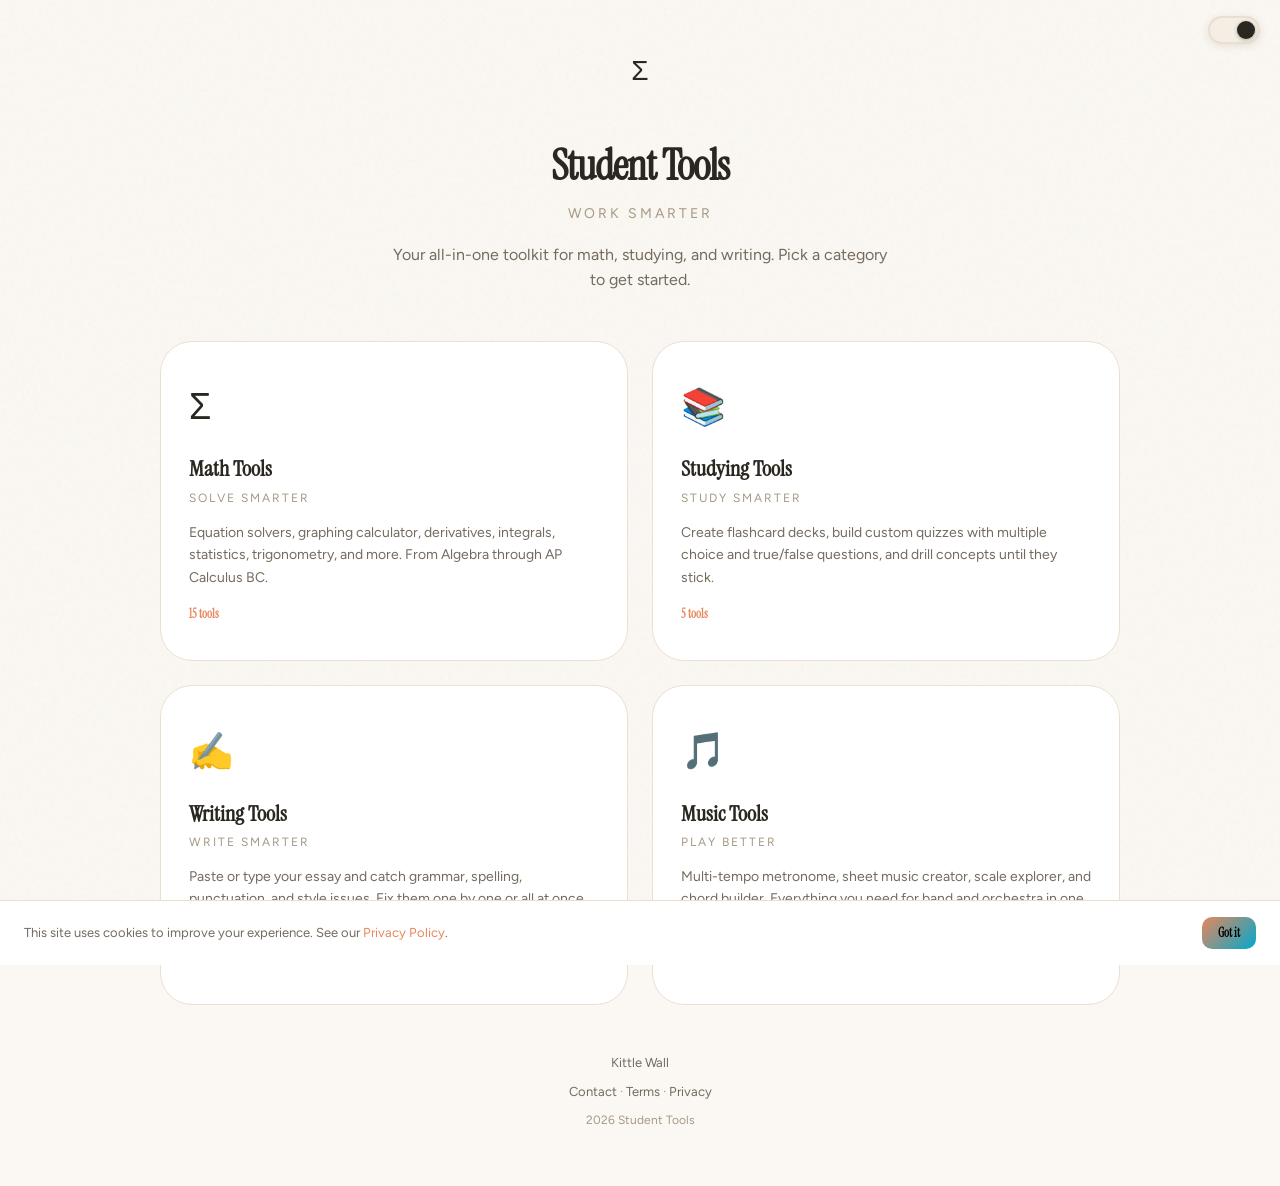
<file: index.html>
<!DOCTYPE html>

<html lang="en">
<head>
  <meta charset="UTF-8">
  <meta name="viewport" content="width=device-width, initial-scale=1.0">
  <title>Student Tools - Work Smarter</title>
  <meta name="description" content="Free student tools: math solvers, study aids, and writing helpers. Work smarter from Algebra through AP Calculus BC.">
  <meta name="keywords" content="student tools, math tools, study tools, writing tools, equation solver, flashcards, grammar checker">
  <meta name="author" content="Student Tools">
  <meta property="og:title" content="Student Tools - Work Smarter">
  <meta property="og:description" content="Free student tools for every course: math, studying, writing, and more.">
  <meta property="og:type" content="website">
    <link rel="canonical" href="https://tools-for-students.com/">  <link rel="stylesheet" href="style.css">
  <script src="theme.js"></script>
</head>
<body>

<div class="theme-switch-wrap">
  <label class="theme-switch" title="Toggle dark/light mode">
    <input type="checkbox" id="theme-toggle-checkbox" onchange="toggleTheme()">
    <span class="theme-switch-slider"></span>
  </label>
</div>

<div class="landing-container">
  <div class="landing-header">
    <div class="logo-icon landing-logo-icon">&#x03A3;</div>
    <h1 class="landing-title">Student Tools</h1>
    <p class="landing-subtitle">Work Smarter</p>
    <p class="landing-desc">Your all-in-one toolkit for math, studying, and writing. Pick a category to get started.</p>
  </div>

  <div class="landing-cards">
    <a href="math.html" class="landing-card landing-card-math">
      <div class="landing-card-icon">&#x03A3;</div>
      <div class="landing-card-title">Math Tools</div>
      <div class="landing-card-sub">Solve Smarter</div>
      <div class="landing-card-desc">Equation solvers, graphing calculator, derivatives, integrals, statistics, trigonometry, and more. From Algebra through AP Calculus BC.</div>
      <div class="landing-card-count">15 tools</div>
    </a>

    <a href="studying.html" class="landing-card landing-card-study">
      <div class="landing-card-icon">&#x1F4DA;</div>
      <div class="landing-card-title">Studying Tools</div>
      <div class="landing-card-sub">Study Smarter</div>
      <div class="landing-card-desc">Create flashcard decks, build custom quizzes with multiple choice and true/false questions, and drill concepts until they stick.</div>
      <div class="landing-card-count">5 tools</div>
    </a>

    <a href="writing.html" class="landing-card landing-card-writing">
      <div class="landing-card-icon">&#x270D;&#xFE0F;</div>
      <div class="landing-card-title">Writing Tools</div>
      <div class="landing-card-sub">Write Smarter</div>
      <div class="landing-card-desc">Paste or type your essay and catch grammar, spelling, punctuation, and style issues. Fix them one by one or all at once.</div>
      <div class="landing-card-count">5 tools</div>
    </a>

    <a href="music.html" class="landing-card landing-card-music">
      <div class="landing-card-icon">&#x1F3B5;</div>
      <div class="landing-card-title">Music Tools</div>
      <div class="landing-card-sub">Play Better</div>
      <div class="landing-card-desc">Multi-tempo metronome, sheet music creator, scale explorer, and chord builder. Everything you need for band and orchestra in one place.</div>
      <div class="landing-card-count">4 tools</div>
    </a>
  </div>

  <div class="landing-footer">
    <p><a href="kittle-wall.html">Kittle Wall</a></p>
    <p><a href="contact.html">Contact</a> &middot; <a href="terms.html">Terms</a> &middot; <a href="privacy.html">Privacy</a></p>
    <p class="landing-copyright">2026 Student Tools</p>
  </div>

</div>

<!-- Invisible context link (bottom left) -->
<a href="text.html" class="context-link" style="color: transparent;">Context</a>

<!-- Cookie consent banner -->
<div class="cookie-banner" id="cookieBanner">
  <span>This site uses cookies to improve your experience. See our <a href="privacy.html">Privacy Policy</a>.</span>
  <button class="btn btn-sm btn-primary" onclick="acceptCookies()">Got it</button>
</div>

<script>
function acceptCookies() {
  document.getElementById('cookieBanner').classList.remove('show');
  localStorage.setItem('cookies_accepted', 'true');
}

window.addEventListener('DOMContentLoaded', function() {
  if (!localStorage.getItem('cookies_accepted')) {
    setTimeout(function() {
      document.getElementById('cookieBanner').classList.add('show');
    }, 1500);
  }
});
</script>

</body>
</html>
</file>
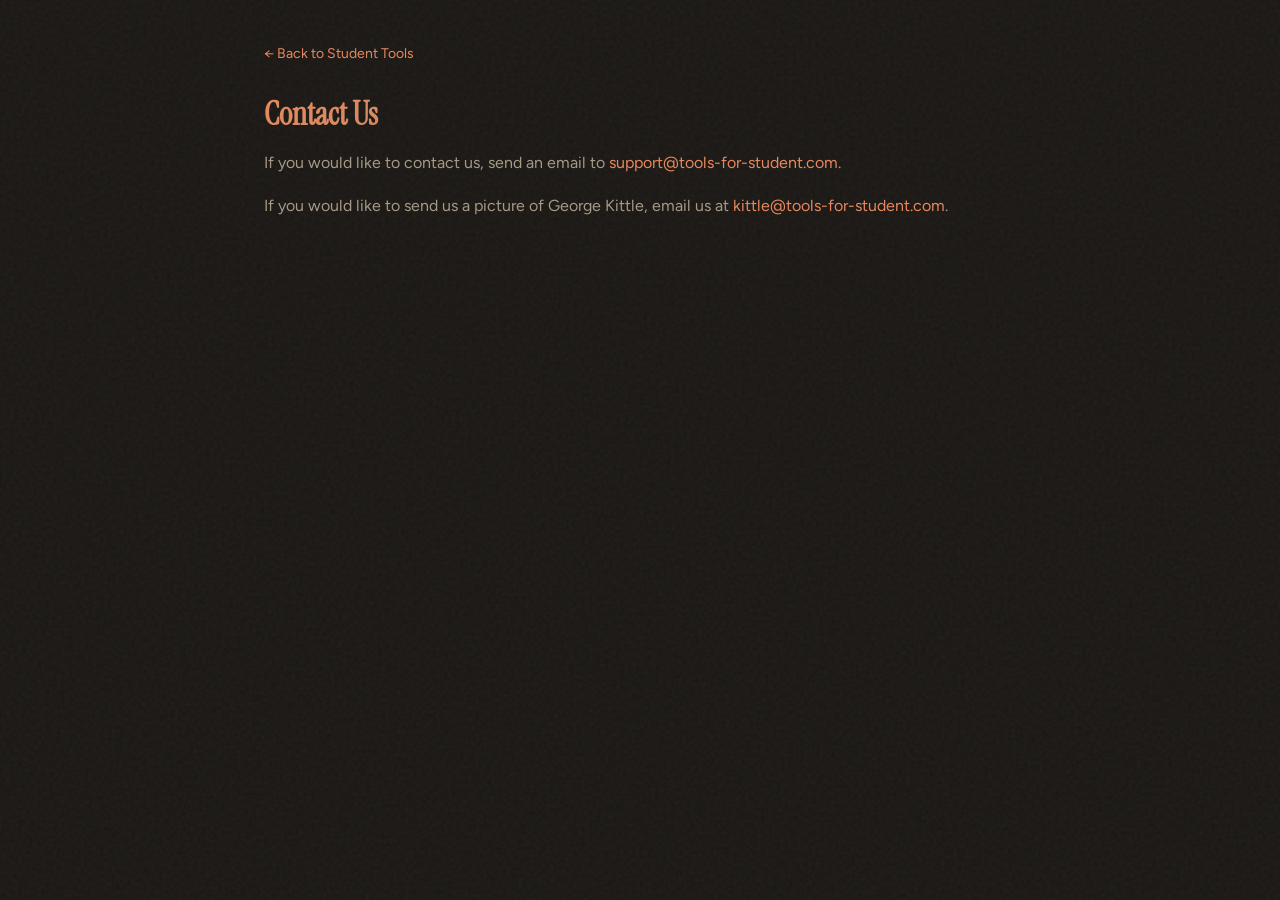
<file: contact.html>
<!DOCTYPE html>
<html lang="en">
<head>
  <meta charset="UTF-8">
  <meta name="viewport" content="width=device-width, initial-scale=1.0">
  <title>Contact Us — Student Tools</title>
  <meta name="description" content="Contact information for Math Tools.">
  <link rel="stylesheet" href="style.css">
</head>
<body>
  <div class="legal-page">
    <a href="index.html" class="legal-back">← Back to Student Tools</a>

    <h1>Contact Us</h1>

    <p>If you would like to contact us, send an email to <a href="mailto:support@tools-for-student.com">support@tools-for-student.com</a>.</p>

    <p>If you would like to send us a picture of George Kittle, email us at <a href="mailto:kittle@tools-for-student.com">kittle@tools-for-student.com</a>.</p>

  </div>
</body>
</html>
</file>
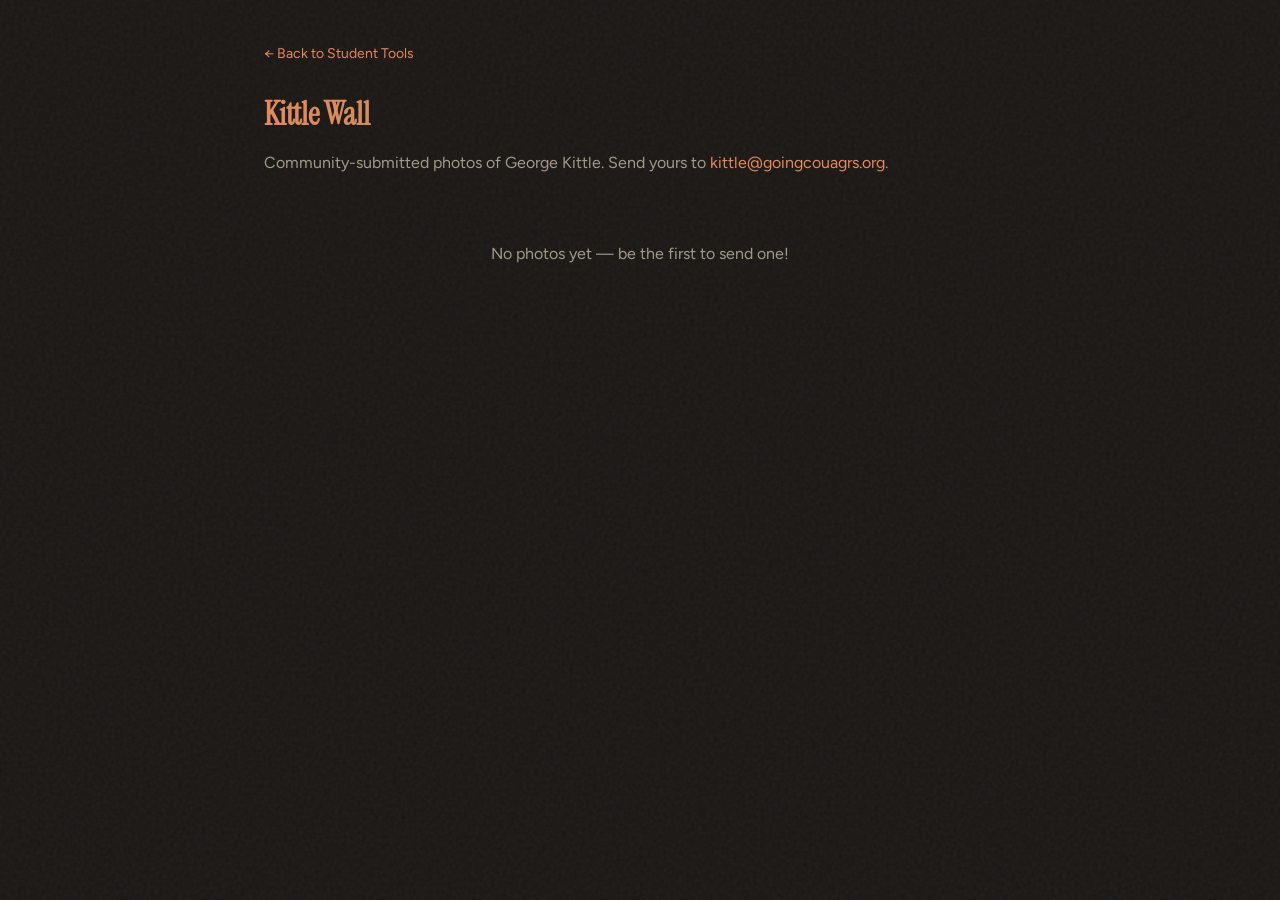
<file: kittle-wall.html>
<!DOCTYPE html>
<html lang="en">
<head>
  <meta charset="UTF-8">
  <meta name="viewport" content="width=device-width, initial-scale=1.0">
  <title>Kittle Wall — Student Tools</title>
  <meta name="description" content="A wall of George Kittle photos submitted by the community.">
  <link rel="stylesheet" href="style.css">
</head>
<body>
  <div class="legal-page">
    <a href="index.html" class="legal-back">← Back to Student Tools</a>

    <h1>Kittle Wall</h1>
    <p style="color: var(--text-secondary); margin-bottom: 8px;">Community-submitted photos of George Kittle. Send yours to <a href="mailto:kittle@goingcouagrs.org">kittle@goingcouagrs.org</a>.</p>

    <div class="kittle-grid" id="kittleGrid"></div>
  </div>

  <script>
    // To add a new image: drop the file into images/kittle/ in the repo,
    // then add the filename to this array.
    const KITTLE_IMAGES = [
      // "kittle1.jpg",
      // "kittle2.png",
    ];

    const grid = document.getElementById('kittleGrid');

    if (KITTLE_IMAGES.length === 0) {
      grid.innerHTML = '<p class="kittle-empty">No photos yet — be the first to send one!</p>';
    } else {
      KITTLE_IMAGES.forEach(function(filename) {
        var card = document.createElement('div');
        card.className = 'kittle-card';
        var img = document.createElement('img');
        img.src = 'images/kittle/' + filename;
        img.alt = 'George Kittle';
        img.loading = 'lazy';
        card.appendChild(img);
        grid.appendChild(card);
      });
    }
  </script>
</body>
</html>
</file>
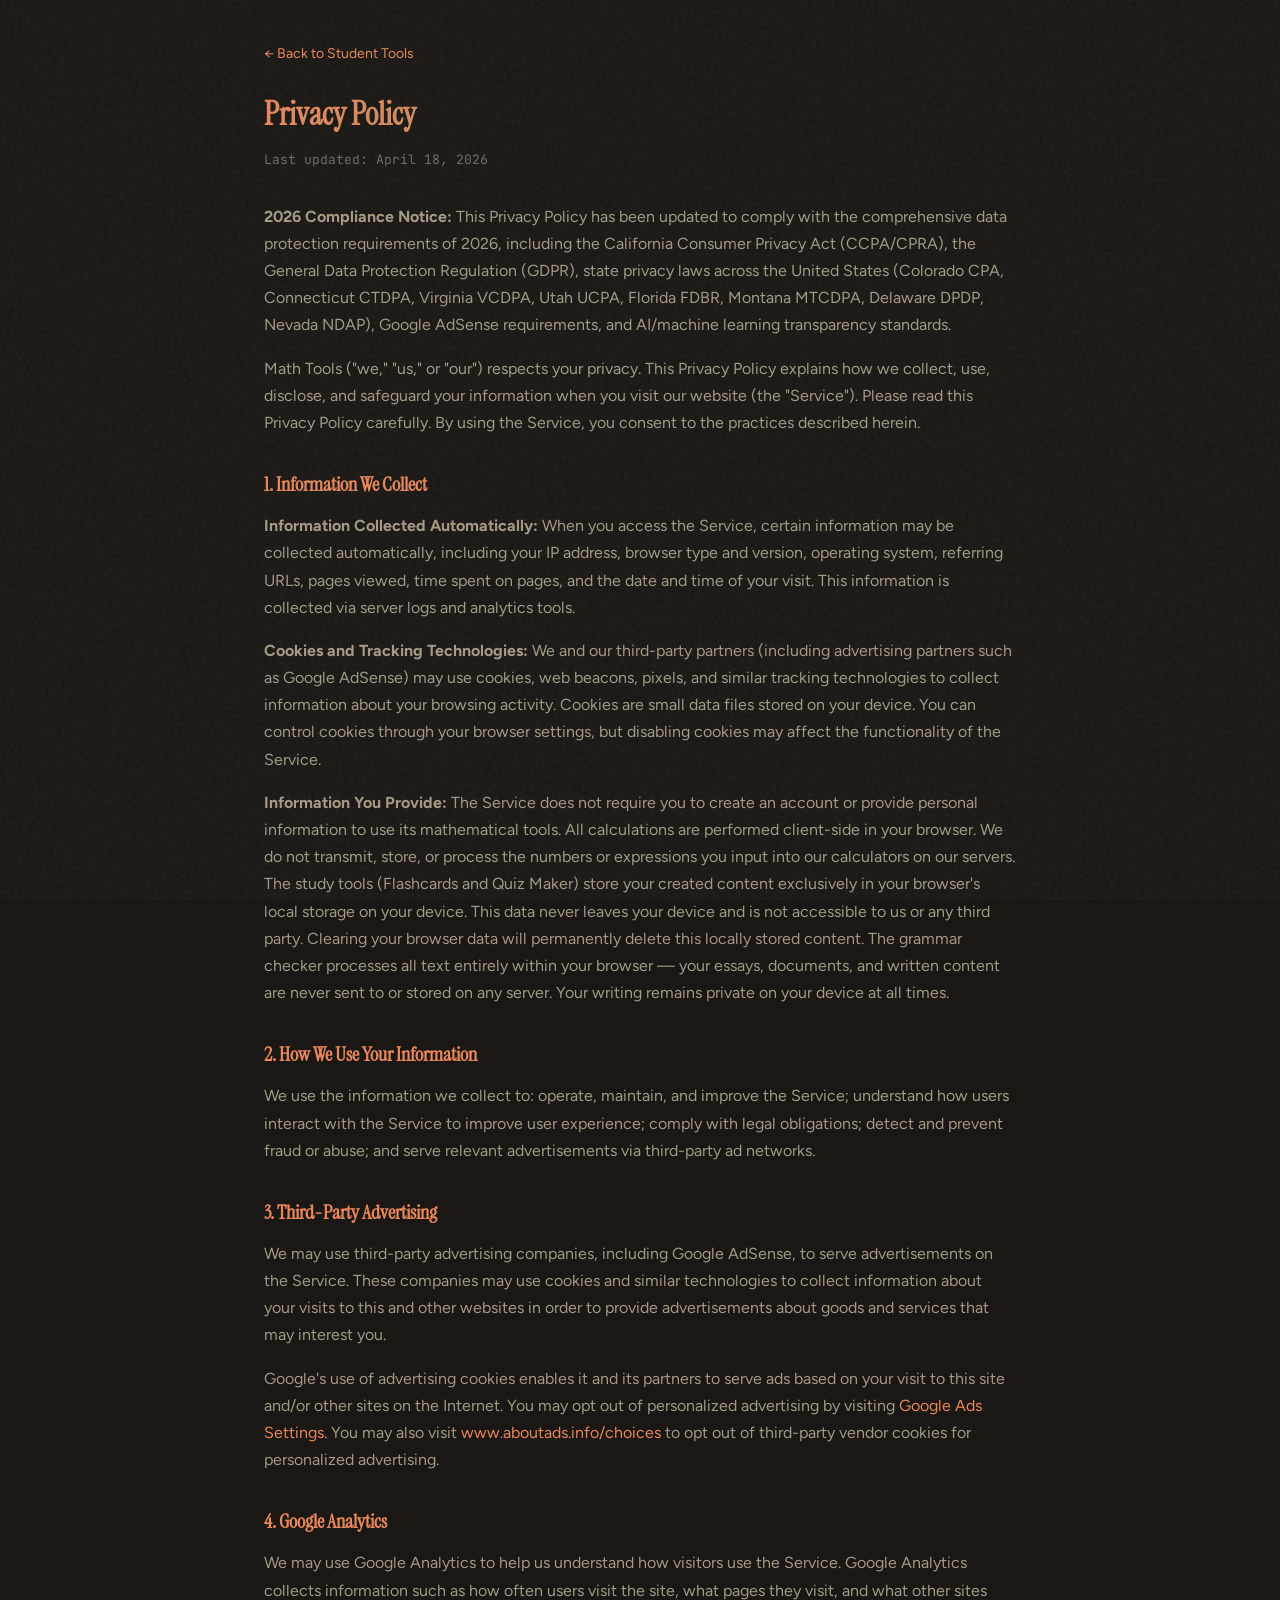
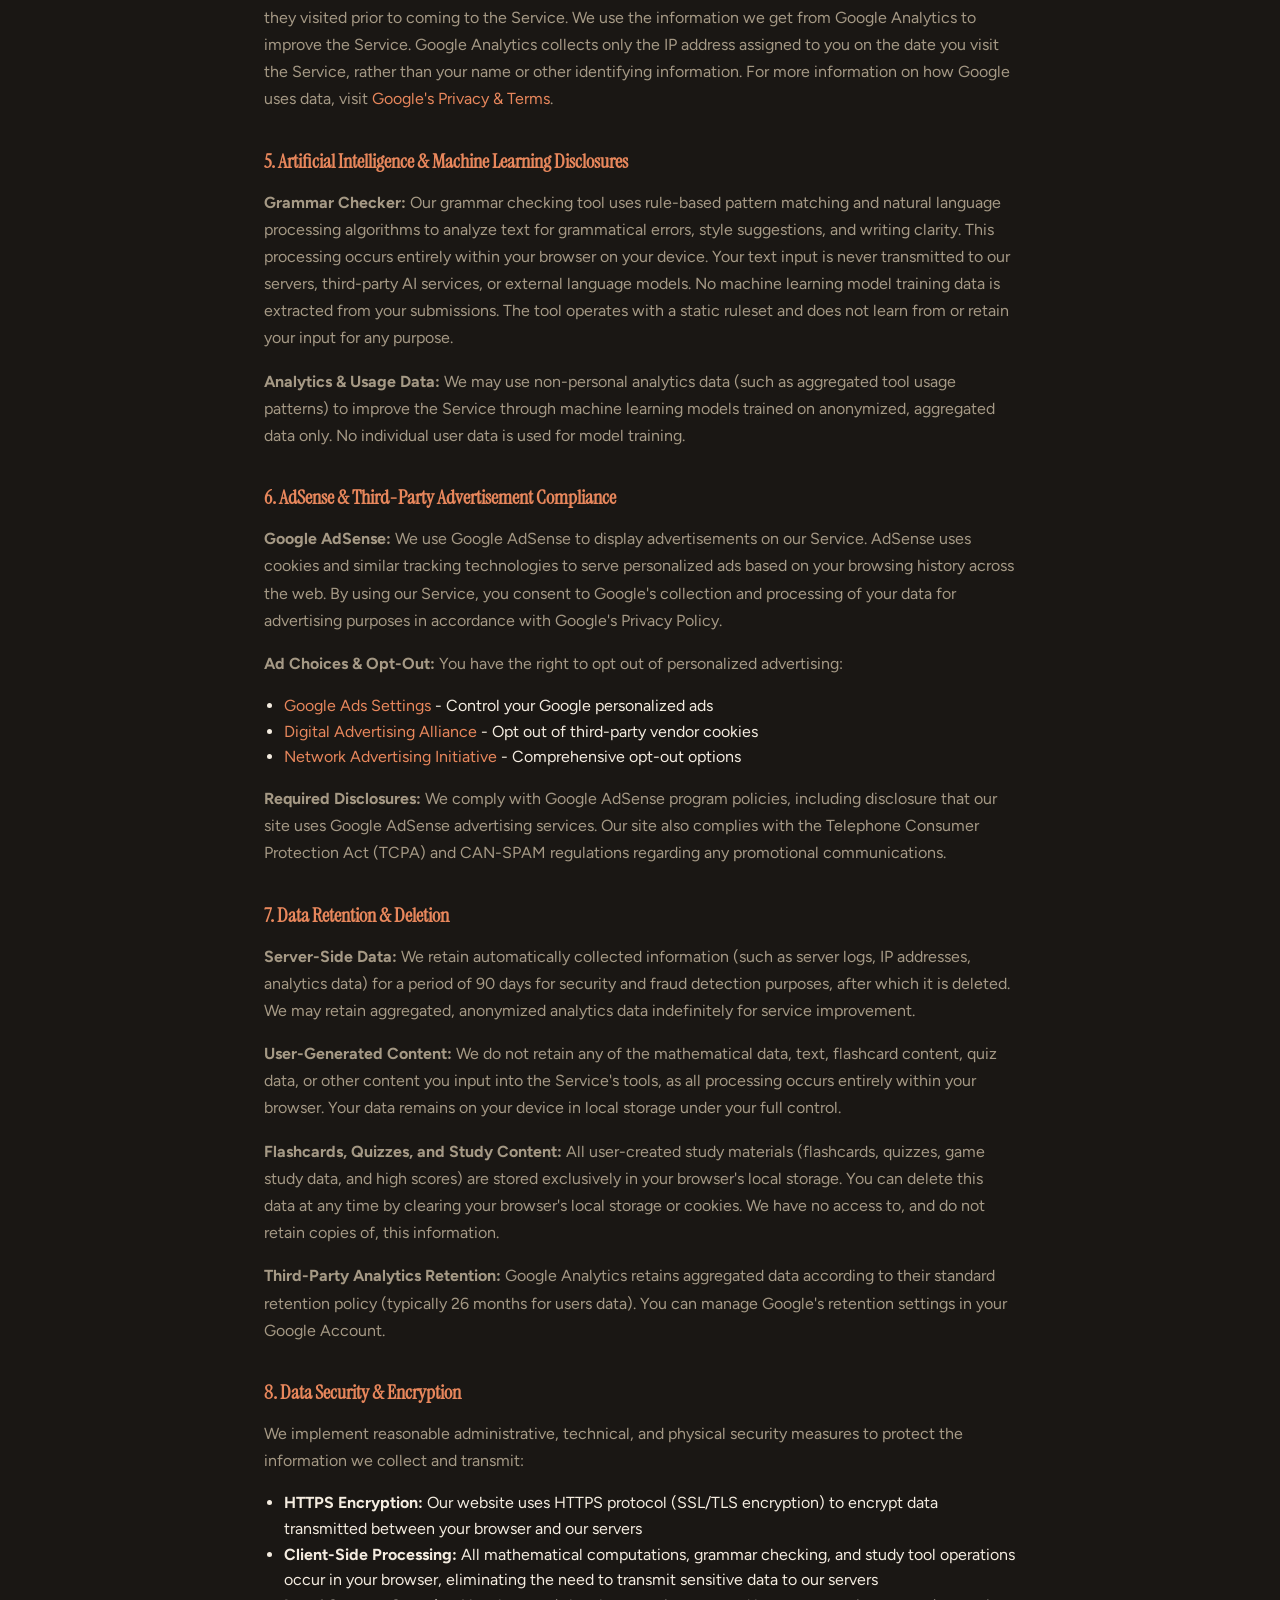
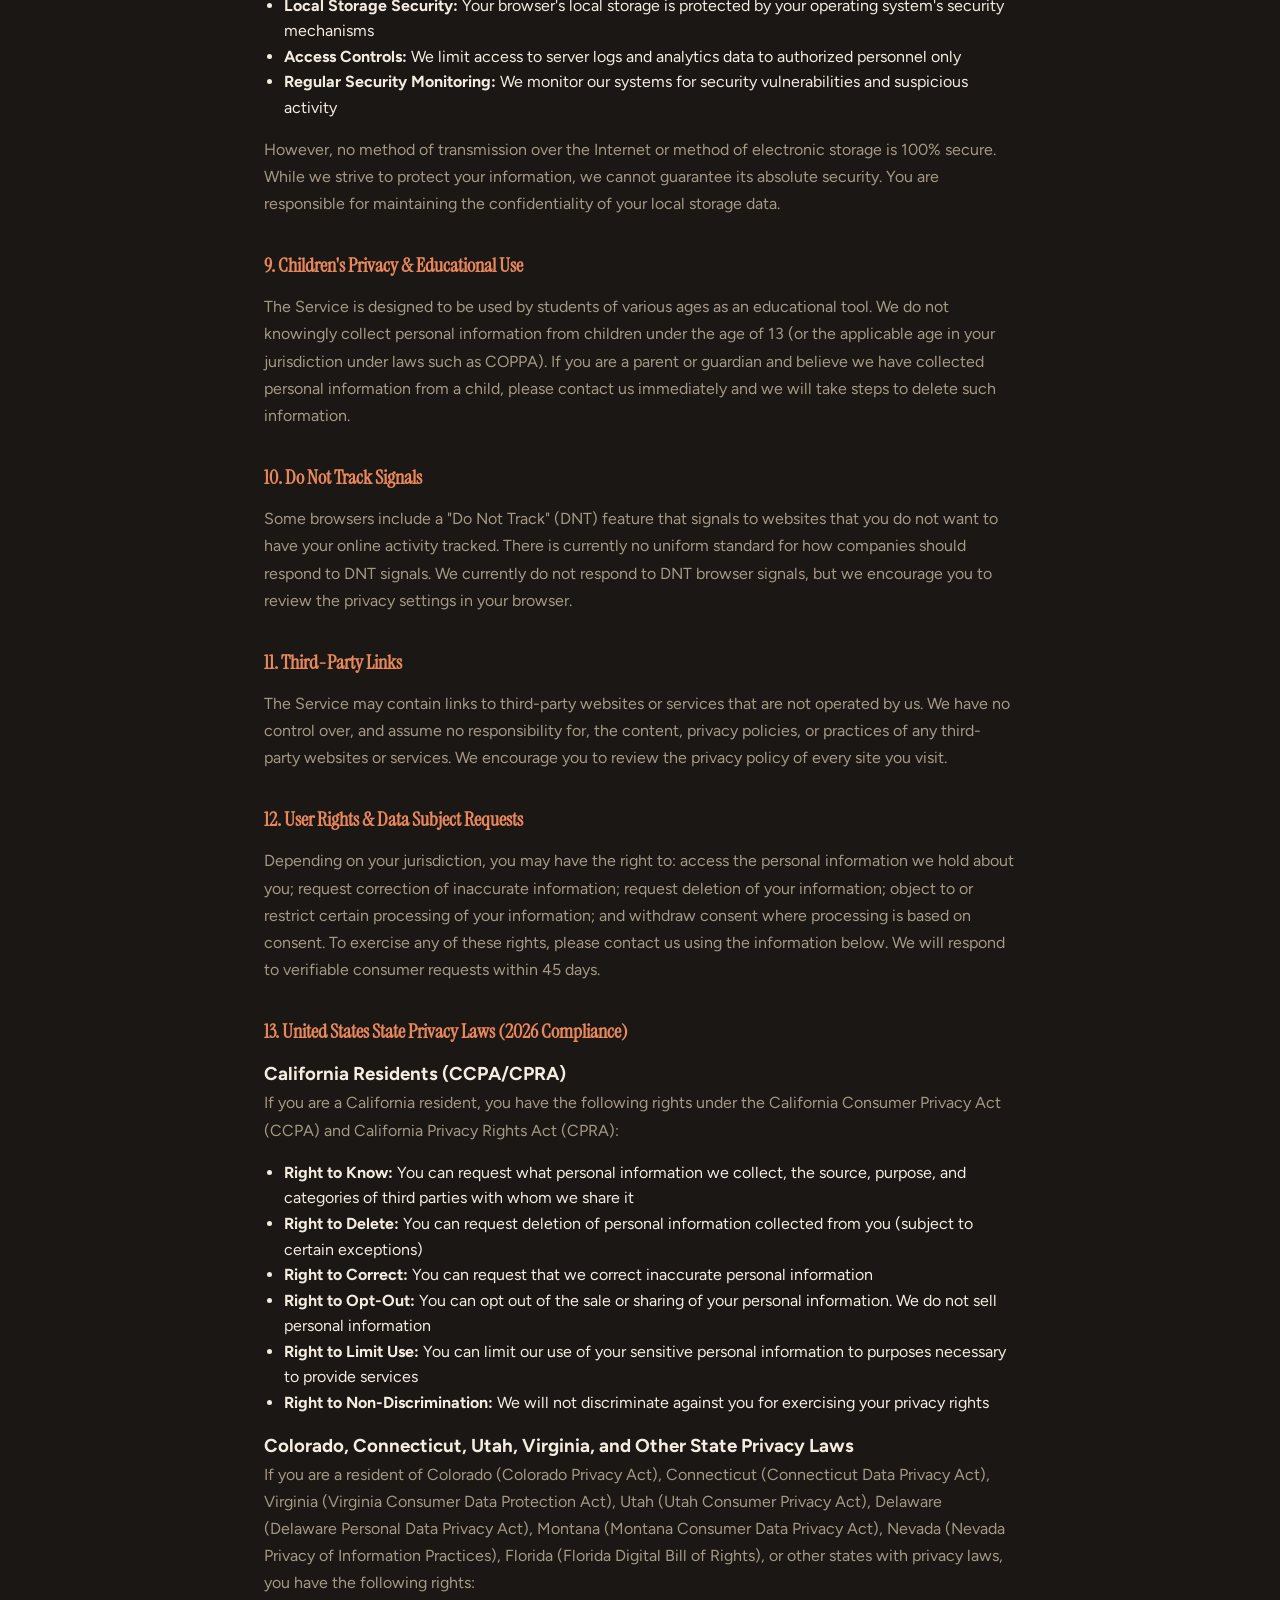
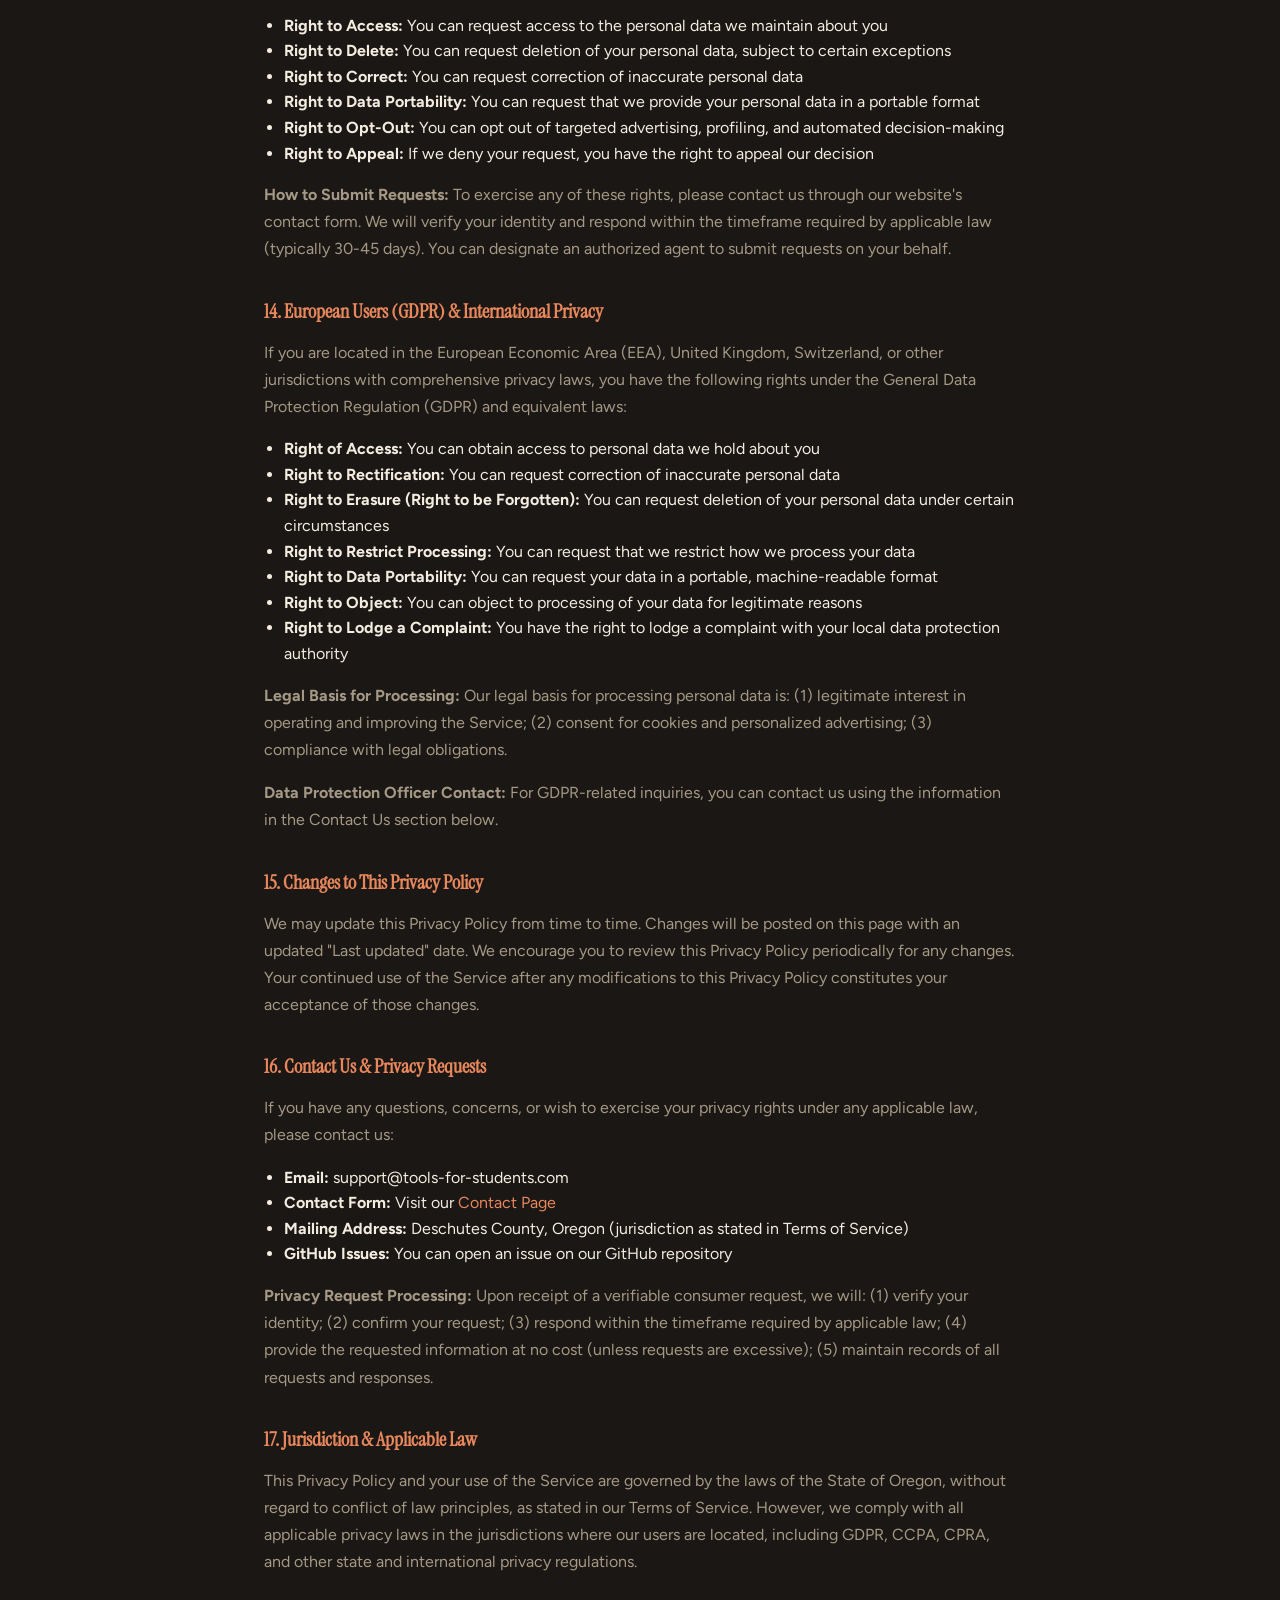
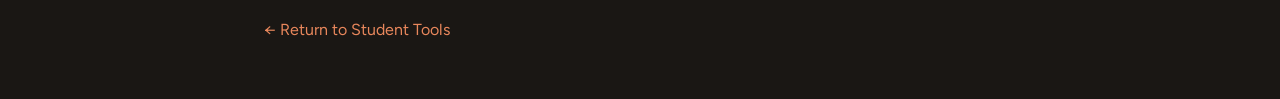
<file: privacy.html>
<!DOCTYPE html>

<html lang="en">
<head>
  <meta charset="UTF-8">
  <meta name="viewport" content="width=device-width, initial-scale=1.0">
  <title>Privacy Policy — Math Tools</title>
  <meta name="description" content="Privacy Policy for Math Tools website.">
  <link rel="stylesheet" href="style.css">
</head>
<body>
  <div class="legal-page">
    <a href="index.html" class="legal-back">← Back to Student Tools</a>

    <h1>Privacy Policy</h1>
<p class="legal-date">Last updated: April 18, 2026</p>

<p><strong>2026 Compliance Notice:</strong> This Privacy Policy has been updated to comply with the comprehensive data protection requirements of 2026, including the California Consumer Privacy Act (CCPA/CPRA), the General Data Protection Regulation (GDPR), state privacy laws across the United States (Colorado CPA, Connecticut CTDPA, Virginia VCDPA, Utah UCPA, Florida FDBR, Montana MTCDPA, Delaware DPDP, Nevada NDAP), Google AdSense requirements, and AI/machine learning transparency standards.</p>

<p>Math Tools ("we," "us," or "our") respects your privacy. This Privacy Policy explains how we collect, use, disclose, and safeguard your information when you visit our website (the "Service"). Please read this Privacy Policy carefully. By using the Service, you consent to the practices described herein.</p>

<h2>1. Information We Collect</h2>

<p><strong>Information Collected Automatically:</strong> When you access the Service, certain information may be collected automatically, including your IP address, browser type and version, operating system, referring URLs, pages viewed, time spent on pages, and the date and time of your visit. This information is collected via server logs and analytics tools.</p>

<p><strong>Cookies and Tracking Technologies:</strong> We and our third-party partners (including advertising partners such as Google AdSense) may use cookies, web beacons, pixels, and similar tracking technologies to collect information about your browsing activity. Cookies are small data files stored on your device. You can control cookies through your browser settings, but disabling cookies may affect the functionality of the Service.</p>

<p><strong>Information You Provide:</strong> The Service does not require you to create an account or provide personal information to use its mathematical tools. All calculations are performed client-side in your browser. We do not transmit, store, or process the numbers or expressions you input into our calculators on our servers. The study tools (Flashcards and Quiz Maker) store your created content exclusively in your browser's local storage on your device. This data never leaves your device and is not accessible to us or any third party. Clearing your browser data will permanently delete this locally stored content. The grammar checker processes all text entirely within your browser — your essays, documents, and written content are never sent to or stored on any server. Your writing remains private on your device at all times.</p>

<h2>2. How We Use Your Information</h2>
<p>We use the information we collect to: operate, maintain, and improve the Service; understand how users interact with the Service to improve user experience; comply with legal obligations; detect and prevent fraud or abuse; and serve relevant advertisements via third-party ad networks.</p>

<h2>3. Third-Party Advertising</h2>
<p>We may use third-party advertising companies, including Google AdSense, to serve advertisements on the Service. These companies may use cookies and similar technologies to collect information about your visits to this and other websites in order to provide advertisements about goods and services that may interest you.</p>
<p>Google's use of advertising cookies enables it and its partners to serve ads based on your visit to this site and/or other sites on the Internet. You may opt out of personalized advertising by visiting <a href="https://www.google.com/settings/ads" target="_blank" rel="noopener">Google Ads Settings</a>. You may also visit <a href="https://www.aboutads.info/choices/" target="_blank" rel="noopener">www.aboutads.info/choices</a> to opt out of third-party vendor cookies for personalized advertising.</p>

<h2>4. Google Analytics</h2>
<p>We may use Google Analytics to help us understand how visitors use the Service. Google Analytics collects information such as how often users visit the site, what pages they visit, and what other sites they visited prior to coming to the Service. We use the information we get from Google Analytics to improve the Service. Google Analytics collects only the IP address assigned to you on the date you visit the Service, rather than your name or other identifying information. For more information on how Google uses data, visit <a href="https://policies.google.com/technologies/partner-sites" target="_blank" rel="noopener">Google's Privacy & Terms</a>.</p>

<h2>5. Artificial Intelligence & Machine Learning Disclosures</h2>
<p><strong>Grammar Checker:</strong> Our grammar checking tool uses rule-based pattern matching and natural language processing algorithms to analyze text for grammatical errors, style suggestions, and writing clarity. This processing occurs entirely within your browser on your device. Your text input is never transmitted to our servers, third-party AI services, or external language models. No machine learning model training data is extracted from your submissions. The tool operates with a static ruleset and does not learn from or retain your input for any purpose.</p>
<p><strong>Analytics & Usage Data:</strong> We may use non-personal analytics data (such as aggregated tool usage patterns) to improve the Service through machine learning models trained on anonymized, aggregated data only. No individual user data is used for model training.</p>

<h2>6. AdSense & Third-Party Advertisement Compliance</h2>
<p><strong>Google AdSense:</strong> We use Google AdSense to display advertisements on our Service. AdSense uses cookies and similar tracking technologies to serve personalized ads based on your browsing history across the web. By using our Service, you consent to Google's collection and processing of your data for advertising purposes in accordance with Google's Privacy Policy.</p>
<p><strong>Ad Choices & Opt-Out:</strong> You have the right to opt out of personalized advertising:</p>
<ul style="margin-left: 20px; margin-bottom: 15px;">
<li><a href="https://www.google.com/settings/ads" target="_blank" rel="noopener">Google Ads Settings</a> - Control your Google personalized ads</li>
<li><a href="https://www.aboutads.info/choices/" target="_blank" rel="noopener">Digital Advertising Alliance</a> - Opt out of third-party vendor cookies</li>
<li><a href="https://www.networkadvertising.org/managing/opt_out.asp" target="_blank" rel="noopener">Network Advertising Initiative</a> - Comprehensive opt-out options</li>
</ul>
<p><strong>Required Disclosures:</strong> We comply with Google AdSense program policies, including disclosure that our site uses Google AdSense advertising services. Our site also complies with the Telephone Consumer Protection Act (TCPA) and CAN-SPAM regulations regarding any promotional communications.</p>

<h2>7. Data Retention & Deletion</h2>
<p><strong>Server-Side Data:</strong> We retain automatically collected information (such as server logs, IP addresses, analytics data) for a period of 90 days for security and fraud detection purposes, after which it is deleted. We may retain aggregated, anonymized analytics data indefinitely for service improvement.</p>
<p><strong>User-Generated Content:</strong> We do not retain any of the mathematical data, text, flashcard content, quiz data, or other content you input into the Service's tools, as all processing occurs entirely within your browser. Your data remains on your device in local storage under your full control.</p>
<p><strong>Flashcards, Quizzes, and Study Content:</strong> All user-created study materials (flashcards, quizzes, game study data, and high scores) are stored exclusively in your browser's local storage. You can delete this data at any time by clearing your browser's local storage or cookies. We have no access to, and do not retain copies of, this information.</p>
<p><strong>Third-Party Analytics Retention:</strong> Google Analytics retains aggregated data according to their standard retention policy (typically 26 months for users data). You can manage Google's retention settings in your Google Account.</p>

<h2>8. Data Security & Encryption</h2>
<p>We implement reasonable administrative, technical, and physical security measures to protect the information we collect and transmit:</p>
<ul style="margin-left: 20px; margin-bottom: 15px;">
<li><strong>HTTPS Encryption:</strong> Our website uses HTTPS protocol (SSL/TLS encryption) to encrypt data transmitted between your browser and our servers</li>
<li><strong>Client-Side Processing:</strong> All mathematical computations, grammar checking, and study tool operations occur in your browser, eliminating the need to transmit sensitive data to our servers</li>
<li><strong>Local Storage Security:</strong> Your browser's local storage is protected by your operating system's security mechanisms</li>
<li><strong>Access Controls:</strong> We limit access to server logs and analytics data to authorized personnel only</li>
<li><strong>Regular Security Monitoring:</strong> We monitor our systems for security vulnerabilities and suspicious activity</li>
</ul>
<p>However, no method of transmission over the Internet or method of electronic storage is 100% secure. While we strive to protect your information, we cannot guarantee its absolute security. You are responsible for maintaining the confidentiality of your local storage data.</p>

<h2>9. Children's Privacy & Educational Use</h2>
<p>The Service is designed to be used by students of various ages as an educational tool. We do not knowingly collect personal information from children under the age of 13 (or the applicable age in your jurisdiction under laws such as COPPA). If you are a parent or guardian and believe we have collected personal information from a child, please contact us immediately and we will take steps to delete such information.</p>

<h2>10. Do Not Track Signals</h2>
<p>Some browsers include a "Do Not Track" (DNT) feature that signals to websites that you do not want to have your online activity tracked. There is currently no uniform standard for how companies should respond to DNT signals. We currently do not respond to DNT browser signals, but we encourage you to review the privacy settings in your browser.</p>

<h2>11. Third-Party Links</h2>
<p>The Service may contain links to third-party websites or services that are not operated by us. We have no control over, and assume no responsibility for, the content, privacy policies, or practices of any third-party websites or services. We encourage you to review the privacy policy of every site you visit.</p>

<h2>12. User Rights & Data Subject Requests</h2>
<p>Depending on your jurisdiction, you may have the right to: access the personal information we hold about you; request correction of inaccurate information; request deletion of your information; object to or restrict certain processing of your information; and withdraw consent where processing is based on consent. To exercise any of these rights, please contact us using the information below. We will respond to verifiable consumer requests within 45 days.</p>

<h2>13. United States State Privacy Laws (2026 Compliance)</h2>

<h3>California Residents (CCPA/CPRA)</h3>
<p>If you are a California resident, you have the following rights under the California Consumer Privacy Act (CCPA) and California Privacy Rights Act (CPRA):</p>
<ul style="margin-left: 20px; margin-bottom: 15px;">
<li><strong>Right to Know:</strong> You can request what personal information we collect, the source, purpose, and categories of third parties with whom we share it</li>
<li><strong>Right to Delete:</strong> You can request deletion of personal information collected from you (subject to certain exceptions)</li>
<li><strong>Right to Correct:</strong> You can request that we correct inaccurate personal information</li>
<li><strong>Right to Opt-Out:</strong> You can opt out of the sale or sharing of your personal information. We do not sell personal information</li>
<li><strong>Right to Limit Use:</strong> You can limit our use of your sensitive personal information to purposes necessary to provide services</li>
<li><strong>Right to Non-Discrimination:</strong> We will not discriminate against you for exercising your privacy rights</li>
</ul>

<h3>Colorado, Connecticut, Utah, Virginia, and Other State Privacy Laws</h3>
<p>If you are a resident of Colorado (Colorado Privacy Act), Connecticut (Connecticut Data Privacy Act), Virginia (Virginia Consumer Data Protection Act), Utah (Utah Consumer Privacy Act), Delaware (Delaware Personal Data Privacy Act), Montana (Montana Consumer Data Privacy Act), Nevada (Nevada Privacy of Information Practices), Florida (Florida Digital Bill of Rights), or other states with privacy laws, you have the following rights:</p>
<ul style="margin-left: 20px; margin-bottom: 15px;">
<li><strong>Right to Access:</strong> You can request access to the personal data we maintain about you</li>
<li><strong>Right to Delete:</strong> You can request deletion of your personal data, subject to certain exceptions</li>
<li><strong>Right to Correct:</strong> You can request correction of inaccurate personal data</li>
<li><strong>Right to Data Portability:</strong> You can request that we provide your personal data in a portable format</li>
<li><strong>Right to Opt-Out:</strong> You can opt out of targeted advertising, profiling, and automated decision-making</li>
<li><strong>Right to Appeal:</strong> If we deny your request, you have the right to appeal our decision</li>
</ul>
<p><strong>How to Submit Requests:</strong> To exercise any of these rights, please contact us through our website's contact form. We will verify your identity and respond within the timeframe required by applicable law (typically 30-45 days). You can designate an authorized agent to submit requests on your behalf.</p>

<h2>14. European Users (GDPR) & International Privacy</h2>
<p>If you are located in the European Economic Area (EEA), United Kingdom, Switzerland, or other jurisdictions with comprehensive privacy laws, you have the following rights under the General Data Protection Regulation (GDPR) and equivalent laws:</p>
<ul style="margin-left: 20px; margin-bottom: 15px;">
<li><strong>Right of Access:</strong> You can obtain access to personal data we hold about you</li>
<li><strong>Right to Rectification:</strong> You can request correction of inaccurate personal data</li>
<li><strong>Right to Erasure (Right to be Forgotten):</strong> You can request deletion of your personal data under certain circumstances</li>
<li><strong>Right to Restrict Processing:</strong> You can request that we restrict how we process your data</li>
<li><strong>Right to Data Portability:</strong> You can request your data in a portable, machine-readable format</li>
<li><strong>Right to Object:</strong> You can object to processing of your data for legitimate reasons</li>
<li><strong>Right to Lodge a Complaint:</strong> You have the right to lodge a complaint with your local data protection authority</li>
</ul>
<p><strong>Legal Basis for Processing:</strong> Our legal basis for processing personal data is: (1) legitimate interest in operating and improving the Service; (2) consent for cookies and personalized advertising; (3) compliance with legal obligations.</p>
<p><strong>Data Protection Officer Contact:</strong> For GDPR-related inquiries, you can contact us using the information in the Contact Us section below.</p>

<h2>15. Changes to This Privacy Policy</h2>
<p>We may update this Privacy Policy from time to time. Changes will be posted on this page with an updated "Last updated" date. We encourage you to review this Privacy Policy periodically for any changes. Your continued use of the Service after any modifications to this Privacy Policy constitutes your acceptance of those changes.</p>

<h2>16. Contact Us & Privacy Requests</h2>
<p>If you have any questions, concerns, or wish to exercise your privacy rights under any applicable law, please contact us:</p>
<ul style="margin-left: 20px; margin-bottom: 15px;">
<li><strong>Email:</strong> support@tools-for-students.com</li>
<li><strong>Contact Form:</strong> Visit our <a href="contact.html">Contact Page</a></li>
<li><strong>Mailing Address:</strong> Deschutes County, Oregon (jurisdiction as stated in Terms of Service)</li>
<li><strong>GitHub Issues:</strong> You can open an issue on our GitHub repository</li>
</ul>
<p><strong>Privacy Request Processing:</strong> Upon receipt of a verifiable consumer request, we will: (1) verify your identity; (2) confirm your request; (3) respond within the timeframe required by applicable law; (4) provide the requested information at no cost (unless requests are excessive); (5) maintain records of all requests and responses.</p>

<h2>17. Jurisdiction & Applicable Law</h2>
<p>This Privacy Policy and your use of the Service are governed by the laws of the State of Oregon, without regard to conflict of law principles, as stated in our Terms of Service. However, we comply with all applicable privacy laws in the jurisdictions where our users are located, including GDPR, CCPA, CPRA, and other state and international privacy regulations.</p>

<p style="margin-top:40px;"><a href="index.html">← Return to Student Tools</a></p>

  </div>
</body>
</html>
</file>
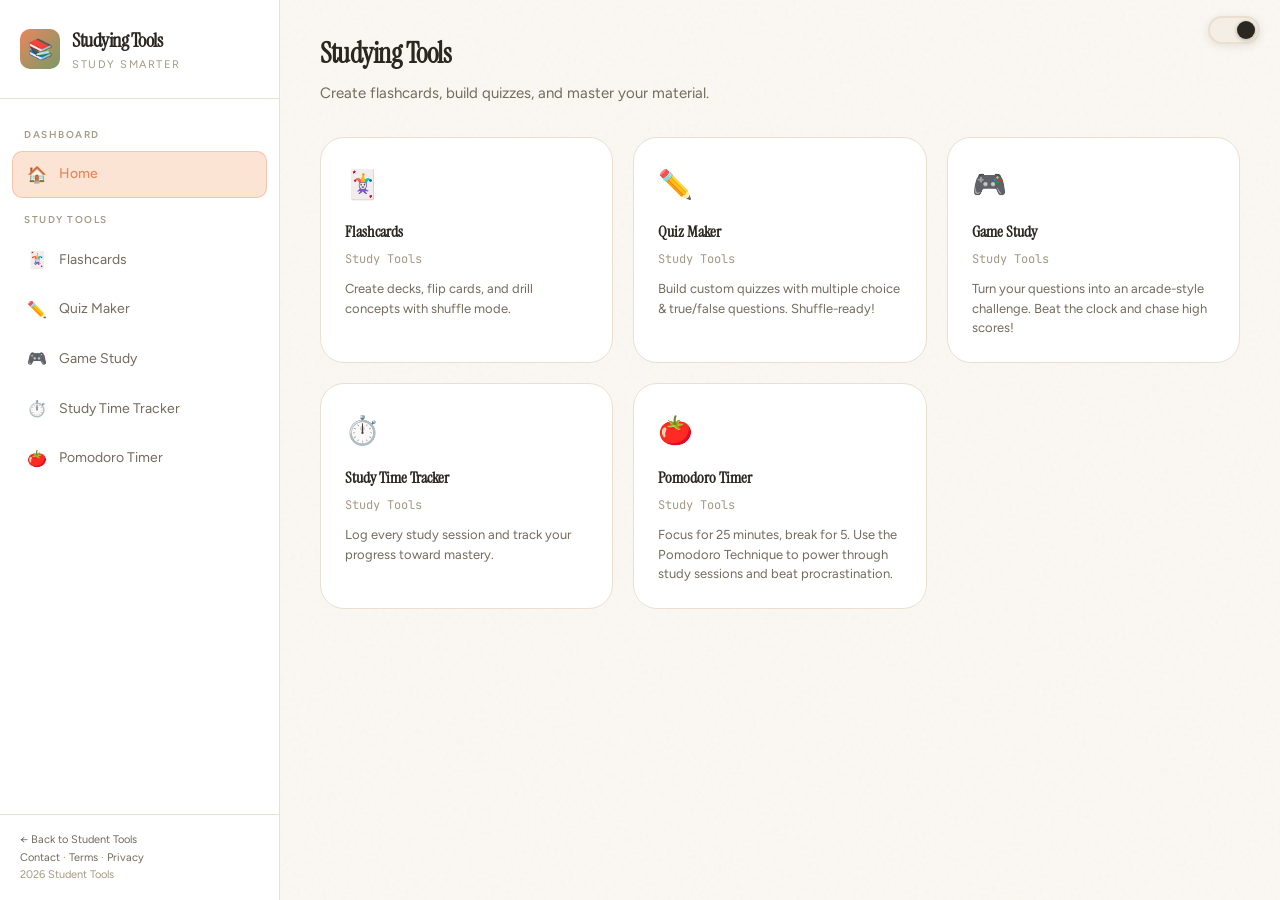
<file: studying.html>
<!DOCTYPE html>
<html lang="en">
<head>
  <meta charset="UTF-8">
  <meta name="viewport" content="width=device-width, initial-scale=1.0">
  <title>Studying Tools - Study Smarter</title>
  <meta name="description" content="Free study tools for students: flashcards and quiz maker. Study smarter with interactive learning.">
  <link rel="stylesheet" href="style.css">
  <script src="theme.js"></script>
</head>
<body>

<button class="mobile-toggle" onclick="toggleSidebar()" aria-label="Toggle menu">&#9776;</button>
<div class="theme-switch-wrap">
  <label class="theme-switch" title="Toggle dark/light mode">
    <input type="checkbox" id="theme-toggle-checkbox" onchange="toggleTheme()">
    <span class="theme-switch-slider"></span>
  </label>
</div>
<div class="mobile-overlay" id="mobileOverlay" onclick="toggleSidebar()"></div>

<div class="app-wrapper">

  <aside class="sidebar" id="sidebar">
    <div class="sidebar-header">
      <a href="index.html" class="sidebar-logo">
        <div class="logo-icon">&#x1F4DA;</div>
        <div>
          <div class="logo-text">Studying Tools</div>
          <div class="logo-sub">Study Smarter</div>
        </div>
      </a>
    </div>

    <nav class="sidebar-nav">
      <div class="nav-section-label">Dashboard</div>
      <div class="nav-item active" data-panel="home" onclick="showPanel('home')">
        <span class="nav-icon">&#x1F3E0;</span> Home
      </div>

      <div class="nav-section-label">Study Tools</div>
      <div class="nav-item" data-panel="flashcards" onclick="showPanel('flashcards')">
        <span class="nav-icon">&#x1F0CF;</span> Flashcards
      </div>
      <div class="nav-item" data-panel="quizmaker" onclick="showPanel('quizmaker')">
        <span class="nav-icon">&#x270F;&#xFE0F;</span> Quiz Maker
      </div>
      <div class="nav-item" data-panel="gamestudy" onclick="showPanel('gamestudy')">
        <span class="nav-icon">&#x1F3AE;</span> Game Study
      </div>
      <div class="nav-item" data-panel="studytime" onclick="showPanel('studytime')">
        <span class="nav-icon">&#x23F1;&#xFE0F;</span> Study Time Tracker
      </div>
      <div class="nav-item" data-panel="pomodoro" onclick="showPanel('pomodoro')">
        <span class="nav-icon">&#x1F345;</span> Pomodoro Timer
      </div>

    </nav>

    <div class="sidebar-footer">
      <a href="index.html">&larr; Back to Student Tools</a><br>
      <a href="contact.html">Contact</a> &middot; <a href="terms.html">Terms</a> &middot; <a href="privacy.html">Privacy</a>
      <br>2026 Student Tools
    </div>
  </aside>

  <main class="main-content">

<!-- ======== HOME ======== -->
<div class="tool-panel active" id="panel-home">
  <div class="main-header">
    <h1>Studying Tools</h1>
    <p>Create flashcards, build quizzes, and master your material.</p>
  </div>

  <div class="home-grid">
    <div class="home-card animate-in" onclick="showPanel('flashcards')">
      <div class="card-emoji">&#x1F0CF;</div>
      <div class="card-name">Flashcards</div>
      <div class="card-courses">Study Tools</div>
      <div class="card-preview">Create decks, flip cards, and drill concepts with shuffle mode.</div>
    </div>
    <div class="home-card animate-in" onclick="showPanel('quizmaker')">
      <div class="card-emoji">&#x270F;&#xFE0F;</div>
      <div class="card-name">Quiz Maker</div>
      <div class="card-courses">Study Tools</div>
      <div class="card-preview">Build custom quizzes with multiple choice &amp; true/false questions. Shuffle-ready!</div>
    </div>
    <div class="home-card animate-in" onclick="showPanel('gamestudy')">
      <div class="card-emoji">&#x1F3AE;</div>
      <div class="card-name">Game Study</div>
      <div class="card-courses">Study Tools</div>
      <div class="card-preview">Turn your questions into an arcade-style challenge. Beat the clock and chase high scores!</div>
    </div>
    <div class="home-card animate-in" onclick="showPanel('studytime')">
      <div class="card-emoji">&#x23F1;&#xFE0F;</div>
      <div class="card-name">Study Time Tracker</div>
      <div class="card-courses">Study Tools</div>
      <div class="card-preview">Log every study session and track your progress toward mastery.</div>
    </div>
    <div class="home-card animate-in" onclick="showPanel('pomodoro')">
      <div class="card-emoji">&#x1F345;</div>
      <div class="card-name">Pomodoro Timer</div>
      <div class="card-courses">Study Tools</div>
      <div class="card-preview">Focus for 25 minutes, break for 5. Use the Pomodoro Technique to power through study sessions and beat procrastination.</div>
    </div>
  </div>
</div>

<!-- ======== FLASHCARDS ======== -->
<div class="tool-panel" id="panel-flashcards">
  <div class="main-header">
    <h1>Flashcards</h1>
    <p>Create decks, add cards, and study them with flip-and-go simplicity.</p>
  </div>

  <!-- Deck List View -->
  <div id="fc-deck-list">
    <div class="deck-grid" id="fc-deck-grid">
      <!-- Decks render here -->
    </div>
  </div>

  <!-- Deck Editor View (hidden by default) -->
  <div id="fc-deck-editor" style="display:none">
    <button class="back-link" onclick="fcBackToDecks()">&#x2190; Back to Decks</button>
    <div class="card">
      <div style="display:flex;align-items:center;justify-content:space-between;flex-wrap:wrap;gap:12px;margin-bottom:20px">
        <div>
          <div class="card-title" id="fc-editor-title">Deck Name</div>
          <div class="card-desc" style="margin-bottom:0" id="fc-editor-count">0 cards</div>
        </div>
        <div class="btn-group" style="margin-top:0">
          <button class="btn btn-primary" onclick="fcStartStudy()">Study Deck</button>
          <button class="btn btn-secondary" onclick="fcShuffleStudy()">Shuffle Study</button>
        </div>
      </div>

      <div class="section-divider"><span>Cards</span></div>

      <div class="card-editor-list" id="fc-card-list">
        <!-- Card rows render here -->
      </div>

      <div style="display:grid;grid-template-columns:1fr 1fr auto;gap:10px;align-items:end;margin-top:16px">
        <div class="form-group" style="margin-bottom:0">
          <label class="form-label">Front (Term)</label>
          <input type="text" class="form-input" id="fc-new-front" placeholder="Term or question">
        </div>
        <div class="form-group" style="margin-bottom:0">
          <label class="form-label">Back (Definition)</label>
          <input type="text" class="form-input" id="fc-new-back" placeholder="Answer or definition">
        </div>
        <button class="btn btn-primary" onclick="fcAddCard()" style="height:44px">+ Add</button>
      </div>
    </div>
  </div>

  <!-- Study Mode View (hidden by default) -->
  <div id="fc-study-mode" style="display:none">
    <button class="back-link" onclick="fcBackToEditor()">&#x2190; Back to Deck</button>
    <div id="fc-shuffle-badge-area" style="text-align:center;margin-bottom:12px"></div>

    <div class="fc-progress" id="fc-study-progress">Card 1 of 1</div>
    <div style="display:flex;justify-content:center">
      <div class="fc-progress-bar"><div class="fc-progress-fill" id="fc-progress-fill" style="width:0%"></div></div>
    </div>

    <div class="flashcard-scene" id="fc-scene" onclick="fcFlip()">
      <div class="flashcard-inner" id="fc-inner">
        <div class="flashcard-face flashcard-front">
          <div class="flashcard-side-label">Front</div>
          <div class="flashcard-text" id="fc-front-text">Term</div>
        </div>
        <div class="flashcard-face flashcard-back">
          <div class="flashcard-side-label">Back</div>
          <div class="flashcard-text" id="fc-back-text">Definition</div>
        </div>
      </div>
    </div>

    <div class="fc-controls">
      <button class="btn btn-secondary" onclick="fcPrev()">&#x2190; Previous</button>
      <button class="btn btn-secondary" onclick="fcFlip()">Flip Card</button>
      <button class="btn btn-primary" onclick="fcNext()">Next &#x2192;</button>
    </div>
    <p style="text-align:center;font-size:12px;color:var(--text-muted)">Click the card or press <kbd style="background:var(--bg-input);padding:2px 6px;border-radius:4px;border:1px solid var(--border-subtle)">Space</kbd> to flip. Use <kbd style="background:var(--bg-input);padding:2px 6px;border-radius:4px;border:1px solid var(--border-subtle)">&#x2190;</kbd> <kbd style="background:var(--bg-input);padding:2px 6px;border-radius:4px;border:1px solid var(--border-subtle)">&#x2192;</kbd> to navigate.</p>
  </div>
</div>

<!-- ======== QUIZ MAKER ======== -->
<div class="tool-panel" id="panel-quizmaker">
  <div class="main-header">
    <h1>Quiz Maker</h1>
    <p>Build custom quizzes, take them, and get instant results.</p>
  </div>

  <!-- Quiz List View -->
  <div id="qz-quiz-list">
    <div class="deck-grid" id="qz-quiz-grid">
      <!-- Quizzes render here -->
    </div>
  </div>

  <!-- Quiz Editor View -->
  <div id="qz-editor" style="display:none">
    <button class="back-link" onclick="qzBackToList()">&#x2190; Back to Quizzes</button>
    <div class="card">
      <div style="display:flex;align-items:center;justify-content:space-between;flex-wrap:wrap;gap:12px;margin-bottom:20px">
        <div>
          <div class="card-title" id="qz-editor-title">Quiz Name</div>
          <div class="card-desc" style="margin-bottom:0" id="qz-editor-count">0 questions</div>
        </div>
        <div class="btn-group" style="margin-top:0">
          <button class="btn btn-primary" onclick="qzStartQuiz()">Take Quiz</button>
          <button class="btn btn-secondary" onclick="qzShuffleQuiz()">Shuffle Take</button>
        </div>
      </div>

      <div class="section-divider"><span>Questions</span></div>

      <div id="qz-question-editor-list">
        <!-- Question editor blocks render here -->
      </div>

      <div class="btn-group" style="margin-top:20px">
        <button class="btn btn-secondary" onclick="qzAddQuestion('mc')">+ Multiple Choice</button>
        <button class="btn btn-secondary" onclick="qzAddQuestion('tf')">+ True / False</button>
      </div>
    </div>
  </div>

  <!-- Quiz Taking View -->
  <div id="qz-take-mode" style="display:none">
    <button class="back-link" onclick="qzBackToEditor()">&#x2190; Back to Editor</button>
    <div id="qz-shuffle-badge-area" style="text-align:center;margin-bottom:12px"></div>
    <div id="qz-questions-container">
      <!-- Questions render here during quiz -->
    </div>
    <div class="btn-group" style="justify-content:center;margin-top:24px">
      <button class="btn btn-primary" id="qz-submit-btn" onclick="qzSubmit()" style="min-width:200px">Submit Quiz</button>
    </div>
  </div>

  <!-- Quiz Results View -->
  <div id="qz-results" style="display:none">
    <button class="back-link" onclick="qzBackToEditor()">&#x2190; Back to Editor</button>
    <div class="quiz-score-box" id="qz-score-box">
      <!-- Score renders here -->
    </div>
    <div id="qz-results-review">
      <!-- Reviewed questions render here -->
    </div>
    <div class="btn-group" style="justify-content:center;margin-top:24px">
      <button class="btn btn-primary" onclick="qzStartQuiz()">Retake Quiz</button>
      <button class="btn btn-secondary" onclick="qzBackToEditor()">Edit Quiz</button>
    </div>
  </div>
</div>


<!-- ======== GAME STUDY ======== -->
<div class="tool-panel" id="panel-gamestudy">
  <div class="main-header">
    <h1>Game Study &mdash; Quiz Blaster</h1>
    <p>Turn any question set into a fast-paced arcade challenge. Load your own questions or pick a saved quiz, then race the clock!</p>
  </div>

  <!-- Setup View -->
  <div id="gs-setup-view">
    <div class="card">
      <div class="card-title">Pick Your Question Source</div>
      <div class="card-desc">Choose a saved quiz, paste questions, or upload a file. Then hit Start.</div>

      <div class="gs-source-tabs">
        <button class="gs-tab-btn active" onclick="gsSwitchTab('quiz', this)">&#x1F4DA; Use Saved Quiz</button>
        <button class="gs-tab-btn" onclick="gsSwitchTab('paste', this)">&#x1F4DD; Paste Questions</button>
        <button class="gs-tab-btn" onclick="gsSwitchTab('upload', this)">&#x1F4C1; Upload File</button>
      </div>

      <!-- Tab: Saved Quiz -->
      <div class="gs-tab-panel active" id="gs-tab-quiz">
        <div class="form-group">
          <label class="form-label">Select a quiz</label>
          <select class="form-input" id="gs-quiz-select"></select>
        </div>
        <p class="gs-hint">Don't have quizzes? Build one in <a href="#" onclick="showPanel('quizmaker');return false;">Quiz Maker</a> first.</p>
      </div>

      <!-- Tab: Paste -->
      <div class="gs-tab-panel" id="gs-tab-paste">
        <div class="form-group">
          <label class="form-label">Paste your questions (one per line)</label>
          <textarea class="form-input" id="gs-paste-input" rows="8" placeholder="Question | Correct Answer | Wrong1 | Wrong2 | Wrong3
Capital of France? | Paris | London | Berlin | Madrid
2 + 2 | 4 | 3 | 5 | 22"></textarea>
        </div>
        <p class="gs-hint">Format per line: <code>Question | CorrectAnswer | WrongAnswer | WrongAnswer | WrongAnswer</code>. Separate fields with <code>|</code> (pipe). Minimum: question + correct + one wrong.</p>
      </div>

      <!-- Tab: Upload -->
      <div class="gs-tab-panel" id="gs-tab-upload">
        <div class="form-group">
          <label class="form-label">Upload a .txt, .csv, or .json file</label>
          <input type="file" class="form-input" id="gs-file-input" accept=".txt,.csv,.json" onchange="gsHandleFile(event)">
        </div>
        <p class="gs-hint">
          Supported formats:<br>
          &bull; <b>TXT/CSV</b>: one question per line, fields separated by <code>|</code> or <code>,</code>.<br>
          &bull; <b>JSON</b>: array of <code>{question, correct, wrong:[...]}</code> or <code>{question, options:[...], correct:0}</code>.
        </p>
        <div id="gs-upload-status" class="gs-hint" style="margin-top:10px"></div>
      </div>

      <div class="section-divider"><span>Game Settings</span></div>

      <div class="gs-settings-row">
        <div class="form-group">
          <label class="form-label">Game Mode</label>
          <select class="form-input" id="gs-mode">
            <option value="time">Beat the Clock (60s)</option>
            <option value="lives">Survival (3 Lives)</option>
            <option value="sprint">Sprint (all questions, no timer)</option>
          </select>
        </div>
        <div class="form-group">
          <label class="form-label">Difficulty (time per question)</label>
          <select class="form-input" id="gs-difficulty">
            <option value="15">Easy &mdash; 15s per Q</option>
            <option value="10" selected>Normal &mdash; 10s per Q</option>
            <option value="6">Hard &mdash; 6s per Q</option>
            <option value="4">Insane &mdash; 4s per Q</option>
          </select>
        </div>
      </div>

      <div class="btn-group" style="justify-content:center;margin-top:20px">
        <button class="btn btn-primary" onclick="gsStartGame()" style="min-width:180px;font-size:16px">&#x25B6; Start Game</button>
      </div>

      <div class="gs-highscore-card" id="gs-highscore-display">
        <div class="gs-hs-label">&#x1F3C6; High Score</div>
        <div class="gs-hs-value" id="gs-hs-value">0</div>
      </div>
    </div>
  </div>

  <!-- Play View -->
  <div id="gs-play-view" style="display:none">
    <div class="gs-hud">
      <div class="gs-hud-item">
        <div class="gs-hud-label">Score</div>
        <div class="gs-hud-value" id="gs-score">0</div>
      </div>
      <div class="gs-hud-item">
        <div class="gs-hud-label">Streak</div>
        <div class="gs-hud-value" id="gs-streak">&times;1</div>
      </div>
      <div class="gs-hud-item">
        <div class="gs-hud-label" id="gs-center-label">Time</div>
        <div class="gs-hud-value" id="gs-center-value">60</div>
      </div>
      <div class="gs-hud-item">
        <div class="gs-hud-label">Lives</div>
        <div class="gs-hud-value" id="gs-lives">&hearts;&hearts;&hearts;</div>
      </div>
      <div class="gs-hud-item">
        <div class="gs-hud-label">Q</div>
        <div class="gs-hud-value" id="gs-qcount">0</div>
      </div>
    </div>

    <div class="gs-timer-bar-wrap">
      <div class="gs-timer-bar" id="gs-timer-bar"></div>
    </div>

    <div class="gs-stage" id="gs-stage">
      <div class="gs-question-card" id="gs-question-card">
        <div class="gs-q-text" id="gs-question-text">Loading...</div>
      </div>

      <div class="gs-options-grid" id="gs-options-grid"></div>

      <div class="gs-feedback" id="gs-feedback"></div>
    </div>

    <div class="btn-group" style="justify-content:center;margin-top:16px">
      <button class="btn btn-secondary" onclick="gsQuit()">End Game</button>
    </div>
  </div>

  <!-- Game Over View -->
  <div id="gs-over-view" style="display:none">
    <div class="gs-gameover-box">
      <div class="gs-gameover-title" id="gs-over-title">Game Over</div>
      <div class="gs-gameover-score" id="gs-over-score">0</div>
      <div class="gs-gameover-msg" id="gs-over-msg"></div>
      <div class="gs-gameover-stats" id="gs-over-stats"></div>
      <div class="btn-group" style="justify-content:center;margin-top:20px">
        <button class="btn btn-primary" onclick="gsStartGame()">Play Again</button>
        <button class="btn btn-secondary" onclick="gsBackToSetup()">Change Setup</button>
      </div>
    </div>
  </div>
</div>

<!-- ======== STUDY TIME TRACKER ======== -->
<div class="tool-panel" id="panel-studytime">
  <div class="main-header">
    <h1>Study Time Tracker</h1>
    <p>Log every session. Watch your total study time grow.</p>
  </div>

  <!-- Session List View -->
  <div id="st-list-view">
    <div class="st-stats-grid" id="st-stats-grid"></div>
    <div class="section-divider"><span>Sessions</span></div>
    <div class="btn-group" style="justify-content:center;margin-bottom:20px">
      <button class="btn btn-primary" onclick="stCreateSession()" style="min-width:220px">+ New Study Session</button>
    </div>
    <div class="st-session-grid" id="st-session-grid"></div>
  </div>

  <!-- Active Session View -->
  <div id="st-active-view" style="display:none">
    <div class="st-session-container">
      <div class="st-active-name" id="st-active-name">Session</div>
      <div class="st-timer-display" id="st-timer-display">00:00:00</div>
      <div class="st-paused-label" id="st-paused-label">PAUSED</div>
      <div class="st-controls">
        <button class="btn btn-secondary" id="st-pause-btn" onclick="stTogglePause()">Pause</button>
        <button class="btn btn-danger" onclick="stEndSession()">End Session</button>
      </div>
    </div>
  </div>
</div>


<!-- ======== POMODORO TIMER ======== -->
<div class="tool-panel" id="panel-pomodoro">
  <div class="main-header">
    <h1>Pomodoro Timer</h1>
    <p>25 minutes of focus, 5 minutes of rest. Beat procrastination one session at a time.</p>
  </div>

  <div style="display:grid;grid-template-columns:1fr 1fr;gap:20px;margin-bottom:20px">

    <!-- Timer Card -->
    <div class="card" style="grid-column:1/-1;text-align:center">
      <div class="pom-phase-label" id="pom-phase-label">Work Session</div>
      <div class="pom-round-label" id="pom-round-label">Round 1 of 4</div>

      <!-- SVG Circular Progress -->
      <div class="pom-ring-wrap">
        <svg class="pom-ring" viewBox="0 0 200 200">
          <circle class="pom-ring-bg" cx="100" cy="100" r="85"/>
          <circle class="pom-ring-fill" id="pom-ring-fill" cx="100" cy="100" r="85"
            stroke-dasharray="534" stroke-dashoffset="0"/>
        </svg>
        <div class="pom-time-display" id="pom-time-display">25:00</div>
      </div>

      <div class="btn-group" style="justify-content:center;margin-top:20px">
        <button class="btn btn-primary" id="pom-start-btn" onclick="pomStart()" style="min-width:130px">&#9654; Start</button>
        <button class="btn btn-secondary" id="pom-pause-btn" onclick="pomPause()" style="min-width:130px" disabled>&#9646;&#9646; Pause</button>
        <button class="btn btn-secondary" onclick="pomReset()" style="min-width:100px">&#8635; Reset</button>
      </div>

      <div class="pom-skip-wrap">
        <button class="btn btn-secondary btn-sm" onclick="pomSkip()">Skip Phase &#8594;</button>
      </div>
    </div>

    <!-- Settings Card -->
    <div class="card">
      <div class="card-title">Session Settings</div>
      <div class="card-desc">Customise durations (in minutes). Changes apply on next reset.</div>
      <div class="form-group">
        <label class="form-label">Work Duration (min)</label>
        <input type="number" class="form-input" id="pom-set-work" value="25" min="1" max="90">
      </div>
      <div class="form-group">
        <label class="form-label">Short Break (min)</label>
        <input type="number" class="form-input" id="pom-set-short" value="5" min="1" max="30">
      </div>
      <div class="form-group">
        <label class="form-label">Long Break (min)</label>
        <input type="number" class="form-input" id="pom-set-long" value="15" min="5" max="60">
      </div>
      <div class="form-group">
        <label class="form-label">Rounds before Long Break</label>
        <input type="number" class="form-input" id="pom-set-rounds" value="4" min="2" max="8">
      </div>
      <div class="btn-group">
        <button class="btn btn-secondary" onclick="pomApplySettings()">Apply &amp; Reset</button>
      </div>
    </div>

    <!-- Stats Card -->
    <div class="card">
      <div class="card-title">Today&#x2019;s Stats</div>
      <div class="card-desc">Resets when you close the tab.</div>
      <div class="pom-stats-grid">
        <div class="pom-stat-box">
          <div class="pom-stat-value" id="pom-stat-sessions">0</div>
          <div class="pom-stat-label">Pomodoros</div>
        </div>
        <div class="pom-stat-box">
          <div class="pom-stat-value" id="pom-stat-focus">0 min</div>
          <div class="pom-stat-label">Focus Time</div>
        </div>
        <div class="pom-stat-box">
          <div class="pom-stat-value" id="pom-stat-breaks">0</div>
          <div class="pom-stat-label">Breaks Taken</div>
        </div>
        <div class="pom-stat-box">
          <div class="pom-stat-value" id="pom-stat-streak">0</div>
          <div class="pom-stat-label">Best Streak</div>
        </div>
      </div>

      <div class="section-divider" style="margin-top:20px"><span>Technique Guide</span></div>
      <ol class="pom-guide">
        <li>Pick one task to work on.</li>
        <li>Work for <strong>25 minutes</strong> without interruptions.</li>
        <li>Take a <strong>5-minute</strong> short break.</li>
        <li>After <strong>4 rounds</strong>, enjoy a <strong>15-minute</strong> long break.</li>
        <li>Repeat until the work is done.</li>
      </ol>
    </div>

  </div>
</div>

  </main>
</div>

<!-- Cookie consent banner -->
<div class="cookie-banner" id="cookieBanner">
  <span>This site uses cookies to improve your experience. See our <a href="privacy.html">Privacy Policy</a>.</span>
  <button class="btn btn-sm btn-primary" onclick="acceptCookies()">Got it</button>
</div>

<script src="app.js"></script>
</body>
</html>
</file>
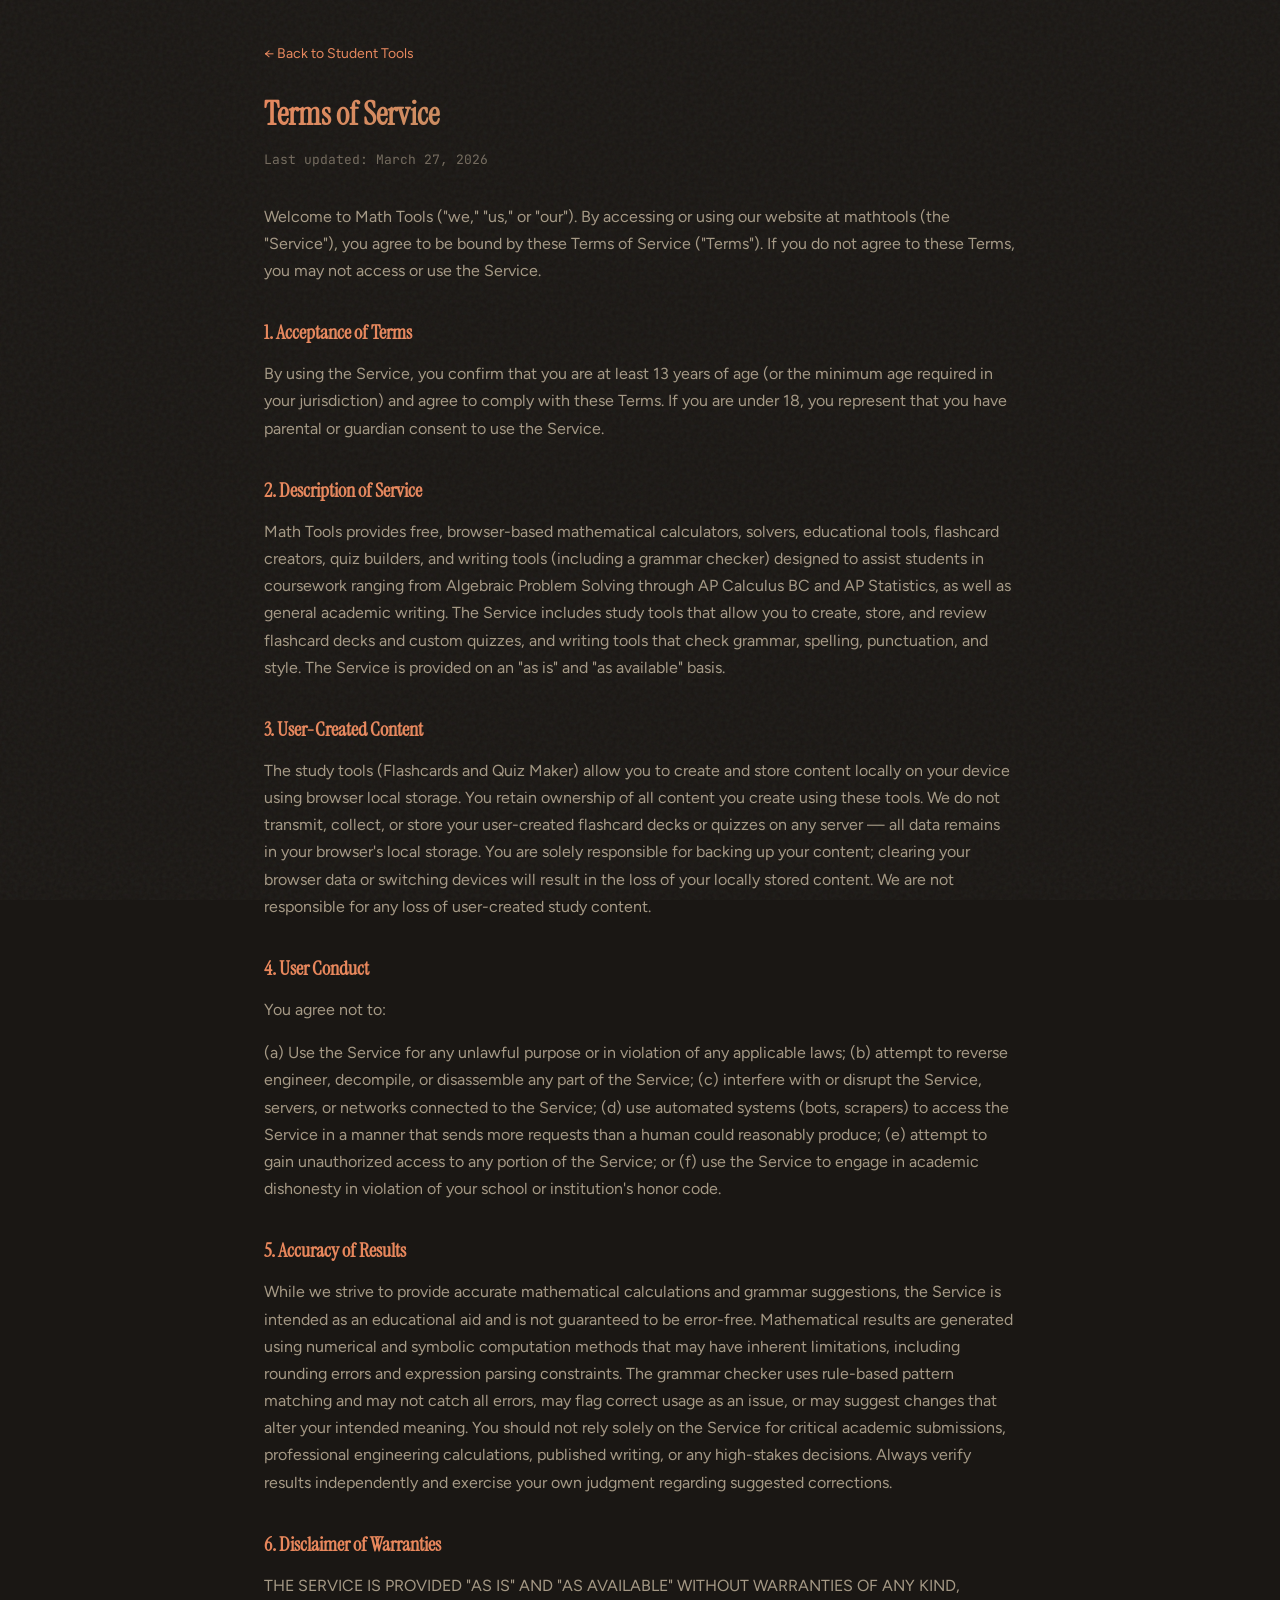
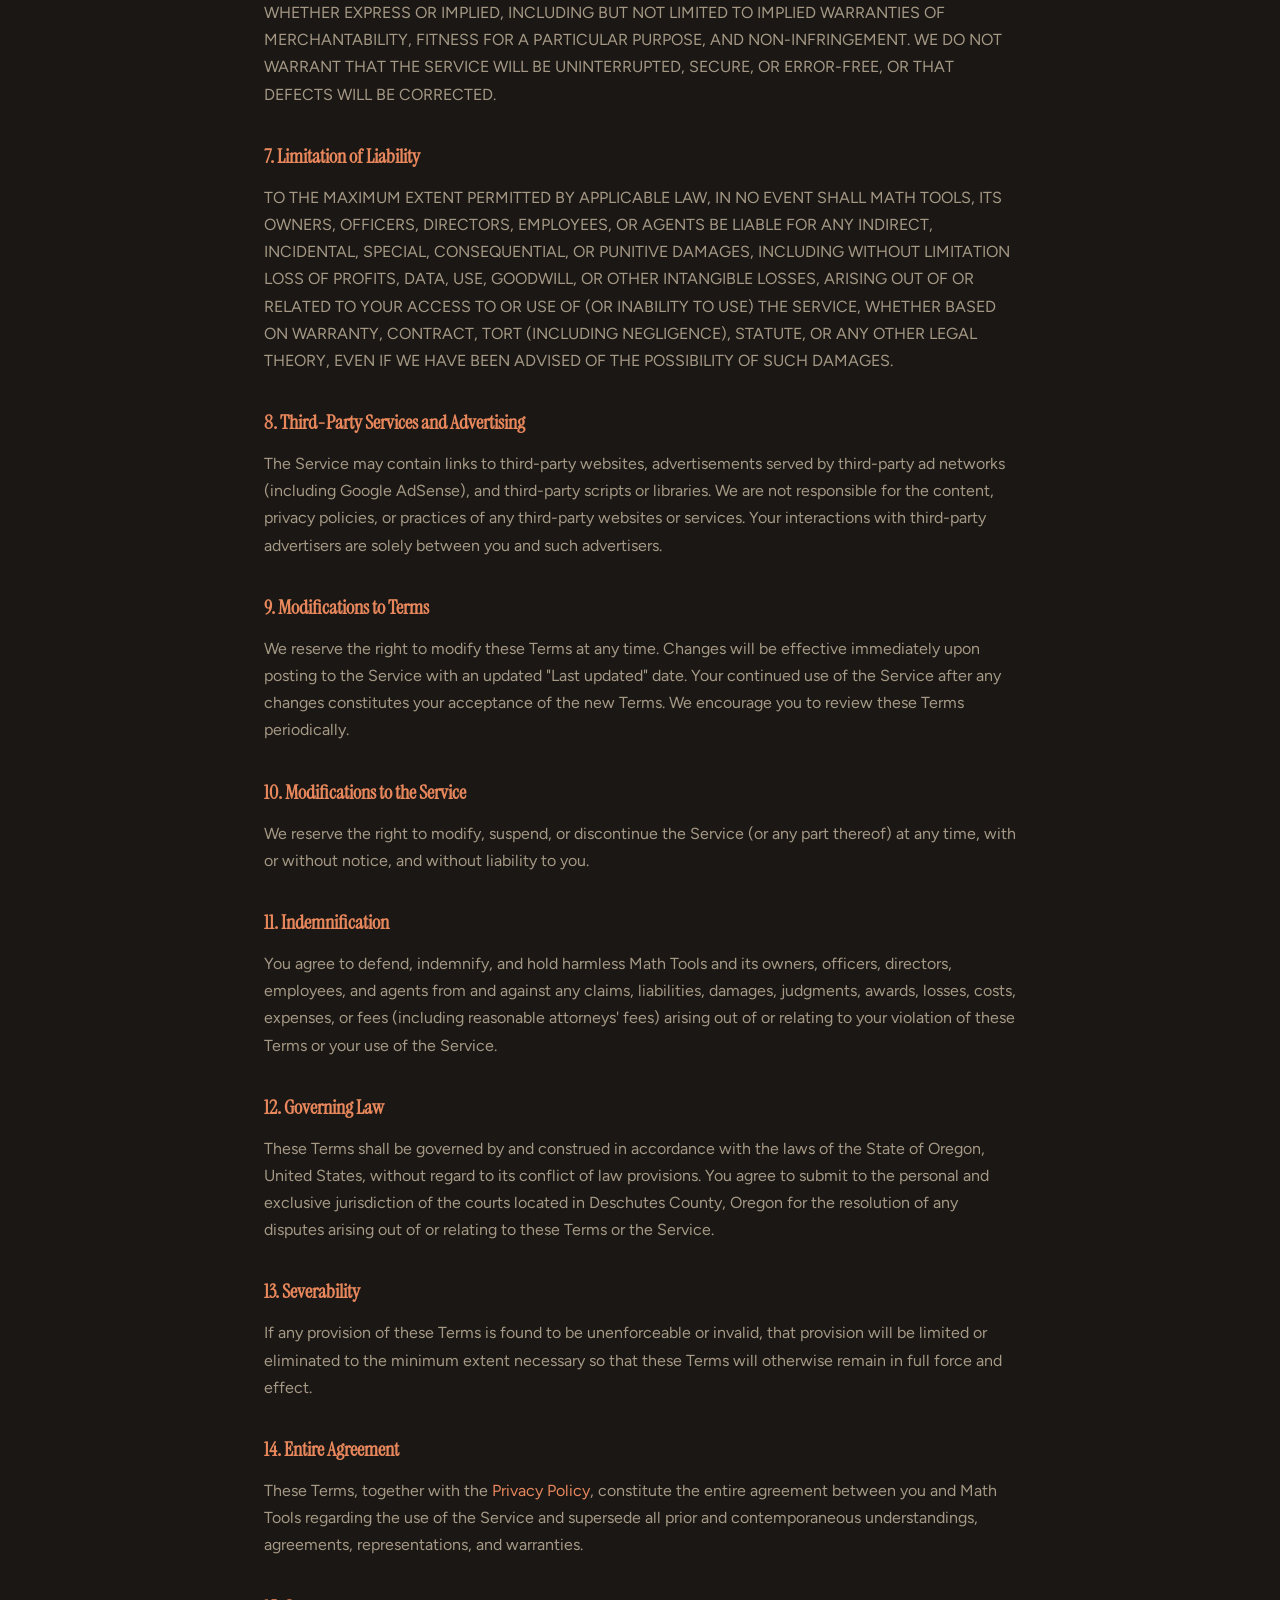
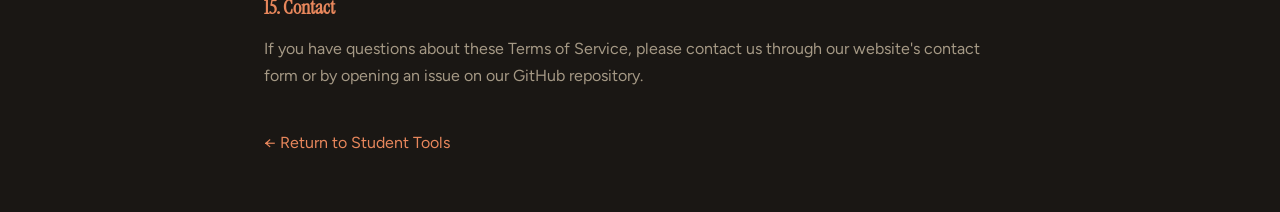
<file: terms.html>
<!DOCTYPE html>

<html lang="en">
<head>
  <meta charset="UTF-8">
  <meta name="viewport" content="width=device-width, initial-scale=1.0">
  <title>Terms of Service — Math Tools</title>
  <meta name="description" content="Terms of Service for Math Tools website.">
  <link rel="stylesheet" href="style.css">
</head>
<body>
  <div class="legal-page">
    <a href="index.html" class="legal-back">← Back to Student Tools</a>

    <h1>Terms of Service</h1>
<p class="legal-date">Last updated: March 27, 2026</p>

<p>Welcome to Math Tools ("we," "us," or "our"). By accessing or using our website at mathtools (the "Service"), you agree to be bound by these Terms of Service ("Terms"). If you do not agree to these Terms, you may not access or use the Service.</p>

<h2>1. Acceptance of Terms</h2>
<p>By using the Service, you confirm that you are at least 13 years of age (or the minimum age required in your jurisdiction) and agree to comply with these Terms. If you are under 18, you represent that you have parental or guardian consent to use the Service.</p>

<h2>2. Description of Service</h2>
<p>Math Tools provides free, browser-based mathematical calculators, solvers, educational tools, flashcard creators, quiz builders, and writing tools (including a grammar checker) designed to assist students in coursework ranging from Algebraic Problem Solving through AP Calculus BC and AP Statistics, as well as general academic writing. The Service includes study tools that allow you to create, store, and review flashcard decks and custom quizzes, and writing tools that check grammar, spelling, punctuation, and style. The Service is provided on an "as is" and "as available" basis.</p>

<h2>3. User-Created Content</h2>
<p>The study tools (Flashcards and Quiz Maker) allow you to create and store content locally on your device using browser local storage. You retain ownership of all content you create using these tools. We do not transmit, collect, or store your user-created flashcard decks or quizzes on any server — all data remains in your browser's local storage. You are solely responsible for backing up your content; clearing your browser data or switching devices will result in the loss of your locally stored content. We are not responsible for any loss of user-created study content.</p>

<h2>4. User Conduct</h2>
<p>You agree not to:</p>
<p>(a) Use the Service for any unlawful purpose or in violation of any applicable laws; (b) attempt to reverse engineer, decompile, or disassemble any part of the Service; (c) interfere with or disrupt the Service, servers, or networks connected to the Service; (d) use automated systems (bots, scrapers) to access the Service in a manner that sends more requests than a human could reasonably produce; (e) attempt to gain unauthorized access to any portion of the Service; or (f) use the Service to engage in academic dishonesty in violation of your school or institution's honor code.</p>

<h2>5. Accuracy of Results</h2>
<p>While we strive to provide accurate mathematical calculations and grammar suggestions, the Service is intended as an educational aid and is not guaranteed to be error-free. Mathematical results are generated using numerical and symbolic computation methods that may have inherent limitations, including rounding errors and expression parsing constraints. The grammar checker uses rule-based pattern matching and may not catch all errors, may flag correct usage as an issue, or may suggest changes that alter your intended meaning. You should not rely solely on the Service for critical academic submissions, professional engineering calculations, published writing, or any high-stakes decisions. Always verify results independently and exercise your own judgment regarding suggested corrections.</p>

<h2>6. Disclaimer of Warranties</h2>
<p>THE SERVICE IS PROVIDED "AS IS" AND "AS AVAILABLE" WITHOUT WARRANTIES OF ANY KIND, WHETHER EXPRESS OR IMPLIED, INCLUDING BUT NOT LIMITED TO IMPLIED WARRANTIES OF MERCHANTABILITY, FITNESS FOR A PARTICULAR PURPOSE, AND NON-INFRINGEMENT. WE DO NOT WARRANT THAT THE SERVICE WILL BE UNINTERRUPTED, SECURE, OR ERROR-FREE, OR THAT DEFECTS WILL BE CORRECTED.</p>

<h2>7. Limitation of Liability</h2>
<p>TO THE MAXIMUM EXTENT PERMITTED BY APPLICABLE LAW, IN NO EVENT SHALL MATH TOOLS, ITS OWNERS, OFFICERS, DIRECTORS, EMPLOYEES, OR AGENTS BE LIABLE FOR ANY INDIRECT, INCIDENTAL, SPECIAL, CONSEQUENTIAL, OR PUNITIVE DAMAGES, INCLUDING WITHOUT LIMITATION LOSS OF PROFITS, DATA, USE, GOODWILL, OR OTHER INTANGIBLE LOSSES, ARISING OUT OF OR RELATED TO YOUR ACCESS TO OR USE OF (OR INABILITY TO USE) THE SERVICE, WHETHER BASED ON WARRANTY, CONTRACT, TORT (INCLUDING NEGLIGENCE), STATUTE, OR ANY OTHER LEGAL THEORY, EVEN IF WE HAVE BEEN ADVISED OF THE POSSIBILITY OF SUCH DAMAGES.</p>

<h2>8. Third-Party Services and Advertising</h2>
<p>The Service may contain links to third-party websites, advertisements served by third-party ad networks (including Google AdSense), and third-party scripts or libraries. We are not responsible for the content, privacy policies, or practices of any third-party websites or services. Your interactions with third-party advertisers are solely between you and such advertisers.</p>

<h2>9. Modifications to Terms</h2>
<p>We reserve the right to modify these Terms at any time. Changes will be effective immediately upon posting to the Service with an updated "Last updated" date. Your continued use of the Service after any changes constitutes your acceptance of the new Terms. We encourage you to review these Terms periodically.</p>

<h2>10. Modifications to the Service</h2>
<p>We reserve the right to modify, suspend, or discontinue the Service (or any part thereof) at any time, with or without notice, and without liability to you.</p>

<h2>11. Indemnification</h2>
<p>You agree to defend, indemnify, and hold harmless Math Tools and its owners, officers, directors, employees, and agents from and against any claims, liabilities, damages, judgments, awards, losses, costs, expenses, or fees (including reasonable attorneys' fees) arising out of or relating to your violation of these Terms or your use of the Service.</p>

<h2>12. Governing Law</h2>
<p>These Terms shall be governed by and construed in accordance with the laws of the State of Oregon, United States, without regard to its conflict of law provisions. You agree to submit to the personal and exclusive jurisdiction of the courts located in Deschutes County, Oregon for the resolution of any disputes arising out of or relating to these Terms or the Service.</p>

<h2>13. Severability</h2>
<p>If any provision of these Terms is found to be unenforceable or invalid, that provision will be limited or eliminated to the minimum extent necessary so that these Terms will otherwise remain in full force and effect.</p>

<h2>14. Entire Agreement</h2>
<p>These Terms, together with the <a href="privacy.html">Privacy Policy</a>, constitute the entire agreement between you and Math Tools regarding the use of the Service and supersede all prior and contemporaneous understandings, agreements, representations, and warranties.</p>

<h2>15. Contact</h2>
<p>If you have questions about these Terms of Service, please contact us through our website's contact form or by opening an issue on our GitHub repository.</p>

<p style="margin-top:40px;"><a href="index.html">← Return to Student Tools</a></p>

  </div>
</body>
</html>
</file>
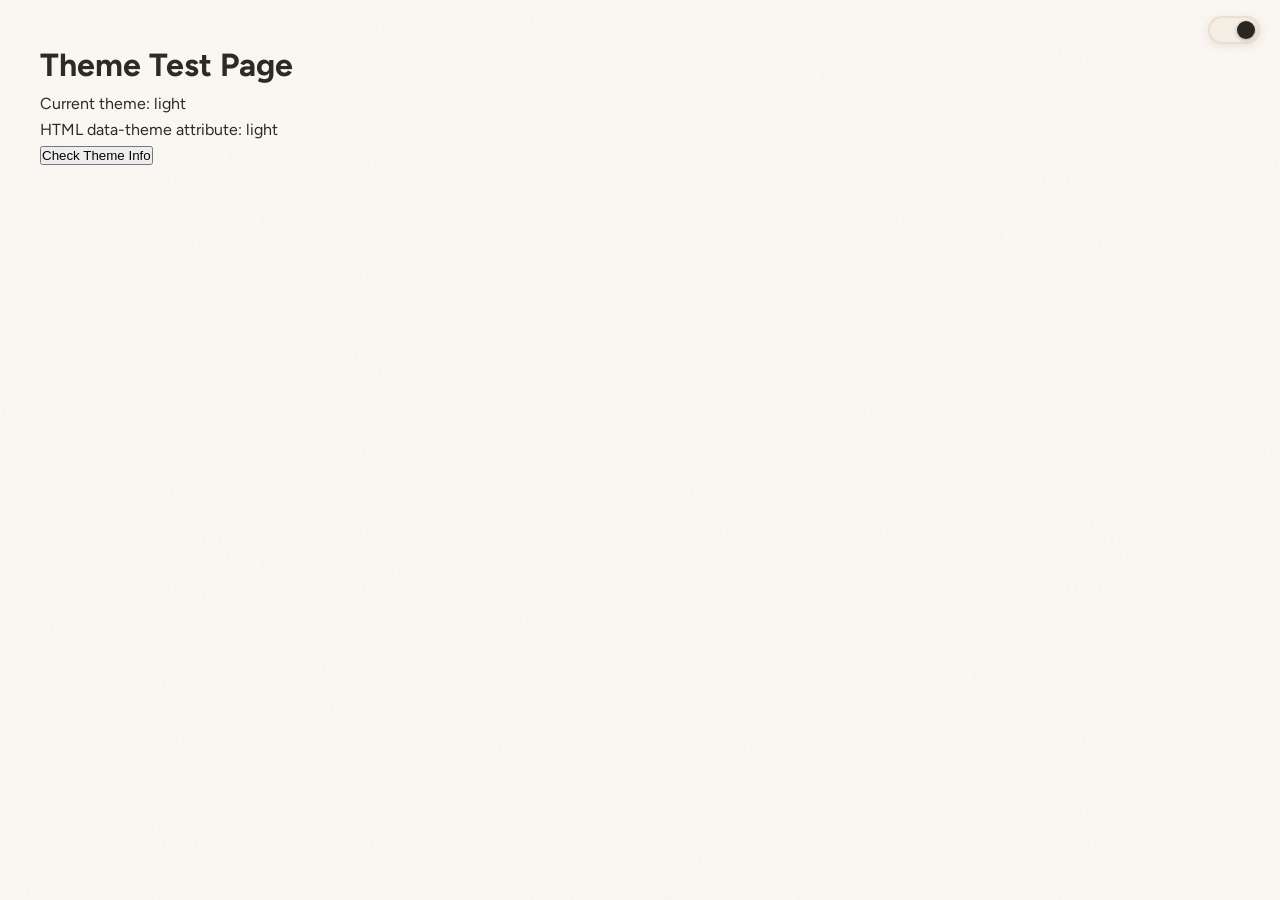
<file: test-theme.html>
<!DOCTYPE html>
<html lang="en">
<head>
  <meta charset="UTF-8">
  <meta name="viewport" content="width=device-width, initial-scale=1.0">
  <title>Theme Test</title>
  <link rel="stylesheet" href="style.css">
  <script src="theme.js"></script>
</head>
<body>

<div class="theme-switch-wrap">
  <label class="theme-switch" title="Toggle dark/light mode">
    <input type="checkbox" id="theme-toggle-checkbox" onchange="toggleTheme()">
    <span class="theme-switch-slider"></span>
  </label>
</div>

<div style="padding: 40px;">
  <h1>Theme Test Page</h1>
  <p>Current theme: <span id="theme-display">dark</span></p>
  <p>HTML data-theme attribute: <span id="attr-display">none</span></p>
  <button onclick="logThemeInfo()">Check Theme Info</button>
</div>

<script>
function toggleTheme() {
  const current = document.documentElement.getAttribute('data-theme');
  const next = current === 'light' ? '' : 'light';
  document.documentElement.setAttribute('data-theme', next);
  localStorage.setItem('theme-preference', next);

  const cb = document.getElementById('theme-toggle-checkbox');
  if (cb) cb.checked = next === 'light';

  console.log('Theme toggled:', { from: current, to: next });
  logThemeInfo();
}

function initTheme() {
  const saved = localStorage.getItem('theme-preference');
  if (saved) {
    document.documentElement.setAttribute('data-theme', saved);
    const cb = document.getElementById('theme-toggle-checkbox');
    if (cb) cb.checked = saved === 'light';
  }
}

function logThemeInfo() {
  const attr = document.documentElement.getAttribute('data-theme');
  const themeDisplay = attr === 'light' ? 'light' : 'dark';
  document.getElementById('theme-display').textContent = themeDisplay;
  document.getElementById('attr-display').textContent = attr || '(empty)';
  console.log('Theme info:', {
    'data-theme attribute': attr || '(empty)',
    'theme display': themeDisplay,
    'localStorage': localStorage.getItem('theme-preference') || '(empty)',
    'computed bg-color': getComputedStyle(document.body).backgroundColor,
    'computed color': getComputedStyle(document.body).color
  });
}

window.addEventListener('DOMContentLoaded', function() {
  initTheme();
  logThemeInfo();
});
</script>

</body>
</html>
</file>
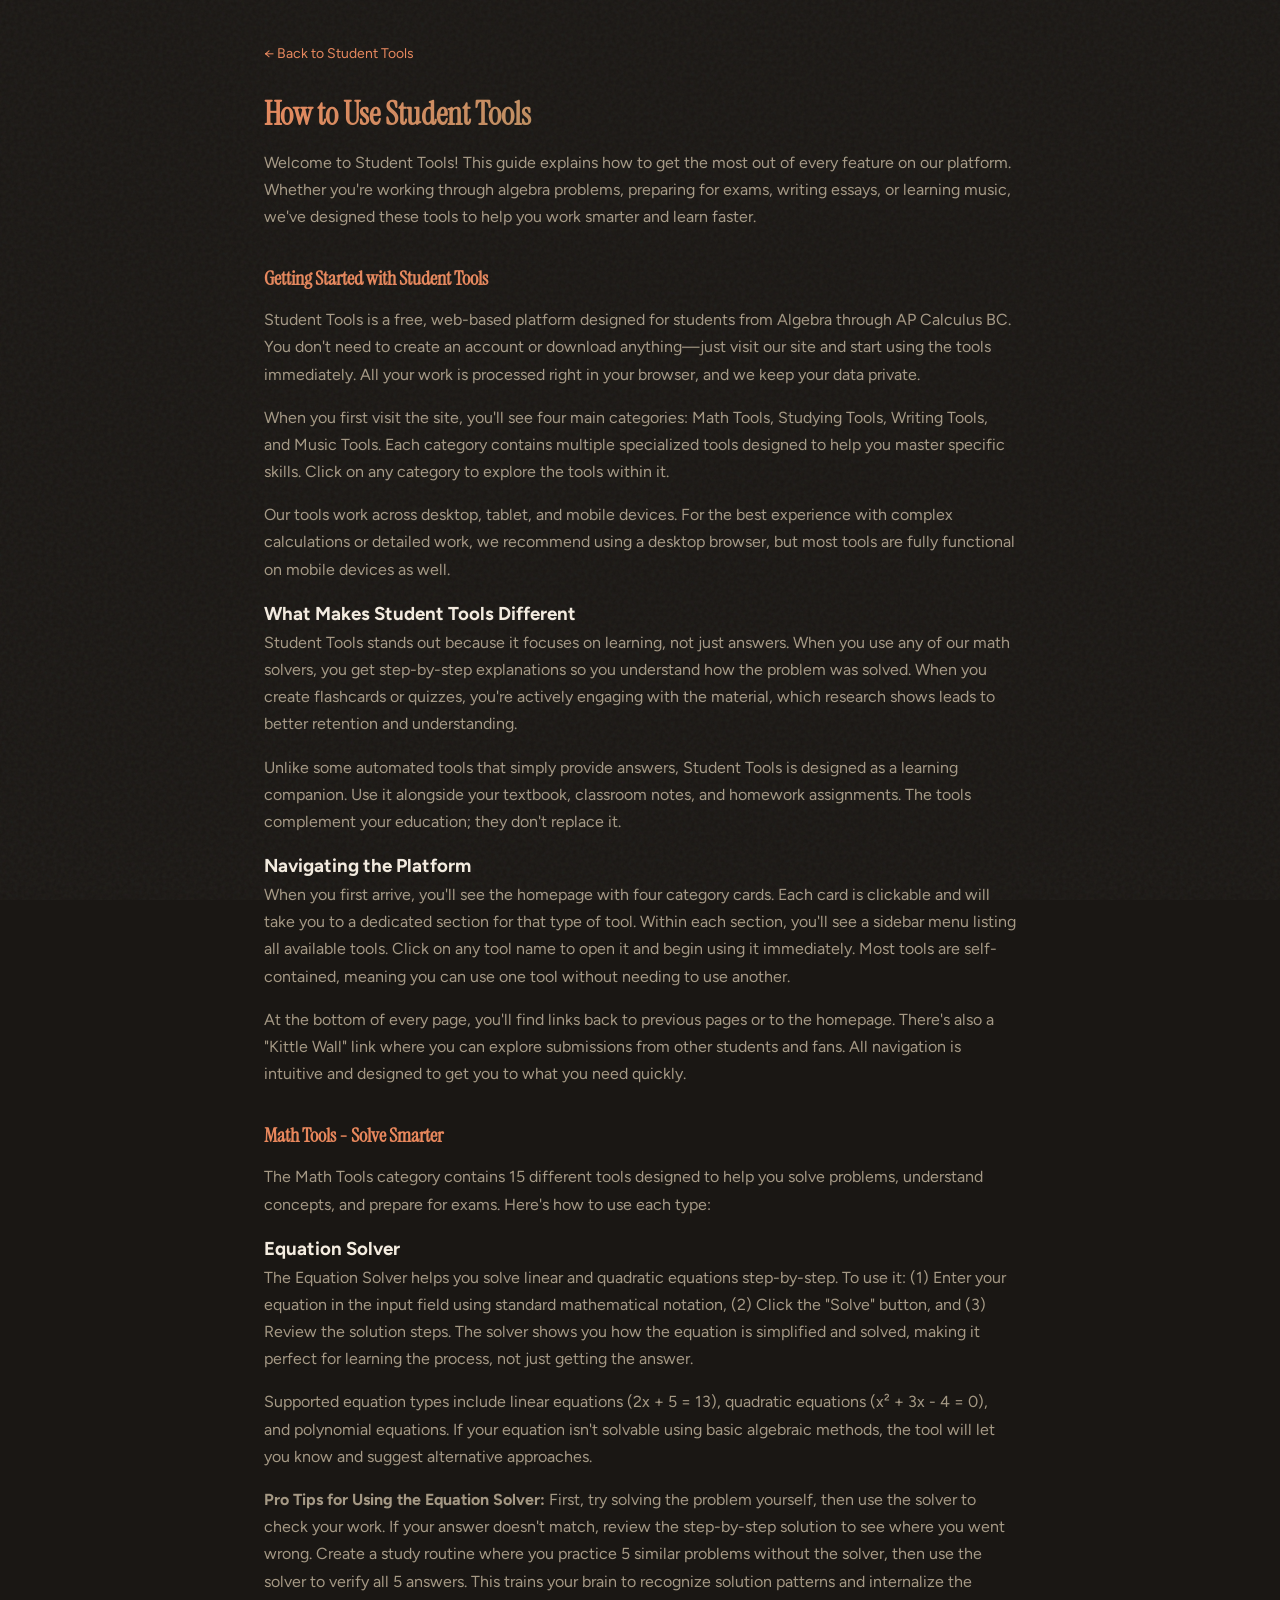
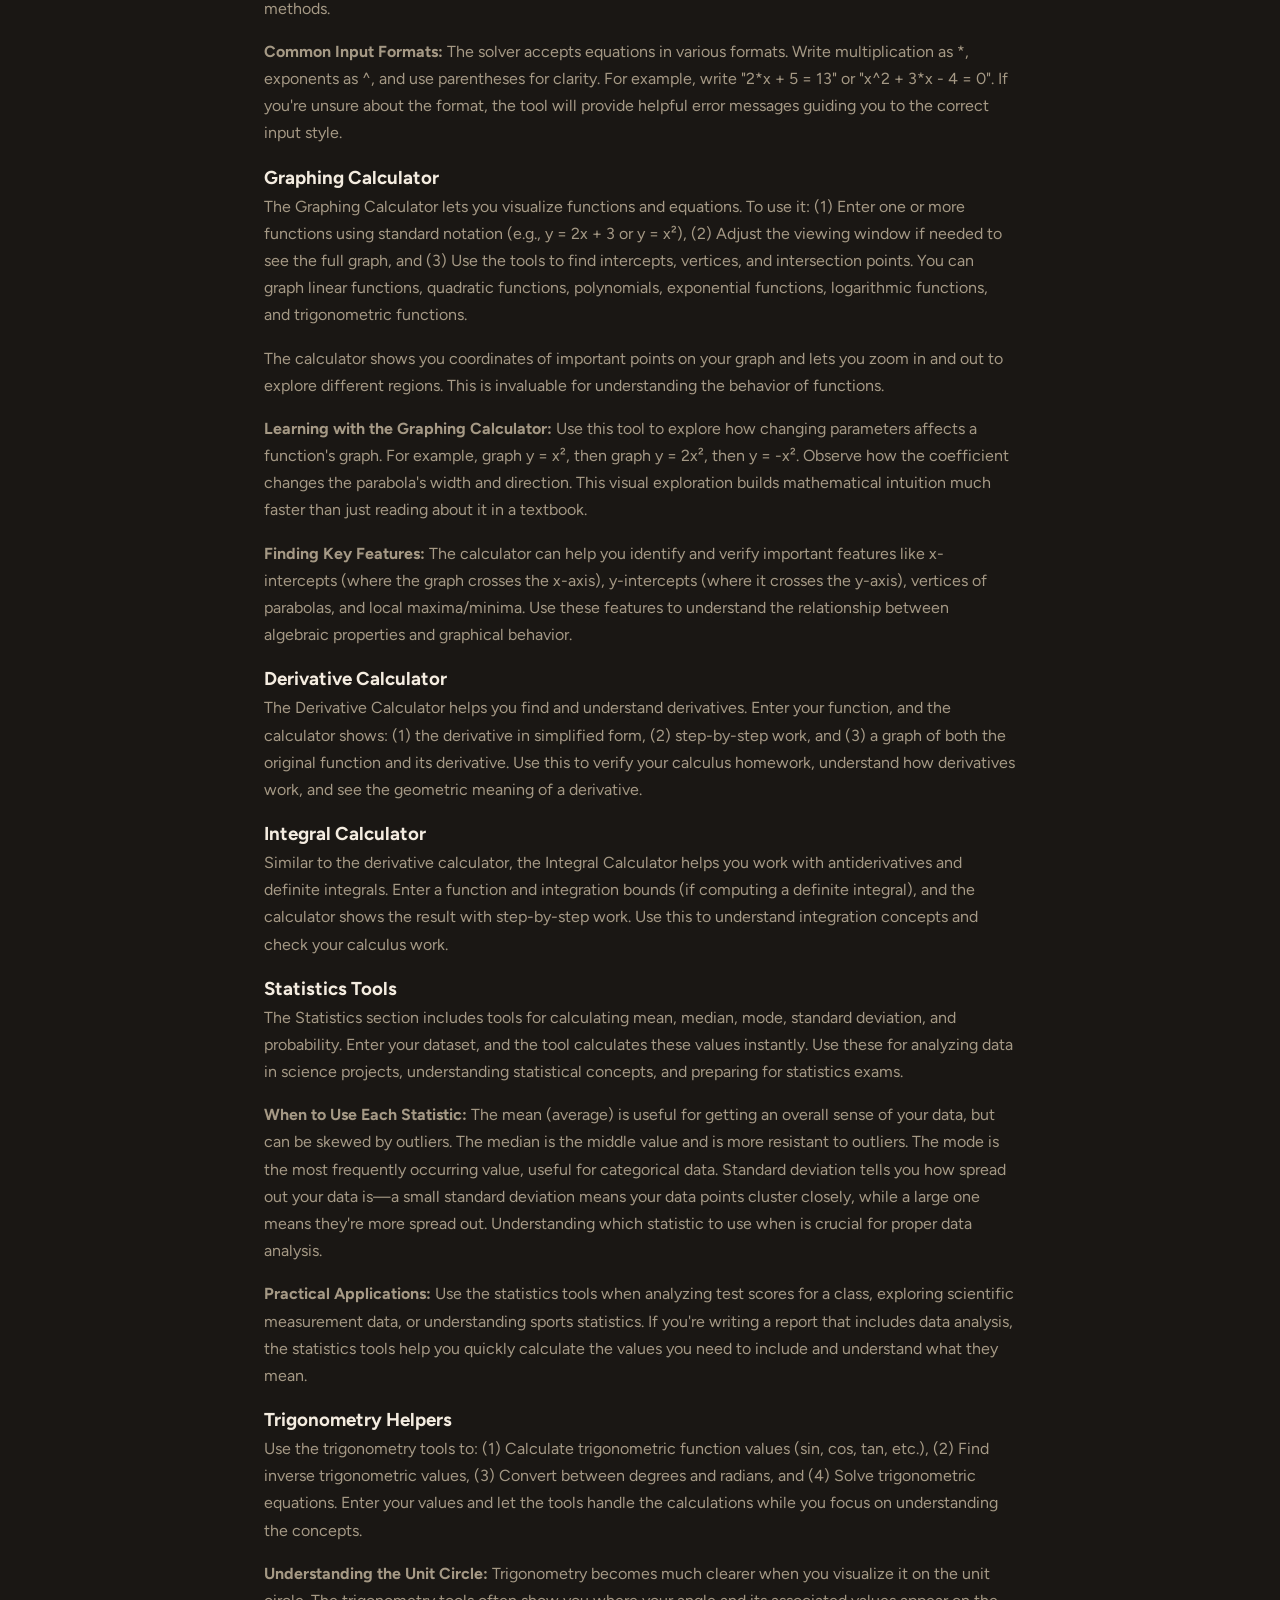
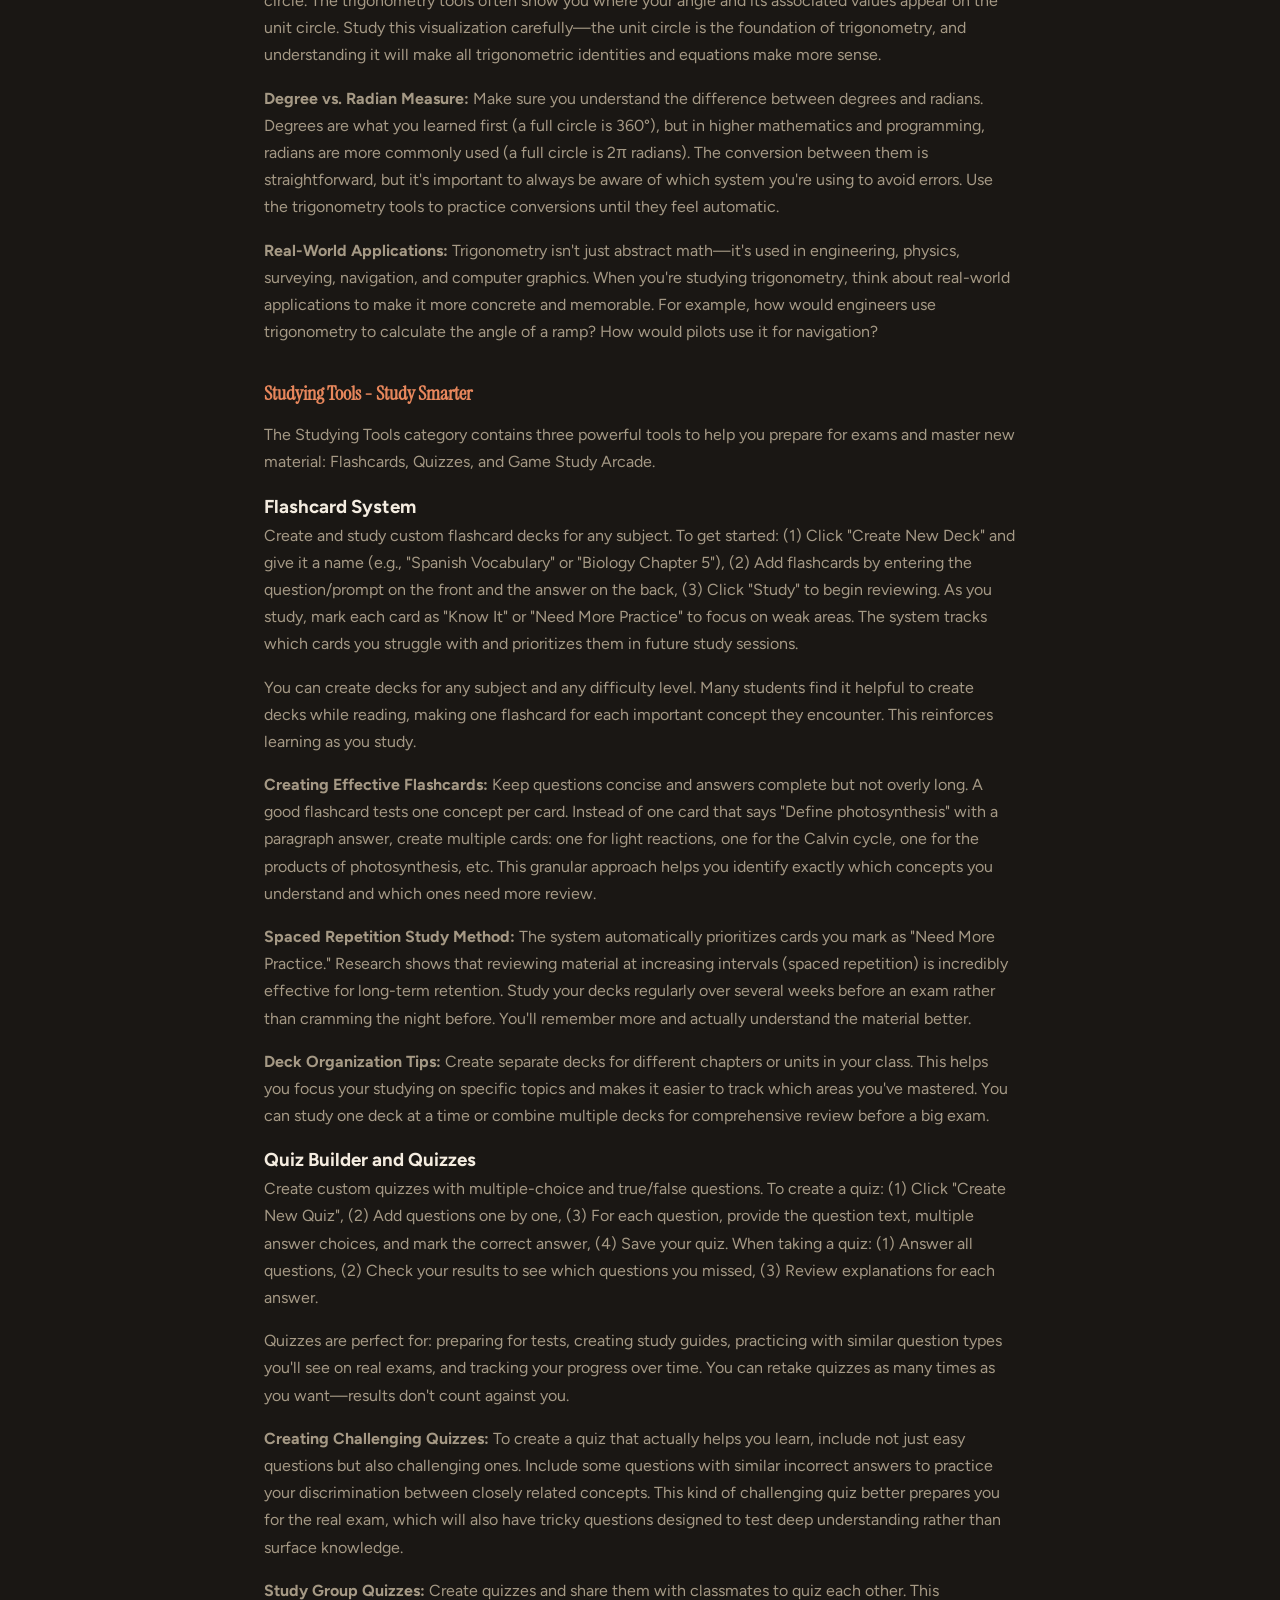
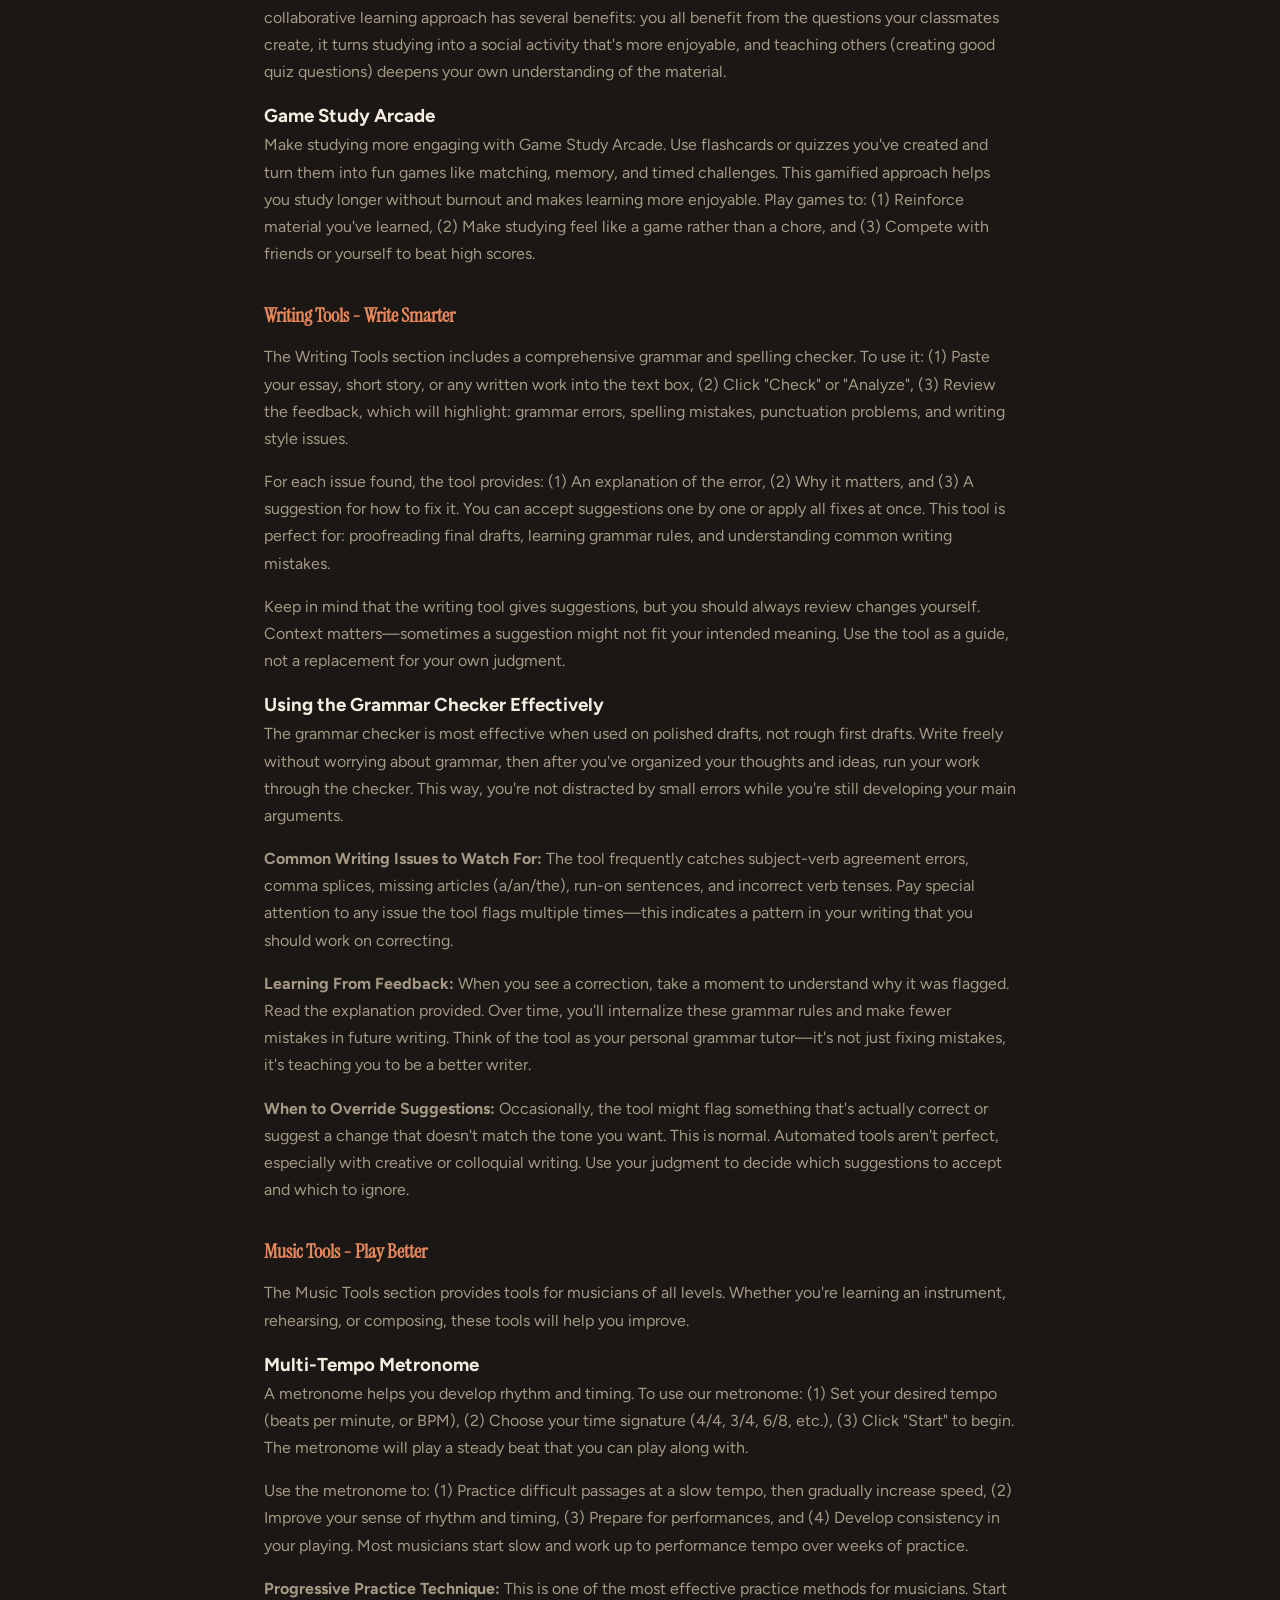
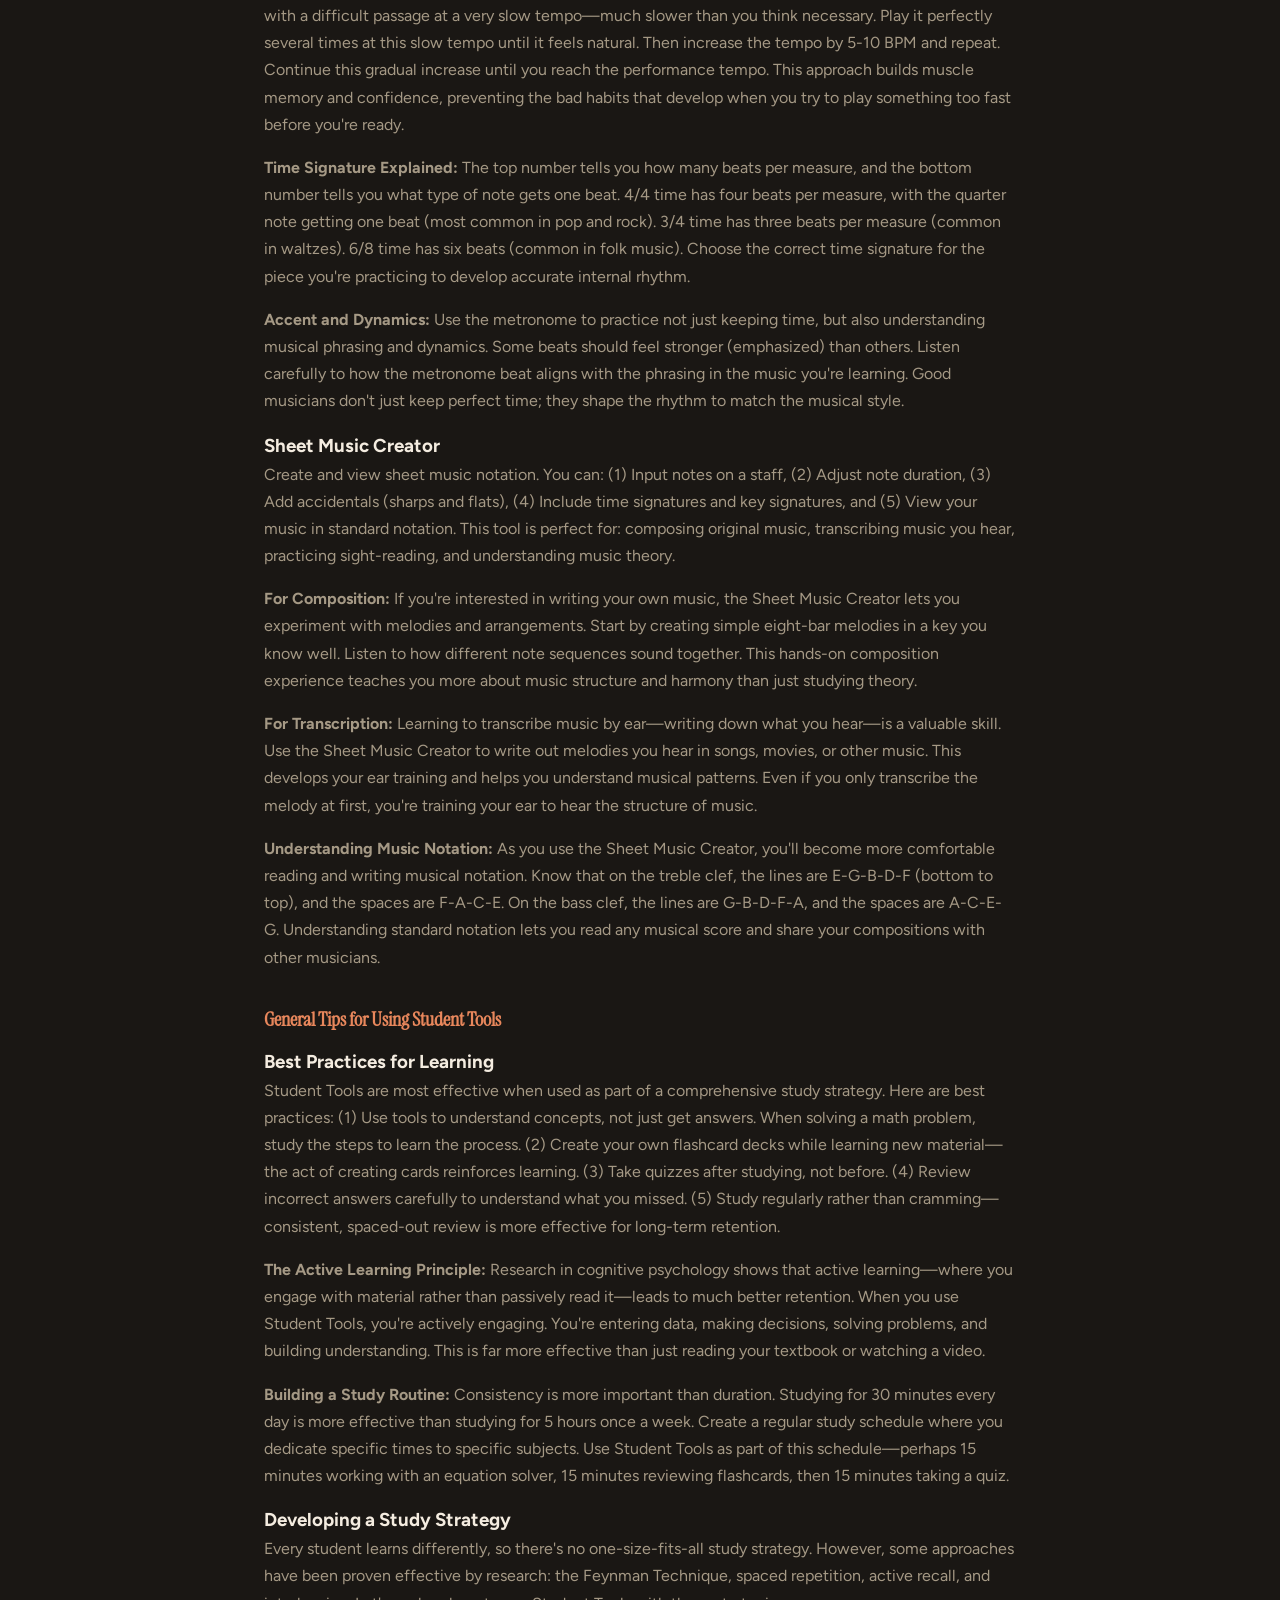
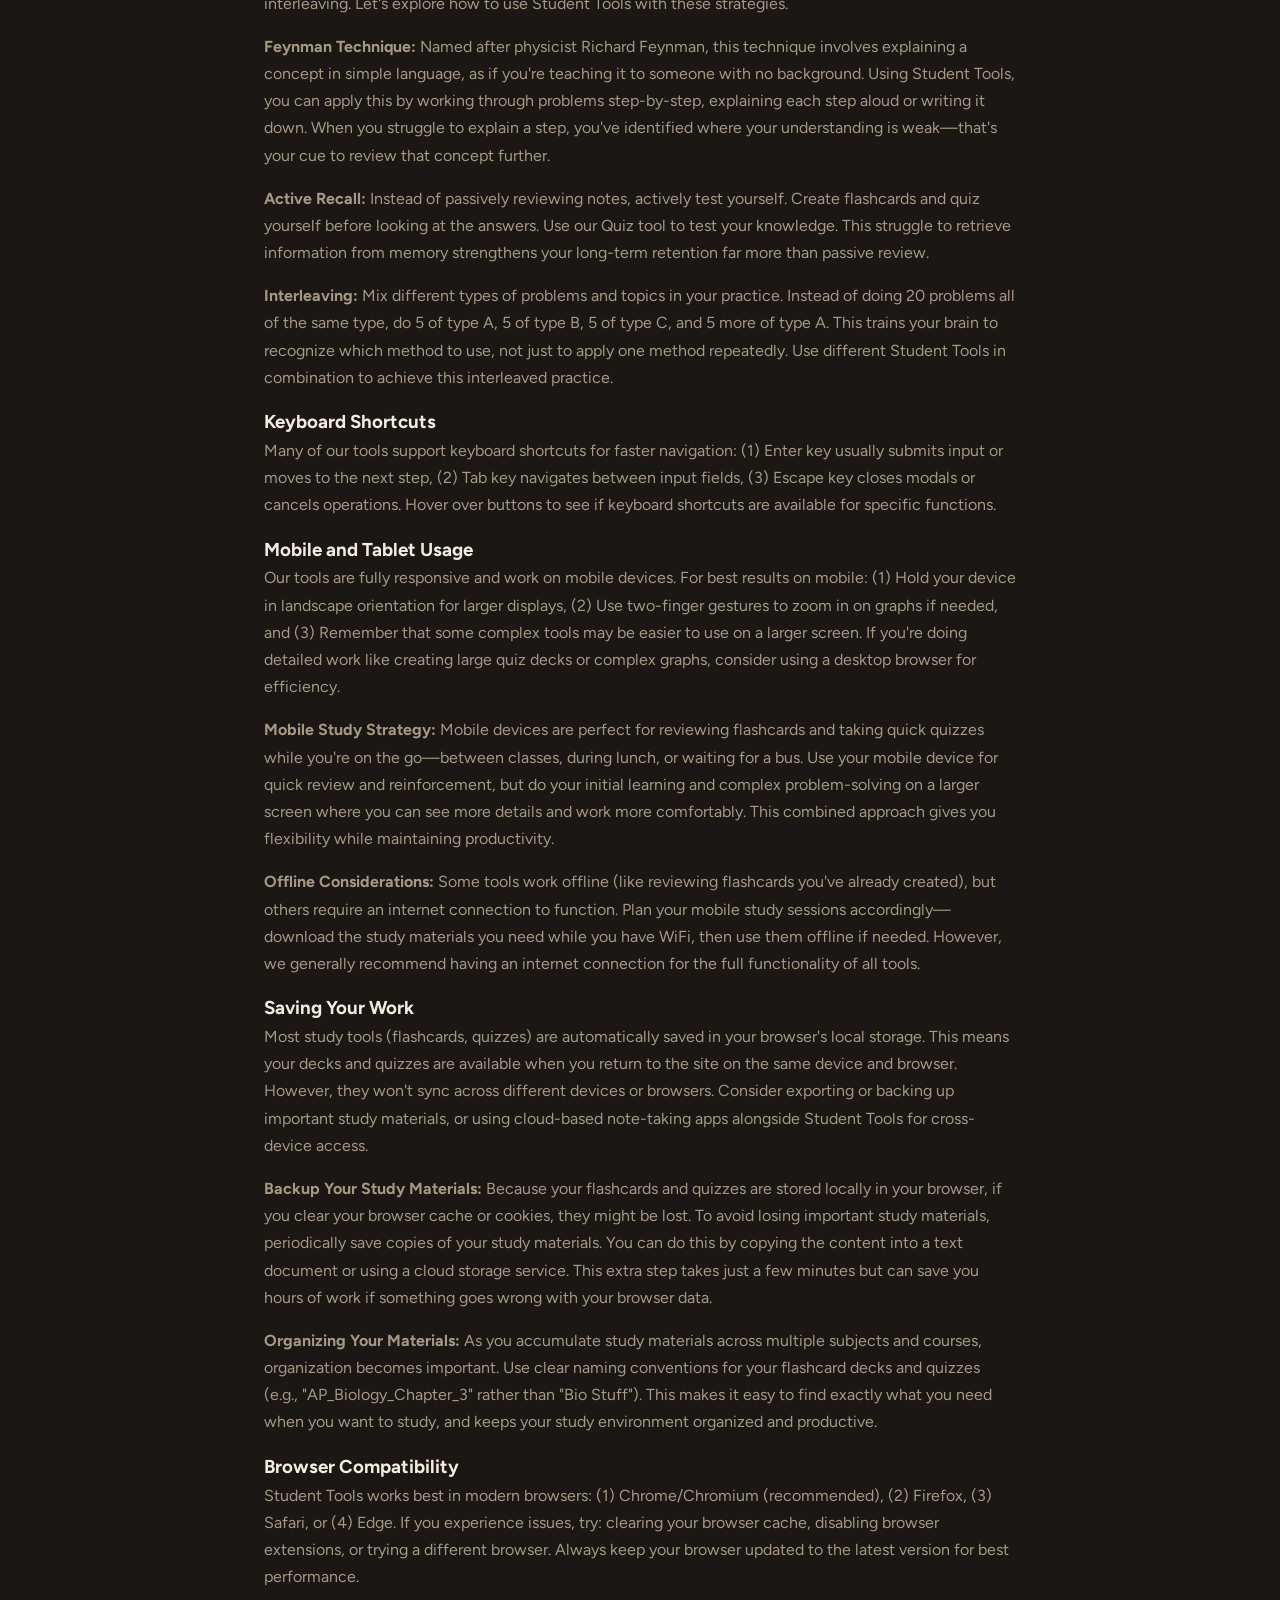
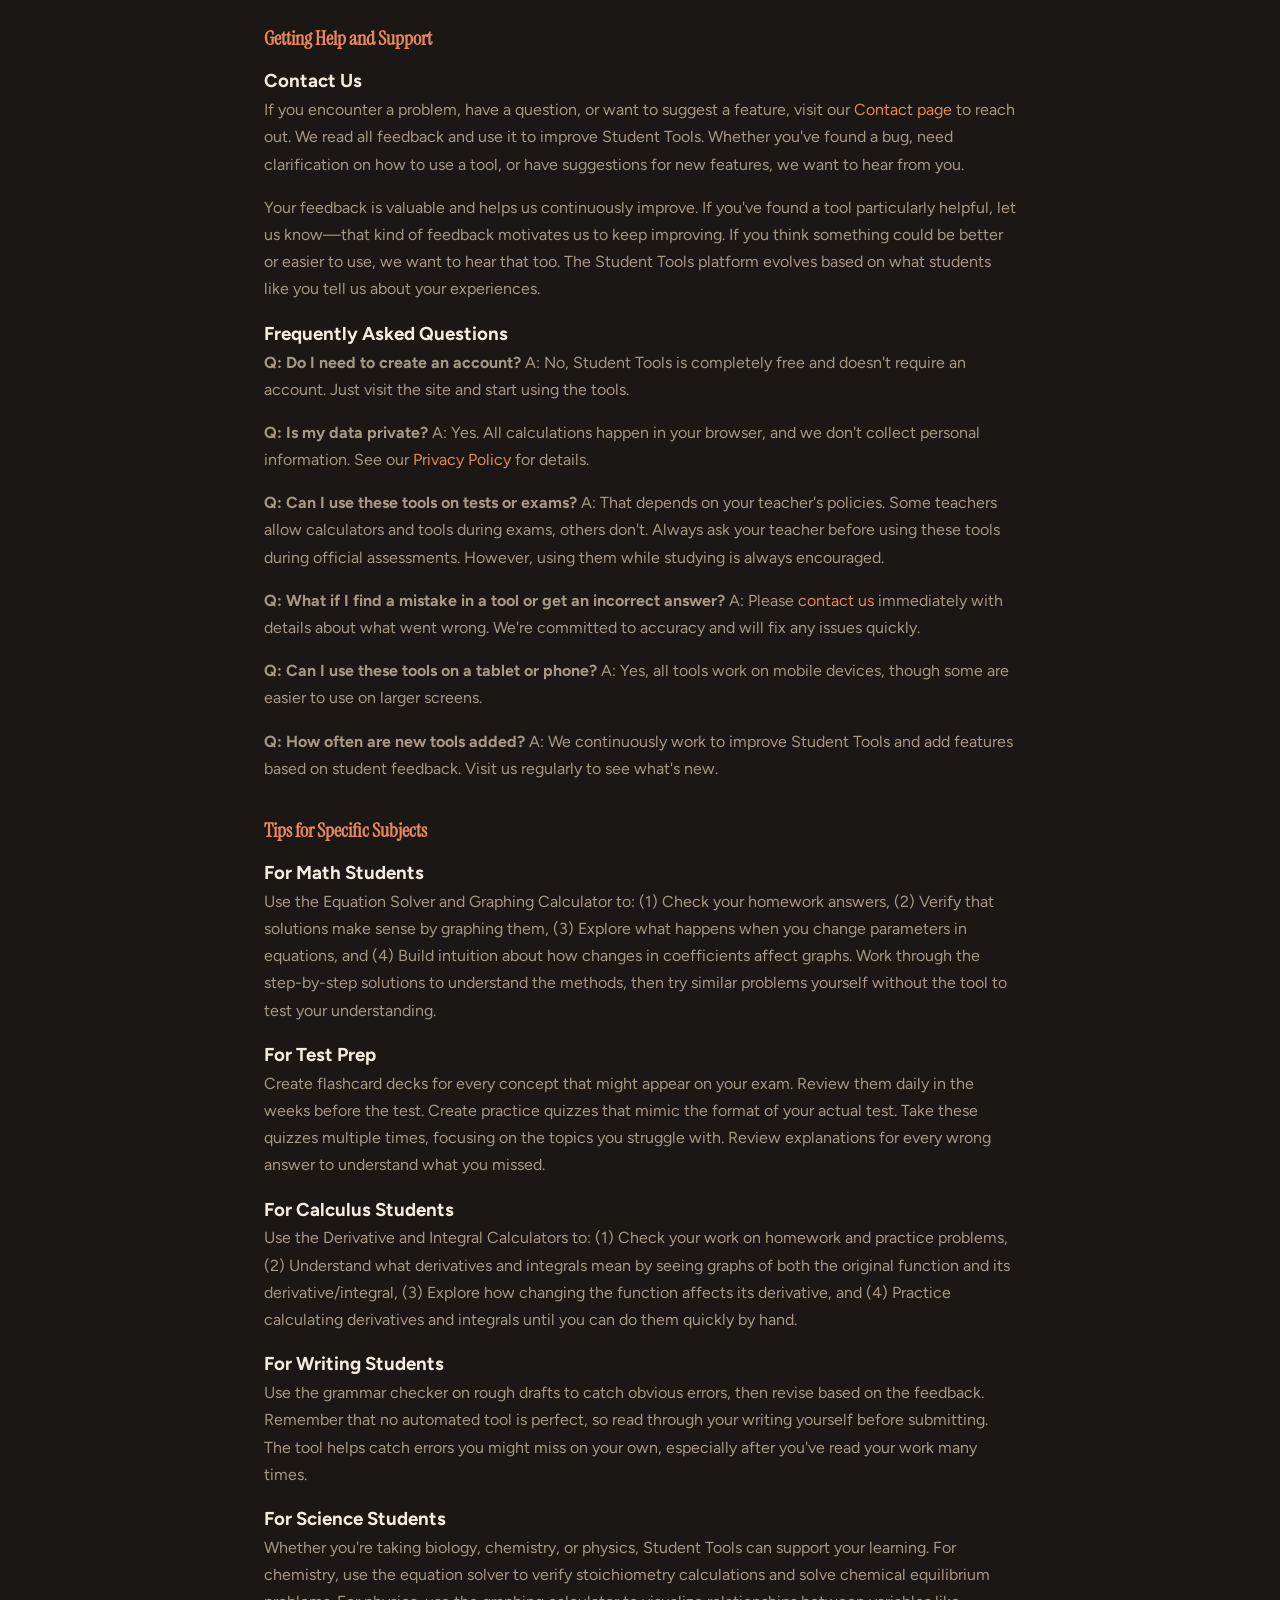
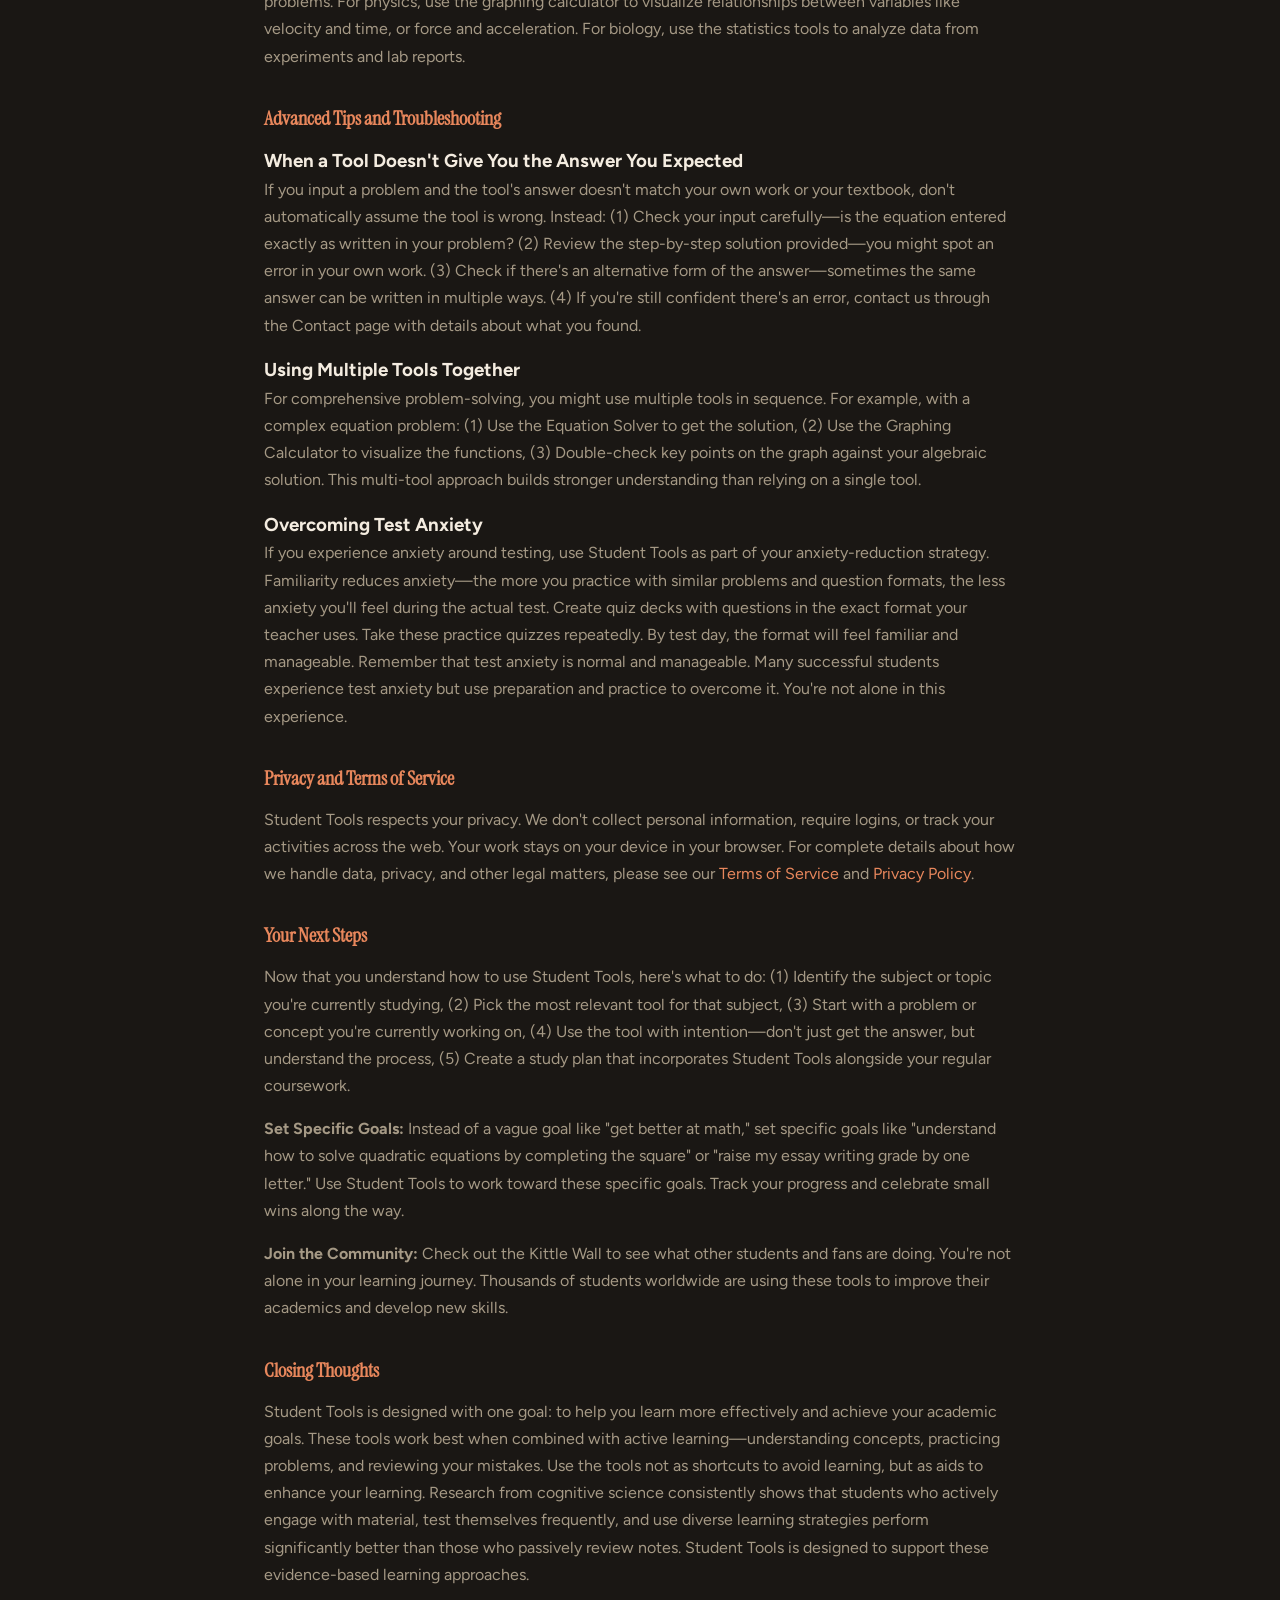
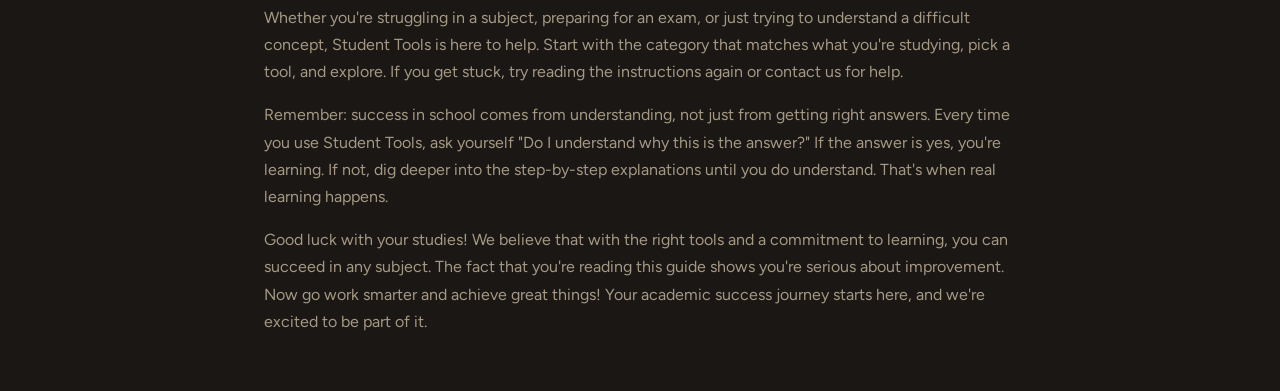
<file: text.html>
<!DOCTYPE html>
<html lang="en">
<head>
  <meta charset="UTF-8">
  <meta name="viewport" content="width=device-width, initial-scale=1.0">
  <title>How to Use Student Tools - Context Guide</title>
  <meta name="description" content="Learn how to use Student Tools. Comprehensive guide for math solvers, study aids, writing helpers, and music tools.">
  <meta name="keywords" content="how to use, student tools guide, math tools tutorial, study tools guide">
  <meta name="author" content="Student Tools">
  <link rel="stylesheet" href="style.css">
</head>
<body>

<div class="legal-page">
  <a href="index.html" class="legal-back">← Back to Student Tools</a>

  <h1>How to Use Student Tools</h1>

  <p>Welcome to Student Tools! This guide explains how to get the most out of every feature on our platform. Whether you're working through algebra problems, preparing for exams, writing essays, or learning music, we've designed these tools to help you work smarter and learn faster.</p>

  <h2>Getting Started with Student Tools</h2>

  <p>Student Tools is a free, web-based platform designed for students from Algebra through AP Calculus BC. You don't need to create an account or download anything—just visit our site and start using the tools immediately. All your work is processed right in your browser, and we keep your data private.</p>

  <p>When you first visit the site, you'll see four main categories: Math Tools, Studying Tools, Writing Tools, and Music Tools. Each category contains multiple specialized tools designed to help you master specific skills. Click on any category to explore the tools within it.</p>

  <p>Our tools work across desktop, tablet, and mobile devices. For the best experience with complex calculations or detailed work, we recommend using a desktop browser, but most tools are fully functional on mobile devices as well.</p>

  <h3>What Makes Student Tools Different</h3>

  <p>Student Tools stands out because it focuses on learning, not just answers. When you use any of our math solvers, you get step-by-step explanations so you understand how the problem was solved. When you create flashcards or quizzes, you're actively engaging with the material, which research shows leads to better retention and understanding.</p>

  <p>Unlike some automated tools that simply provide answers, Student Tools is designed as a learning companion. Use it alongside your textbook, classroom notes, and homework assignments. The tools complement your education; they don't replace it.</p>

  <h3>Navigating the Platform</h3>

  <p>When you first arrive, you'll see the homepage with four category cards. Each card is clickable and will take you to a dedicated section for that type of tool. Within each section, you'll see a sidebar menu listing all available tools. Click on any tool name to open it and begin using it immediately. Most tools are self-contained, meaning you can use one tool without needing to use another.</p>

  <p>At the bottom of every page, you'll find links back to previous pages or to the homepage. There's also a "Kittle Wall" link where you can explore submissions from other students and fans. All navigation is intuitive and designed to get you to what you need quickly.</p>

  <h2>Math Tools - Solve Smarter</h2>

  <p>The Math Tools category contains 15 different tools designed to help you solve problems, understand concepts, and prepare for exams. Here's how to use each type:</p>

  <h3>Equation Solver</h3>

  <p>The Equation Solver helps you solve linear and quadratic equations step-by-step. To use it: (1) Enter your equation in the input field using standard mathematical notation, (2) Click the "Solve" button, and (3) Review the solution steps. The solver shows you how the equation is simplified and solved, making it perfect for learning the process, not just getting the answer.</p>

  <p>Supported equation types include linear equations (2x + 5 = 13), quadratic equations (x² + 3x - 4 = 0), and polynomial equations. If your equation isn't solvable using basic algebraic methods, the tool will let you know and suggest alternative approaches.</p>

  <p><strong>Pro Tips for Using the Equation Solver:</strong> First, try solving the problem yourself, then use the solver to check your work. If your answer doesn't match, review the step-by-step solution to see where you went wrong. Create a study routine where you practice 5 similar problems without the solver, then use the solver to verify all 5 answers. This trains your brain to recognize solution patterns and internalize the methods.</p>

  <p><strong>Common Input Formats:</strong> The solver accepts equations in various formats. Write multiplication as *, exponents as ^, and use parentheses for clarity. For example, write "2*x + 5 = 13" or "x^2 + 3*x - 4 = 0". If you're unsure about the format, the tool will provide helpful error messages guiding you to the correct input style.</p>

  <h3>Graphing Calculator</h3>

  <p>The Graphing Calculator lets you visualize functions and equations. To use it: (1) Enter one or more functions using standard notation (e.g., y = 2x + 3 or y = x²), (2) Adjust the viewing window if needed to see the full graph, and (3) Use the tools to find intercepts, vertices, and intersection points. You can graph linear functions, quadratic functions, polynomials, exponential functions, logarithmic functions, and trigonometric functions.</p>

  <p>The calculator shows you coordinates of important points on your graph and lets you zoom in and out to explore different regions. This is invaluable for understanding the behavior of functions.</p>

  <p><strong>Learning with the Graphing Calculator:</strong> Use this tool to explore how changing parameters affects a function's graph. For example, graph y = x², then graph y = 2x², then y = -x². Observe how the coefficient changes the parabola's width and direction. This visual exploration builds mathematical intuition much faster than just reading about it in a textbook.</p>

  <p><strong>Finding Key Features:</strong> The calculator can help you identify and verify important features like x-intercepts (where the graph crosses the x-axis), y-intercepts (where it crosses the y-axis), vertices of parabolas, and local maxima/minima. Use these features to understand the relationship between algebraic properties and graphical behavior.</p>

  <h3>Derivative Calculator</h3>

  <p>The Derivative Calculator helps you find and understand derivatives. Enter your function, and the calculator shows: (1) the derivative in simplified form, (2) step-by-step work, and (3) a graph of both the original function and its derivative. Use this to verify your calculus homework, understand how derivatives work, and see the geometric meaning of a derivative.</p>

  <h3>Integral Calculator</h3>

  <p>Similar to the derivative calculator, the Integral Calculator helps you work with antiderivatives and definite integrals. Enter a function and integration bounds (if computing a definite integral), and the calculator shows the result with step-by-step work. Use this to understand integration concepts and check your calculus work.</p>

  <h3>Statistics Tools</h3>

  <p>The Statistics section includes tools for calculating mean, median, mode, standard deviation, and probability. Enter your dataset, and the tool calculates these values instantly. Use these for analyzing data in science projects, understanding statistical concepts, and preparing for statistics exams.</p>

  <p><strong>When to Use Each Statistic:</strong> The mean (average) is useful for getting an overall sense of your data, but can be skewed by outliers. The median is the middle value and is more resistant to outliers. The mode is the most frequently occurring value, useful for categorical data. Standard deviation tells you how spread out your data is—a small standard deviation means your data points cluster closely, while a large one means they're more spread out. Understanding which statistic to use when is crucial for proper data analysis.</p>

  <p><strong>Practical Applications:</strong> Use the statistics tools when analyzing test scores for a class, exploring scientific measurement data, or understanding sports statistics. If you're writing a report that includes data analysis, the statistics tools help you quickly calculate the values you need to include and understand what they mean.</p>

  <h3>Trigonometry Helpers</h3>

  <p>Use the trigonometry tools to: (1) Calculate trigonometric function values (sin, cos, tan, etc.), (2) Find inverse trigonometric values, (3) Convert between degrees and radians, and (4) Solve trigonometric equations. Enter your values and let the tools handle the calculations while you focus on understanding the concepts.</p>

  <p><strong>Understanding the Unit Circle:</strong> Trigonometry becomes much clearer when you visualize it on the unit circle. The trigonometry tools often show you where your angle and its associated values appear on the unit circle. Study this visualization carefully—the unit circle is the foundation of trigonometry, and understanding it will make all trigonometric identities and equations make more sense.</p>

  <p><strong>Degree vs. Radian Measure:</strong> Make sure you understand the difference between degrees and radians. Degrees are what you learned first (a full circle is 360°), but in higher mathematics and programming, radians are more commonly used (a full circle is 2π radians). The conversion between them is straightforward, but it's important to always be aware of which system you're using to avoid errors. Use the trigonometry tools to practice conversions until they feel automatic.</p>

  <p><strong>Real-World Applications:</strong> Trigonometry isn't just abstract math—it's used in engineering, physics, surveying, navigation, and computer graphics. When you're studying trigonometry, think about real-world applications to make it more concrete and memorable. For example, how would engineers use trigonometry to calculate the angle of a ramp? How would pilots use it for navigation?</p>

  <h2>Studying Tools - Study Smarter</h2>

  <p>The Studying Tools category contains three powerful tools to help you prepare for exams and master new material: Flashcards, Quizzes, and Game Study Arcade.</p>

  <h3>Flashcard System</h3>

  <p>Create and study custom flashcard decks for any subject. To get started: (1) Click "Create New Deck" and give it a name (e.g., "Spanish Vocabulary" or "Biology Chapter 5"), (2) Add flashcards by entering the question/prompt on the front and the answer on the back, (3) Click "Study" to begin reviewing. As you study, mark each card as "Know It" or "Need More Practice" to focus on weak areas. The system tracks which cards you struggle with and prioritizes them in future study sessions.</p>

  <p>You can create decks for any subject and any difficulty level. Many students find it helpful to create decks while reading, making one flashcard for each important concept they encounter. This reinforces learning as you study.</p>

  <p><strong>Creating Effective Flashcards:</strong> Keep questions concise and answers complete but not overly long. A good flashcard tests one concept per card. Instead of one card that says "Define photosynthesis" with a paragraph answer, create multiple cards: one for light reactions, one for the Calvin cycle, one for the products of photosynthesis, etc. This granular approach helps you identify exactly which concepts you understand and which ones need more review.</p>

  <p><strong>Spaced Repetition Study Method:</strong> The system automatically prioritizes cards you mark as "Need More Practice." Research shows that reviewing material at increasing intervals (spaced repetition) is incredibly effective for long-term retention. Study your decks regularly over several weeks before an exam rather than cramming the night before. You'll remember more and actually understand the material better.</p>

  <p><strong>Deck Organization Tips:</strong> Create separate decks for different chapters or units in your class. This helps you focus your studying on specific topics and makes it easier to track which areas you've mastered. You can study one deck at a time or combine multiple decks for comprehensive review before a big exam.</p>

  <h3>Quiz Builder and Quizzes</h3>

  <p>Create custom quizzes with multiple-choice and true/false questions. To create a quiz: (1) Click "Create New Quiz", (2) Add questions one by one, (3) For each question, provide the question text, multiple answer choices, and mark the correct answer, (4) Save your quiz. When taking a quiz: (1) Answer all questions, (2) Check your results to see which questions you missed, (3) Review explanations for each answer.</p>

  <p>Quizzes are perfect for: preparing for tests, creating study guides, practicing with similar question types you'll see on real exams, and tracking your progress over time. You can retake quizzes as many times as you want—results don't count against you.</p>

  <p><strong>Creating Challenging Quizzes:</strong> To create a quiz that actually helps you learn, include not just easy questions but also challenging ones. Include some questions with similar incorrect answers to practice your discrimination between closely related concepts. This kind of challenging quiz better prepares you for the real exam, which will also have tricky questions designed to test deep understanding rather than surface knowledge.</p>

  <p><strong>Study Group Quizzes:</strong> Create quizzes and share them with classmates to quiz each other. This collaborative learning approach has several benefits: you all benefit from the questions your classmates create, it turns studying into a social activity that's more enjoyable, and teaching others (creating good quiz questions) deepens your own understanding of the material.</p>

  <h3>Game Study Arcade</h3>

  <p>Make studying more engaging with Game Study Arcade. Use flashcards or quizzes you've created and turn them into fun games like matching, memory, and timed challenges. This gamified approach helps you study longer without burnout and makes learning more enjoyable. Play games to: (1) Reinforce material you've learned, (2) Make studying feel like a game rather than a chore, and (3) Compete with friends or yourself to beat high scores.</p>

  <h2>Writing Tools - Write Smarter</h2>

  <p>The Writing Tools section includes a comprehensive grammar and spelling checker. To use it: (1) Paste your essay, short story, or any written work into the text box, (2) Click "Check" or "Analyze", (3) Review the feedback, which will highlight: grammar errors, spelling mistakes, punctuation problems, and writing style issues.</p>

  <p>For each issue found, the tool provides: (1) An explanation of the error, (2) Why it matters, and (3) A suggestion for how to fix it. You can accept suggestions one by one or apply all fixes at once. This tool is perfect for: proofreading final drafts, learning grammar rules, and understanding common writing mistakes.</p>

  <p>Keep in mind that the writing tool gives suggestions, but you should always review changes yourself. Context matters—sometimes a suggestion might not fit your intended meaning. Use the tool as a guide, not a replacement for your own judgment.</p>

  <h3>Using the Grammar Checker Effectively</h3>

  <p>The grammar checker is most effective when used on polished drafts, not rough first drafts. Write freely without worrying about grammar, then after you've organized your thoughts and ideas, run your work through the checker. This way, you're not distracted by small errors while you're still developing your main arguments.</p>

  <p><strong>Common Writing Issues to Watch For:</strong> The tool frequently catches subject-verb agreement errors, comma splices, missing articles (a/an/the), run-on sentences, and incorrect verb tenses. Pay special attention to any issue the tool flags multiple times—this indicates a pattern in your writing that you should work on correcting.</p>

  <p><strong>Learning From Feedback:</strong> When you see a correction, take a moment to understand why it was flagged. Read the explanation provided. Over time, you'll internalize these grammar rules and make fewer mistakes in future writing. Think of the tool as your personal grammar tutor—it's not just fixing mistakes, it's teaching you to be a better writer.</p>

  <p><strong>When to Override Suggestions:</strong> Occasionally, the tool might flag something that's actually correct or suggest a change that doesn't match the tone you want. This is normal. Automated tools aren't perfect, especially with creative or colloquial writing. Use your judgment to decide which suggestions to accept and which to ignore.</p>

  <h2>Music Tools - Play Better</h2>

  <p>The Music Tools section provides tools for musicians of all levels. Whether you're learning an instrument, rehearsing, or composing, these tools will help you improve.</p>

  <h3>Multi-Tempo Metronome</h3>

  <p>A metronome helps you develop rhythm and timing. To use our metronome: (1) Set your desired tempo (beats per minute, or BPM), (2) Choose your time signature (4/4, 3/4, 6/8, etc.), (3) Click "Start" to begin. The metronome will play a steady beat that you can play along with.</p>

  <p>Use the metronome to: (1) Practice difficult passages at a slow tempo, then gradually increase speed, (2) Improve your sense of rhythm and timing, (3) Prepare for performances, and (4) Develop consistency in your playing. Most musicians start slow and work up to performance tempo over weeks of practice.</p>

  <p><strong>Progressive Practice Technique:</strong> This is one of the most effective practice methods for musicians. Start with a difficult passage at a very slow tempo—much slower than you think necessary. Play it perfectly several times at this slow tempo until it feels natural. Then increase the tempo by 5-10 BPM and repeat. Continue this gradual increase until you reach the performance tempo. This approach builds muscle memory and confidence, preventing the bad habits that develop when you try to play something too fast before you're ready.</p>

  <p><strong>Time Signature Explained:</strong> The top number tells you how many beats per measure, and the bottom number tells you what type of note gets one beat. 4/4 time has four beats per measure, with the quarter note getting one beat (most common in pop and rock). 3/4 time has three beats per measure (common in waltzes). 6/8 time has six beats (common in folk music). Choose the correct time signature for the piece you're practicing to develop accurate internal rhythm.</p>

  <p><strong>Accent and Dynamics:</strong> Use the metronome to practice not just keeping time, but also understanding musical phrasing and dynamics. Some beats should feel stronger (emphasized) than others. Listen carefully to how the metronome beat aligns with the phrasing in the music you're learning. Good musicians don't just keep perfect time; they shape the rhythm to match the musical style.</p>

  <h3>Sheet Music Creator</h3>

  <p>Create and view sheet music notation. You can: (1) Input notes on a staff, (2) Adjust note duration, (3) Add accidentals (sharps and flats), (4) Include time signatures and key signatures, and (5) View your music in standard notation. This tool is perfect for: composing original music, transcribing music you hear, practicing sight-reading, and understanding music theory.</p>

  <p><strong>For Composition:</strong> If you're interested in writing your own music, the Sheet Music Creator lets you experiment with melodies and arrangements. Start by creating simple eight-bar melodies in a key you know well. Listen to how different note sequences sound together. This hands-on composition experience teaches you more about music structure and harmony than just studying theory.</p>

  <p><strong>For Transcription:</strong> Learning to transcribe music by ear—writing down what you hear—is a valuable skill. Use the Sheet Music Creator to write out melodies you hear in songs, movies, or other music. This develops your ear training and helps you understand musical patterns. Even if you only transcribe the melody at first, you're training your ear to hear the structure of music.</p>

  <p><strong>Understanding Music Notation:</strong> As you use the Sheet Music Creator, you'll become more comfortable reading and writing musical notation. Know that on the treble clef, the lines are E-G-B-D-F (bottom to top), and the spaces are F-A-C-E. On the bass clef, the lines are G-B-D-F-A, and the spaces are A-C-E-G. Understanding standard notation lets you read any musical score and share your compositions with other musicians.</p>

  <h2>General Tips for Using Student Tools</h2>

  <h3>Best Practices for Learning</h3>

  <p>Student Tools are most effective when used as part of a comprehensive study strategy. Here are best practices: (1) Use tools to understand concepts, not just get answers. When solving a math problem, study the steps to learn the process. (2) Create your own flashcard decks while learning new material—the act of creating cards reinforces learning. (3) Take quizzes after studying, not before. (4) Review incorrect answers carefully to understand what you missed. (5) Study regularly rather than cramming—consistent, spaced-out review is more effective for long-term retention.</p>

  <p><strong>The Active Learning Principle:</strong> Research in cognitive psychology shows that active learning—where you engage with material rather than passively read it—leads to much better retention. When you use Student Tools, you're actively engaging. You're entering data, making decisions, solving problems, and building understanding. This is far more effective than just reading your textbook or watching a video.</p>

  <p><strong>Building a Study Routine:</strong> Consistency is more important than duration. Studying for 30 minutes every day is more effective than studying for 5 hours once a week. Create a regular study schedule where you dedicate specific times to specific subjects. Use Student Tools as part of this schedule—perhaps 15 minutes working with an equation solver, 15 minutes reviewing flashcards, then 15 minutes taking a quiz.</p>

  <h3>Developing a Study Strategy</h3>

  <p>Every student learns differently, so there's no one-size-fits-all study strategy. However, some approaches have been proven effective by research: the Feynman Technique, spaced repetition, active recall, and interleaving. Let's explore how to use Student Tools with these strategies.</p>

  <p><strong>Feynman Technique:</strong> Named after physicist Richard Feynman, this technique involves explaining a concept in simple language, as if you're teaching it to someone with no background. Using Student Tools, you can apply this by working through problems step-by-step, explaining each step aloud or writing it down. When you struggle to explain a step, you've identified where your understanding is weak—that's your cue to review that concept further.</p>

  <p><strong>Active Recall:</strong> Instead of passively reviewing notes, actively test yourself. Create flashcards and quiz yourself before looking at the answers. Use our Quiz tool to test your knowledge. This struggle to retrieve information from memory strengthens your long-term retention far more than passive review.</p>

  <p><strong>Interleaving:</strong> Mix different types of problems and topics in your practice. Instead of doing 20 problems all of the same type, do 5 of type A, 5 of type B, 5 of type C, and 5 more of type A. This trains your brain to recognize which method to use, not just to apply one method repeatedly. Use different Student Tools in combination to achieve this interleaved practice.</p>

  <h3>Keyboard Shortcuts</h3>

  <p>Many of our tools support keyboard shortcuts for faster navigation: (1) Enter key usually submits input or moves to the next step, (2) Tab key navigates between input fields, (3) Escape key closes modals or cancels operations. Hover over buttons to see if keyboard shortcuts are available for specific functions.</p>

  <h3>Mobile and Tablet Usage</h3>

  <p>Our tools are fully responsive and work on mobile devices. For best results on mobile: (1) Hold your device in landscape orientation for larger displays, (2) Use two-finger gestures to zoom in on graphs if needed, and (3) Remember that some complex tools may be easier to use on a larger screen. If you're doing detailed work like creating large quiz decks or complex graphs, consider using a desktop browser for efficiency.</p>

  <p><strong>Mobile Study Strategy:</strong> Mobile devices are perfect for reviewing flashcards and taking quick quizzes while you're on the go—between classes, during lunch, or waiting for a bus. Use your mobile device for quick review and reinforcement, but do your initial learning and complex problem-solving on a larger screen where you can see more details and work more comfortably. This combined approach gives you flexibility while maintaining productivity.</p>

  <p><strong>Offline Considerations:</strong> Some tools work offline (like reviewing flashcards you've already created), but others require an internet connection to function. Plan your mobile study sessions accordingly—download the study materials you need while you have WiFi, then use them offline if needed. However, we generally recommend having an internet connection for the full functionality of all tools.</p>

  <h3>Saving Your Work</h3>

  <p>Most study tools (flashcards, quizzes) are automatically saved in your browser's local storage. This means your decks and quizzes are available when you return to the site on the same device and browser. However, they won't sync across different devices or browsers. Consider exporting or backing up important study materials, or using cloud-based note-taking apps alongside Student Tools for cross-device access.</p>

  <p><strong>Backup Your Study Materials:</strong> Because your flashcards and quizzes are stored locally in your browser, if you clear your browser cache or cookies, they might be lost. To avoid losing important study materials, periodically save copies of your study materials. You can do this by copying the content into a text document or using a cloud storage service. This extra step takes just a few minutes but can save you hours of work if something goes wrong with your browser data.</p>

  <p><strong>Organizing Your Materials:</strong> As you accumulate study materials across multiple subjects and courses, organization becomes important. Use clear naming conventions for your flashcard decks and quizzes (e.g., "AP_Biology_Chapter_3" rather than "Bio Stuff"). This makes it easy to find exactly what you need when you want to study, and keeps your study environment organized and productive.</p>

  <h3>Browser Compatibility</h3>

  <p>Student Tools works best in modern browsers: (1) Chrome/Chromium (recommended), (2) Firefox, (3) Safari, or (4) Edge. If you experience issues, try: clearing your browser cache, disabling browser extensions, or trying a different browser. Always keep your browser updated to the latest version for best performance.</p>

  <h2>Getting Help and Support</h2>

  <h3>Contact Us</h3>

  <p>If you encounter a problem, have a question, or want to suggest a feature, visit our <a href="contact.html">Contact page</a> to reach out. We read all feedback and use it to improve Student Tools. Whether you've found a bug, need clarification on how to use a tool, or have suggestions for new features, we want to hear from you.</p>

  <p>Your feedback is valuable and helps us continuously improve. If you've found a tool particularly helpful, let us know—that kind of feedback motivates us to keep improving. If you think something could be better or easier to use, we want to hear that too. The Student Tools platform evolves based on what students like you tell us about your experiences.</p>

  <h3>Frequently Asked Questions</h3>

  <p><strong>Q: Do I need to create an account?</strong> A: No, Student Tools is completely free and doesn't require an account. Just visit the site and start using the tools.</p>

  <p><strong>Q: Is my data private?</strong> A: Yes. All calculations happen in your browser, and we don't collect personal information. See our <a href="privacy.html">Privacy Policy</a> for details.</p>

  <p><strong>Q: Can I use these tools on tests or exams?</strong> A: That depends on your teacher's policies. Some teachers allow calculators and tools during exams, others don't. Always ask your teacher before using these tools during official assessments. However, using them while studying is always encouraged.</p>

  <p><strong>Q: What if I find a mistake in a tool or get an incorrect answer?</strong> A: Please <a href="contact.html">contact us</a> immediately with details about what went wrong. We're committed to accuracy and will fix any issues quickly.</p>

  <p><strong>Q: Can I use these tools on a tablet or phone?</strong> A: Yes, all tools work on mobile devices, though some are easier to use on larger screens.</p>

  <p><strong>Q: How often are new tools added?</strong> A: We continuously work to improve Student Tools and add features based on student feedback. Visit us regularly to see what's new.</p>

  <h2>Tips for Specific Subjects</h2>

  <h3>For Math Students</h3>

  <p>Use the Equation Solver and Graphing Calculator to: (1) Check your homework answers, (2) Verify that solutions make sense by graphing them, (3) Explore what happens when you change parameters in equations, and (4) Build intuition about how changes in coefficients affect graphs. Work through the step-by-step solutions to understand the methods, then try similar problems yourself without the tool to test your understanding.</p>

  <h3>For Test Prep</h3>

  <p>Create flashcard decks for every concept that might appear on your exam. Review them daily in the weeks before the test. Create practice quizzes that mimic the format of your actual test. Take these quizzes multiple times, focusing on the topics you struggle with. Review explanations for every wrong answer to understand what you missed.</p>

  <h3>For Calculus Students</h3>

  <p>Use the Derivative and Integral Calculators to: (1) Check your work on homework and practice problems, (2) Understand what derivatives and integrals mean by seeing graphs of both the original function and its derivative/integral, (3) Explore how changing the function affects its derivative, and (4) Practice calculating derivatives and integrals until you can do them quickly by hand.</p>

  <h3>For Writing Students</h3>

  <p>Use the grammar checker on rough drafts to catch obvious errors, then revise based on the feedback. Remember that no automated tool is perfect, so read through your writing yourself before submitting. The tool helps catch errors you might miss on your own, especially after you've read your work many times.</p>

  <h3>For Science Students</h3>

  <p>Whether you're taking biology, chemistry, or physics, Student Tools can support your learning. For chemistry, use the equation solver to verify stoichiometry calculations and solve chemical equilibrium problems. For physics, use the graphing calculator to visualize relationships between variables like velocity and time, or force and acceleration. For biology, use the statistics tools to analyze data from experiments and lab reports.</p>

  <h2>Advanced Tips and Troubleshooting</h2>

  <h3>When a Tool Doesn't Give You the Answer You Expected</h3>

  <p>If you input a problem and the tool's answer doesn't match your own work or your textbook, don't automatically assume the tool is wrong. Instead: (1) Check your input carefully—is the equation entered exactly as written in your problem? (2) Review the step-by-step solution provided—you might spot an error in your own work. (3) Check if there's an alternative form of the answer—sometimes the same answer can be written in multiple ways. (4) If you're still confident there's an error, contact us through the Contact page with details about what you found.</p>

  <h3>Using Multiple Tools Together</h3>

  <p>For comprehensive problem-solving, you might use multiple tools in sequence. For example, with a complex equation problem: (1) Use the Equation Solver to get the solution, (2) Use the Graphing Calculator to visualize the functions, (3) Double-check key points on the graph against your algebraic solution. This multi-tool approach builds stronger understanding than relying on a single tool.</p>

  <h3>Overcoming Test Anxiety</h3>

  <p>If you experience anxiety around testing, use Student Tools as part of your anxiety-reduction strategy. Familiarity reduces anxiety—the more you practice with similar problems and question formats, the less anxiety you'll feel during the actual test. Create quiz decks with questions in the exact format your teacher uses. Take these practice quizzes repeatedly. By test day, the format will feel familiar and manageable. Remember that test anxiety is normal and manageable. Many successful students experience test anxiety but use preparation and practice to overcome it. You're not alone in this experience.</p>

  <h2>Privacy and Terms of Service</h2>

  <p>Student Tools respects your privacy. We don't collect personal information, require logins, or track your activities across the web. Your work stays on your device in your browser. For complete details about how we handle data, privacy, and other legal matters, please see our <a href="terms.html">Terms of Service</a> and <a href="privacy.html">Privacy Policy</a>.</p>

  <h2>Your Next Steps</h2>

  <p>Now that you understand how to use Student Tools, here's what to do: (1) Identify the subject or topic you're currently studying, (2) Pick the most relevant tool for that subject, (3) Start with a problem or concept you're currently working on, (4) Use the tool with intention—don't just get the answer, but understand the process, (5) Create a study plan that incorporates Student Tools alongside your regular coursework.</p>

  <p><strong>Set Specific Goals:</strong> Instead of a vague goal like "get better at math," set specific goals like "understand how to solve quadratic equations by completing the square" or "raise my essay writing grade by one letter." Use Student Tools to work toward these specific goals. Track your progress and celebrate small wins along the way.</p>

  <p><strong>Join the Community:</strong> Check out the Kittle Wall to see what other students and fans are doing. You're not alone in your learning journey. Thousands of students worldwide are using these tools to improve their academics and develop new skills.</p>

  <h2>Closing Thoughts</h2>

  <p>Student Tools is designed with one goal: to help you learn more effectively and achieve your academic goals. These tools work best when combined with active learning—understanding concepts, practicing problems, and reviewing your mistakes. Use the tools not as shortcuts to avoid learning, but as aids to enhance your learning. Research from cognitive science consistently shows that students who actively engage with material, test themselves frequently, and use diverse learning strategies perform significantly better than those who passively review notes. Student Tools is designed to support these evidence-based learning approaches.</p>

  <p>Whether you're struggling in a subject, preparing for an exam, or just trying to understand a difficult concept, Student Tools is here to help. Start with the category that matches what you're studying, pick a tool, and explore. If you get stuck, try reading the instructions again or contact us for help.</p>

  <p>Remember: success in school comes from understanding, not just from getting right answers. Every time you use Student Tools, ask yourself "Do I understand why this is the answer?" If the answer is yes, you're learning. If not, dig deeper into the step-by-step explanations until you do understand. That's when real learning happens.</p>

  <p>Good luck with your studies! We believe that with the right tools and a commitment to learning, you can succeed in any subject. The fact that you're reading this guide shows you're serious about improvement. Now go work smarter and achieve great things! Your academic success journey starts here, and we're excited to be part of it.</p>

</div>

</body>
</html>
</file>
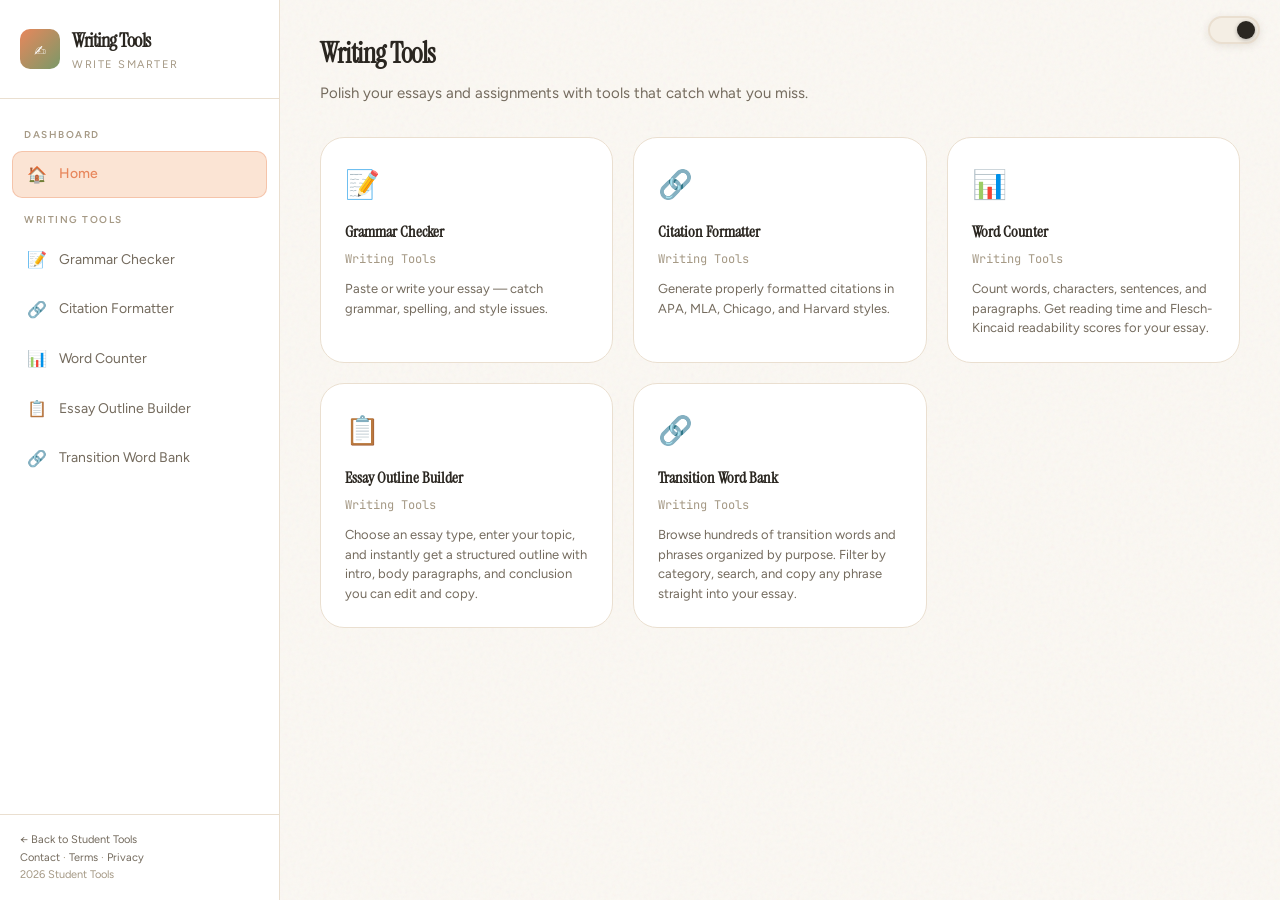
<file: writing.html>
<!DOCTYPE html>
<html lang="en">
<head>
  <meta charset="UTF-8">
  <meta name="viewport" content="width=device-width, initial-scale=1.0">
  <title>Writing Tools - Write Smarter</title>
  <meta name="description" content="Free writing tools for students: grammar checker for essays and assignments. Catch grammar, spelling, and punctuation issues.">
  <link rel="stylesheet" href="style.css">
  <script src="theme.js"></script>
  <script src="app.js"></script>
</head>
<body>

<button class="mobile-toggle" onclick="toggleSidebar()" aria-label="Toggle menu">&#9776;</button>
<div class="theme-switch-wrap">
  <label class="theme-switch" title="Toggle dark/light mode">
    <input type="checkbox" id="theme-toggle-checkbox" onchange="toggleTheme()">
    <span class="theme-switch-slider"></span>
  </label>
</div>
<div class="mobile-overlay" id="mobileOverlay" onclick="toggleSidebar()"></div>

<div class="app-wrapper">

  <aside class="sidebar" id="sidebar">
    <div class="sidebar-header">
      <a href="index.html" class="sidebar-logo">
        <div class="logo-icon">&#x270D;&#xFE0F;</div>
        <div>
          <div class="logo-text">Writing Tools</div>
          <div class="logo-sub">Write Smarter</div>
        </div>
      </a>
    </div>

    <nav class="sidebar-nav">
      <div class="nav-section-label">Dashboard</div>
      <div class="nav-item active" data-panel="home" onclick="showPanel('home')">
        <span class="nav-icon">&#x1F3E0;</span> Home
      </div>

      <div class="nav-section-label">Writing Tools</div>
      <div class="nav-item" data-panel="grammar" onclick="showPanel('grammar')">
        <span class="nav-icon">&#x1F4DD;</span> Grammar Checker
      </div>
      <div class="nav-item" data-panel="citations" onclick="showPanel('citations')">
        <span class="nav-icon">&#x1F517;</span> Citation Formatter
      </div>
      <div class="nav-item" data-panel="wordcounter" onclick="showPanel('wordcounter')">
        <span class="nav-icon">&#x1F4CA;</span> Word Counter
      </div>
      <div class="nav-item" data-panel="outline" onclick="showPanel('outline')">
        <span class="nav-icon">&#x1F4CB;</span> Essay Outline Builder
      </div>
      <div class="nav-item" data-panel="transitions" onclick="showPanel('transitions')">
        <span class="nav-icon">&#x1F517;</span> Transition Word Bank
      </div>
    </nav>

    <div class="sidebar-footer">
      <a href="index.html">&larr; Back to Student Tools</a><br>
      <a href="contact.html">Contact</a> &middot; <a href="terms.html">Terms</a> &middot; <a href="privacy.html">Privacy</a>
      <br>2026 Student Tools
    </div>
  </aside>

  <main class="main-content">

<!-- ======== HOME ======== -->
<div class="tool-panel active" id="panel-home">
  <div class="main-header">
    <h1>Writing Tools</h1>
    <p>Polish your essays and assignments with tools that catch what you miss.</p>
  </div>

  <div class="home-grid">
    <div class="home-card animate-in" onclick="showPanel('grammar')">
      <div class="card-emoji">&#x1F4DD;</div>
      <div class="card-name">Grammar Checker</div>
      <div class="card-courses">Writing Tools</div>
      <div class="card-preview">Paste or write your essay — catch grammar, spelling, and style issues.</div>
    </div>
    <div class="home-card animate-in" onclick="showPanel('citations')">
      <div class="card-emoji">&#x1F517;</div>
      <div class="card-name">Citation Formatter</div>
      <div class="card-courses">Writing Tools</div>
      <div class="card-preview">Generate properly formatted citations in APA, MLA, Chicago, and Harvard styles.</div>
    </div>
    <div class="home-card animate-in" onclick="showPanel('wordcounter')">
      <div class="card-emoji">&#x1F4CA;</div>
      <div class="card-name">Word Counter</div>
      <div class="card-courses">Writing Tools</div>
      <div class="card-preview">Count words, characters, sentences, and paragraphs. Get reading time and Flesch-Kincaid readability scores for your essay.</div>
    </div>
    <div class="home-card animate-in" onclick="showPanel('outline')">
      <div class="card-emoji">&#x1F4CB;</div>
      <div class="card-name">Essay Outline Builder</div>
      <div class="card-courses">Writing Tools</div>
      <div class="card-preview">Choose an essay type, enter your topic, and instantly get a structured outline with intro, body paragraphs, and conclusion you can edit and copy.</div>
    </div>
    <div class="home-card animate-in" onclick="showPanel('transitions')">
      <div class="card-emoji">&#x1F517;</div>
      <div class="card-name">Transition Word Bank</div>
      <div class="card-courses">Writing Tools</div>
      <div class="card-preview">Browse hundreds of transition words and phrases organized by purpose. Filter by category, search, and copy any phrase straight into your essay.</div>
    </div>
  </div>
</div>

<!-- ======== GRAMMAR CHECKER ======== -->
<div class="tool-panel" id="panel-grammar">
  <div class="main-header">
    <h1>Grammar Checker</h1>
    <p>Paste or type your essay — we'll flag issues and help you fix them one by one or all at once.</p>
  </div>

  <div class="card">
    <div class="card-title">Your Essay</div>
    <div class="card-desc">Paste your text below or start writing. We'll scan for grammar, spelling, punctuation, and style issues.</div>
    <div class="form-group">
      <textarea class="form-textarea" id="gc-input" rows="12" placeholder="Paste or type your essay here..."></textarea>
    </div>
    <div class="gc-toolbar">
      <div class="gc-word-count" id="gc-word-count">0 words &middot; 0 characters</div>
      <div class="btn-group" style="margin-top:0">
        <button class="btn btn-primary" onclick="gcCheck()">Check Grammar</button>
        <button class="btn btn-secondary" onclick="gcClear()">Clear</button>
      </div>
    </div>
  </div>

  <!-- Results Section (hidden until check runs) -->
  <div id="gc-results-area" style="display:none">

    <!-- Score Overview -->
    <div class="card" id="gc-score-card">
      <div class="gc-score-row">
        <div class="gc-score-circle" id="gc-score-circle">
          <svg viewBox="0 0 120 120">
            <circle cx="60" cy="60" r="52" class="gc-ring-bg"/>
            <circle cx="60" cy="60" r="52" class="gc-ring-fill" id="gc-ring-fill"/>
          </svg>
          <div class="gc-score-number" id="gc-score-number">100</div>
        </div>
        <div class="gc-score-info">
          <div class="gc-score-label" id="gc-score-label">Excellent</div>
          <div class="gc-score-detail" id="gc-score-detail">0 issues found</div>
          <div class="btn-group" style="margin-top:12px">
            <button class="btn btn-primary btn-sm" onclick="gcFixAll()" id="gc-fix-all-btn">Fix All Issues</button>
            <button class="btn btn-secondary btn-sm" onclick="gcCopyFixed()">Copy Corrected Text</button>
          </div>
        </div>
      </div>
    </div>

    <!-- Corrected Text Preview -->
    <div class="card" id="gc-corrected-card" style="display:none">
      <div style="display:flex;align-items:center;justify-content:space-between;margin-bottom:12px">
        <div class="card-title" style="margin-bottom:0">Corrected Essay</div>
        <button class="btn btn-sm btn-secondary" onclick="gcCopyFixed()">Copy to Clipboard</button>
      </div>
      <div class="gc-corrected-text" id="gc-corrected-text"></div>
    </div>

    <!-- Issue List -->
    <div class="card">
      <div style="display:flex;align-items:center;justify-content:space-between;margin-bottom:16px;flex-wrap:wrap;gap:8px">
        <div class="card-title" style="margin-bottom:0">Issues Found</div>
        <div class="gc-filter-group" id="gc-filter-group">
          <button class="gc-filter-btn active" data-filter="all" onclick="gcFilter('all', this)">All</button>
          <button class="gc-filter-btn" data-filter="grammar" onclick="gcFilter('grammar', this)">Grammar</button>
          <button class="gc-filter-btn" data-filter="spelling" onclick="gcFilter('spelling', this)">Spelling</button>
          <button class="gc-filter-btn" data-filter="punctuation" onclick="gcFilter('punctuation', this)">Punctuation</button>
          <button class="gc-filter-btn" data-filter="style" onclick="gcFilter('style', this)">Style</button>
        </div>
      </div>
      <div id="gc-issue-list">
        <!-- Issues render here -->
      </div>
      <div class="empty-state" id="gc-no-issues" style="display:none">
        <div class="empty-icon">&#x1F389;</div>
        <p>No issues found — your writing is clean!</p>
      </div>
    </div>
  </div>
</div>

<!-- ======== CITATION FORMATTER ======== -->
<div class="tool-panel" id="panel-citations">
  <div class="main-header">
    <h1>Citation Formatter</h1>
    <p>Generate properly formatted citations in APA, MLA, Chicago, and Harvard styles.</p>
  </div>

  <div class="card">
    <div class="card-title">Source Information</div>
    <div class="card-desc">Fill in the details below to generate your citation.</div>

    <div class="form-group">
      <label class="form-label">Source Type</label>
      <select class="form-select" id="cf-source-type" onchange="updateCitationFields()">
        <option value="book">Book</option>
        <option value="website">Website</option>
        <option value="journal">Journal Article</option>
        <option value="video">Video</option>
      </select>
    </div>

    <div id="cf-fields-container">
      <!-- Fields dynamically render here based on source type -->
    </div>

    <div class="form-group">
      <label class="form-label">Citation Style</label>
      <div class="cf-style-buttons">
        <button class="cf-style-btn active" data-style="apa" onclick="selectCitationStyle('apa')">APA</button>
        <button class="cf-style-btn" data-style="mla" onclick="selectCitationStyle('mla')">MLA</button>
        <button class="cf-style-btn" data-style="chicago" onclick="selectCitationStyle('chicago')">Chicago</button>
        <button class="cf-style-btn" data-style="harvard" onclick="selectCitationStyle('harvard')">Harvard</button>
      </div>
    </div>

    <div class="btn-group">
      <button class="btn btn-primary" onclick="generateCitation()">Generate Citation</button>
      <button class="btn btn-secondary" onclick="clearCitationForm()">Clear</button>
    </div>
  </div>

  <!-- Citation Result (hidden until generated) -->
  <div id="cf-result-area" style="display:none">
    <div class="card">
      <div class="card-title">Your Citation</div>
      <div class="cf-citation-box" id="cf-citation-box"></div>
      <button class="btn btn-primary" onclick="copyCitation()">Copy Citation</button>
    </div>
  </div>
</div>

<!-- ======== WORD COUNTER ======== -->
<div class="tool-panel" id="panel-wordcounter">
  <div class="main-header">
    <h1>Word Counter &amp; Readability</h1>
    <p>Paste your essay to count words, measure readability, and check reading time.</p>
  </div>

  <div class="card">
    <div class="card-title">Your Text</div>
    <div class="card-desc">Paste or type your essay below. Stats update live as you type.</div>
    <div class="form-group">
      <textarea class="form-textarea" id="wc-input" rows="10" placeholder="Paste or type your text here..." oninput="wcAnalyze()"></textarea>
    </div>
    <div class="btn-group">
      <button class="btn btn-secondary" onclick="wcClear()">Clear</button>
    </div>
  </div>

  <div id="wc-stats-area">
    <div class="wc-stats-grid">
      <div class="wc-stat-box">
        <div class="wc-stat-value" id="wc-words">0</div>
        <div class="wc-stat-label">Words</div>
      </div>
      <div class="wc-stat-box">
        <div class="wc-stat-value" id="wc-chars">0</div>
        <div class="wc-stat-label">Characters</div>
      </div>
      <div class="wc-stat-box">
        <div class="wc-stat-value" id="wc-chars-nospace">0</div>
        <div class="wc-stat-label">Chars (no spaces)</div>
      </div>
      <div class="wc-stat-box">
        <div class="wc-stat-value" id="wc-sentences">0</div>
        <div class="wc-stat-label">Sentences</div>
      </div>
      <div class="wc-stat-box">
        <div class="wc-stat-value" id="wc-paragraphs">0</div>
        <div class="wc-stat-label">Paragraphs</div>
      </div>
      <div class="wc-stat-box">
        <div class="wc-stat-value" id="wc-read-time">0 min</div>
        <div class="wc-stat-label">Reading Time</div>
      </div>
      <div class="wc-stat-box">
        <div class="wc-stat-value" id="wc-speak-time">0 min</div>
        <div class="wc-stat-label">Speaking Time</div>
      </div>
      <div class="wc-stat-box">
        <div class="wc-stat-value" id="wc-avg-sentence">0</div>
        <div class="wc-stat-label">Avg Words/Sentence</div>
      </div>
    </div>

    <div class="card" style="margin-top:20px">
      <div class="card-title">Readability</div>
      <div class="card-desc">Flesch-Kincaid scores measure how easy your writing is to read.</div>
      <div class="wc-readability-row">
        <div class="wc-read-block">
          <div class="wc-read-score" id="wc-fre-score">—</div>
          <div class="wc-read-name">Flesch Reading Ease</div>
          <div class="wc-read-detail" id="wc-fre-label">Enter text above</div>
          <div class="wc-read-desc">0–100 scale. Higher = easier to read. Aim for 60–70 for general audiences.</div>
        </div>
        <div class="wc-read-block">
          <div class="wc-read-score" id="wc-fkgl-score">—</div>
          <div class="wc-read-name">Flesch-Kincaid Grade Level</div>
          <div class="wc-read-detail" id="wc-fkgl-label">Enter text above</div>
          <div class="wc-read-desc">Estimated US school grade level needed to understand the text.</div>
        </div>
      </div>
    </div>

    <div class="card" style="margin-top:20px">
      <div class="card-title">Top 10 Most Used Words</div>
      <div class="card-desc">Common words (the, a, is, etc.) are excluded.</div>
      <div id="wc-top-words" class="wc-top-words-list">
        <span style="color:var(--text-muted)">Enter text above to see word frequency.</span>
      </div>
    </div>
  </div>
</div>

<!-- ======== ESSAY OUTLINE BUILDER ======== -->
<div class="tool-panel" id="panel-outline">
  <div class="main-header">
    <h1>Essay Outline Builder</h1>
    <p>Pick an essay type, enter your topic, and get a ready-to-edit structured outline.</p>
  </div>

  <div class="card">
    <div class="card-title">Essay Setup</div>
    <div class="card-desc">Tell us about your essay and we'll generate a full outline for you.</div>

    <div class="form-group">
      <label class="form-label">Essay Type</label>
      <select class="form-select" id="ob-type">
        <option value="argumentative">Argumentative</option>
        <option value="expository">Expository</option>
        <option value="compare">Compare &amp; Contrast</option>
        <option value="persuasive">Persuasive</option>
        <option value="narrative">Narrative</option>
      </select>
    </div>

    <div class="form-group">
      <label class="form-label">Topic / Thesis Statement</label>
      <input class="form-input" type="text" id="ob-topic" placeholder="e.g. Social media has a negative effect on teenage mental health">
    </div>

    <div class="form-group">
      <label class="form-label">Number of Body Paragraphs</label>
      <select class="form-select" id="ob-body-count">
        <option value="2">2</option>
        <option value="3" selected>3</option>
        <option value="4">4</option>
        <option value="5">5</option>
      </select>
    </div>

    <div class="btn-group">
      <button class="btn btn-primary" onclick="obGenerate()">Build Outline</button>
      <button class="btn btn-secondary" onclick="obClear()">Clear</button>
    </div>
  </div>

  <div id="ob-result-area" style="display:none">
    <div class="card">
      <div style="display:flex;align-items:center;justify-content:space-between;margin-bottom:16px;flex-wrap:wrap;gap:8px">
        <div class="card-title" style="margin-bottom:0">Your Outline</div>
        <button class="btn btn-sm btn-primary" onclick="obCopy()">Copy Outline</button>
      </div>
      <div class="card-desc" style="margin-bottom:16px">Click any field to edit it directly.</div>
      <div id="ob-outline-content"></div>
    </div>
  </div>
</div>

<!-- ======== TRANSITION WORD BANK ======== -->
<div class="tool-panel" id="panel-transitions">
  <div class="main-header">
    <h1>Transition Word Bank</h1>
    <p>Hundreds of transition words and phrases, organized by purpose. Click any phrase to copy it.</p>
  </div>

  <div class="card">
    <div class="card-title">Filter by Purpose</div>
    <div class="card-desc">Select a category to browse phrases for that writing goal, or search for a specific word.</div>
    <div class="form-group" style="max-width:400px">
      <input type="text" class="form-input" id="tw-search" placeholder="Search phrases..." oninput="twFilter()">
    </div>
    <div class="gc-filter-group" id="tw-category-btns" style="flex-wrap:wrap;gap:6px;margin-top:8px">
      <button class="gc-filter-btn active" data-cat="all" onclick="twSetCat('all',this)">All</button>
      <button class="gc-filter-btn" data-cat="add" onclick="twSetCat('add',this)">Adding Info</button>
      <button class="gc-filter-btn" data-cat="contrast" onclick="twSetCat('contrast',this)">Contrasting</button>
      <button class="gc-filter-btn" data-cat="cause" onclick="twSetCat('cause',this)">Cause &amp; Effect</button>
      <button class="gc-filter-btn" data-cat="sequence" onclick="twSetCat('sequence',this)">Sequence</button>
      <button class="gc-filter-btn" data-cat="emphasize" onclick="twSetCat('emphasize',this)">Emphasizing</button>
      <button class="gc-filter-btn" data-cat="example" onclick="twSetCat('example',this)">Examples</button>
      <button class="gc-filter-btn" data-cat="compare" onclick="twSetCat('compare',this)">Comparing</button>
      <button class="gc-filter-btn" data-cat="conclude" onclick="twSetCat('conclude',this)">Concluding</button>
    </div>
  </div>

  <div id="tw-results-area">
    <!-- Phrase cards render here -->
  </div>

  <div id="tw-empty" class="empty-state" style="display:none">
    <div class="empty-icon">&#x1F50D;</div>
    <p>No phrases match your search.</p>
  </div>

  <div id="tw-copy-toast" style="
    position:fixed;bottom:32px;left:50%;transform:translateX(-50%) translateY(20px);
    background:var(--accent-primary);color:#fff;padding:10px 22px;border-radius:24px;
    font-size:14px;font-weight:600;opacity:0;pointer-events:none;
    transition:opacity 0.25s,transform 0.25s;z-index:9999;">
    Copied!
  </div>
</div>

  </main>
</div>

<!-- Cookie consent banner -->
<div class="cookie-banner" id="cookieBanner">
  <span>This site uses cookies to improve your experience. See our <a href="privacy.html">Privacy Policy</a>.</span>
  <button class="btn btn-sm btn-primary" onclick="acceptCookies()">Got it</button>
</div>

</body>
</html>
</file>
<file: style.css>
/* ============================================
   STUDENT TOOLS — Dark Sleek Modern Theme
   ============================================

   Linked files:
   - index.html (landing page)
   - math.html, studying.html, writing.html (sub-sites)
   - app.js (application logic and interactivity)
   ============================================ */

@import url('https://fonts.googleapis.com/css2?family=Instrument+Serif:ital@0;1&family=Figtree:wght@300;400;500;600;700;800&family=JetBrains+Mono:wght@400;500;600&display=swap');

:root {
  /* Dark theme (default) — warm dark */
  --bg-primary: #1A1714;
  --bg-secondary: #231F1B;
  --bg-card: #2A2520;
  --bg-card-hover: #332D28;
  --bg-input: #201D1A;
  --border-subtle: rgba(255,255,255,0.08);
  --border-accent: rgba(232,135,92,0.3);
  --text-primary: #F4ECE0;
  --text-secondary: #A59985;
  --text-muted: #746B5E;
  --accent-cyan: #E8875C;
  --accent-cyan-dim: rgba(232,135,92,0.18);
  --accent-purple: #7A9968;
  --accent-purple-dim: rgba(122,153,104,0.15);
  --accent-green: #7A9968;
  --accent-red: #C87A70;
  --accent-orange: #D4956A;
  --accent-yellow: #C9A84A;
  --radius-sm: 10px;
  --radius-md: 16px;
  --radius-lg: 24px;
  --radius-xl: 32px;
  --shadow-glow: 0 0 30px rgba(232,135,92,0.12);
  --shadow-card: 0 4px 14px rgba(0,0,0,0.35);
  --font-display: 'Instrument Serif', 'DM Serif Display', Georgia, serif;
  --font-body: 'Figtree', -apple-system, BlinkMacSystemFont, 'Segoe UI', sans-serif;
  --font-mono: 'JetBrains Mono', ui-monospace, monospace;
  --transition-fast: 0.2s cubic-bezier(0.4, 0, 0.2, 1);
  --transition-smooth: 0.35s cubic-bezier(0.4, 0, 0.2, 1);
}

/* Light theme — warm paper */
[data-theme="light"] {
  --bg-primary: #FBF8F3;
  --bg-secondary: #FFFFFF;
  --bg-card: #FFFFFF;
  --bg-card-hover: #F7F2EA;
  --bg-input: #F4EEE4;
  --border-subtle: #EADFD0;
  --border-accent: rgba(232,135,92,0.35);
  --text-primary: #2A2620;
  --text-secondary: #746B5E;
  --text-muted: #A59985;
  --accent-cyan: #E8875C;
  --accent-cyan-dim: #FBE4D4;
  --accent-purple: #7A9968;
  --accent-purple-dim: rgba(122,153,104,0.15);
  --accent-green: #7A9968;
  --accent-red: #C87A70;
  --accent-orange: #D4956A;
  --accent-yellow: #C9A84A;
  --shadow-glow: 0 0 30px rgba(232,135,92,0.15);
  --shadow-card: 0 4px 14px rgba(60,40,10,0.06);
}

*, *::before, *::after { box-sizing: border-box; margin: 0; padding: 0; }

html {
  scroll-behavior: smooth;
  transition: background-color var(--transition-smooth), color var(--transition-smooth);
}

body {
  font-family: var(--font-body);
  background: var(--bg-primary);
  color: var(--text-primary);
  min-height: 100vh;
  overflow-x: hidden;
  line-height: 1.6;
}

/* Background grain texture */
body::before {
  content: '';
  position: fixed;
  top: 0; left: 0; right: 0; bottom: 0;
  background-image: url("data:image/svg+xml,%3Csvg viewBox='0 0 256 256' xmlns='http://www.w3.org/2000/svg'%3E%3Cfilter id='noise'%3E%3CfeTurbulence type='fractalNoise' baseFrequency='0.9' numOctaves='4' stitchTiles='stitch'/%3E%3C/filter%3E%3Crect width='100%25' height='100%25' filter='url(%23noise)' opacity='0.05'/%3E%3C/svg%3E");
  pointer-events: none;
  z-index: 0;
  transition: opacity var(--transition-smooth);
}

html[data-theme="light"] body::before {
  opacity: 1;
}

/* ---- SCROLLBAR ---- */
::-webkit-scrollbar { width: 6px; }
::-webkit-scrollbar-track { background: var(--bg-primary); }
::-webkit-scrollbar-thumb { background: var(--text-muted); border-radius: 3px; }
::-webkit-scrollbar-thumb:hover { background: var(--accent-cyan); }

/* ---- LAYOUT ---- */
.app-wrapper {
  display: flex;
  min-height: 100vh;
  position: relative;
  z-index: 1;
}

/* ---- SIDEBAR ---- */
.sidebar {
  width: 280px;
  min-width: 280px;
  background: var(--bg-secondary);
  border-right: 1px solid var(--border-subtle);
  display: flex;
  flex-direction: column;
  position: fixed;
  top: 0;
  left: 0;
  height: 100vh;
  z-index: 100;
  transition: transform var(--transition-smooth);
}

.sidebar-header {
  padding: 24px 20px;
  border-bottom: 1px solid var(--border-subtle);
  display: flex;
  align-items: center;
  justify-content: space-between;
  gap: 12px;
}

.sidebar-logo {
  display: flex;
  align-items: center;
  gap: 12px;
  text-decoration: none;
}

.sidebar-logo .logo-icon {
  width: 40px;
  height: 40px;
  background: linear-gradient(135deg, var(--accent-cyan), var(--accent-purple));
  border-radius: var(--radius-sm);
  display: flex;
  align-items: center;
  justify-content: center;
  font-size: 20px;
  font-weight: 700;
  color: #fff;
  font-family: var(--font-mono);
}

.sidebar-logo .logo-text {
  font-family: var(--font-display);
  font-size: 20px;
  font-weight: 700;
  color: var(--text-primary);
  letter-spacing: -0.5px;
}

.sidebar-logo .logo-sub {
  font-size: 11px;
  color: var(--text-muted);
  font-weight: 400;
  letter-spacing: 1.5px;
  text-transform: uppercase;
}

/* ---- THEME SWITCH (fixed top-right) ---- */
.theme-switch-wrap {
  position: fixed;
  top: 16px;
  right: 20px;
  z-index: 9999;
}

.theme-switch {
  position: relative;
  display: inline-block;
  width: 52px;
  height: 28px;
  cursor: pointer;
}

.theme-switch input {
  opacity: 0;
  width: 0;
  height: 0;
  position: absolute;
}

.theme-switch-slider {
  position: absolute;
  top: 0; left: 0; right: 0; bottom: 0;
  background: #2A2520;
  border: 2px solid rgba(255,255,255,0.12);
  border-radius: 28px;
  transition: all 0.3s cubic-bezier(0.4, 0, 0.2, 1);
  box-shadow: 0 2px 8px rgba(0,0,0,0.4);
}

.theme-switch-slider::before {
  content: '';
  position: absolute;
  height: 18px;
  width: 18px;
  left: 3px;
  top: 3px;
  background: #F4ECE0;
  border-radius: 50%;
  transition: all 0.3s cubic-bezier(0.4, 0, 0.2, 1);
  box-shadow: 0 1px 4px rgba(0,0,0,0.3);
}

.theme-switch input:checked + .theme-switch-slider {
  background: #F4EEE4;
  border-color: #EADFD0;
  box-shadow: 0 2px 8px rgba(60,40,10,0.1);
}

.theme-switch input:checked + .theme-switch-slider::before {
  transform: translateX(24px);
  background: #2A2620;
}

.sidebar-nav {
  flex: 1;
  overflow-y: auto;
  padding: 16px 12px;
}

.nav-section-label {
  font-size: 10px;
  font-weight: 600;
  text-transform: uppercase;
  letter-spacing: 1.5px;
  color: var(--text-muted);
  padding: 12px 12px 8px;
}

.nav-item {
  display: flex;
  align-items: center;
  gap: 12px;
  padding: 10px 14px;
  border-radius: var(--radius-sm);
  cursor: pointer;
  transition: all var(--transition-fast);
  color: var(--text-secondary);
  font-size: 14px;
  font-weight: 400;
  border: 1px solid transparent;
  margin-bottom: 2px;
}

.nav-item:hover {
  background: var(--bg-card);
  color: var(--text-primary);
}

.nav-item.active {
  background: var(--accent-cyan-dim);
  color: var(--accent-cyan);
  border-color: var(--border-accent);
  font-weight: 500;
}

.nav-item .nav-icon {
  width: 20px;
  text-align: center;
  font-size: 16px;
  flex-shrink: 0;
}

.sidebar-footer {
  padding: 16px 20px;
  border-top: 1px solid var(--border-subtle);
  font-size: 11px;
  color: var(--text-muted);
}

.sidebar-footer a {
  color: var(--text-secondary);
  text-decoration: none;
  transition: color var(--transition-fast);
}
.sidebar-footer a:hover { color: var(--accent-cyan); }

/* ---- MAIN CONTENT ---- */
.main-content {
  flex: 1;
  margin-left: 280px;
  padding: 32px 40px;
  min-height: 100vh;
}

.main-header {
  margin-bottom: 32px;
}

.main-header h1 {
  font-family: var(--font-display);
  font-size: 28px;
  font-weight: 700;
  color: var(--text-primary);
  letter-spacing: -0.5px;
}

.main-header p {
  color: var(--text-secondary);
  font-size: 15px;
  margin-top: 4px;
}

/* ---- TOOL PANELS ---- */
.tool-panel {
  display: none;
  animation: fadeIn 0.3s ease;
}

.tool-panel.active {
  display: block;
}

@keyframes fadeIn {
  from { opacity: 0; transform: translateY(8px); }
  to { opacity: 1; transform: translateY(0); }
}

/* ---- CARDS ---- */
.card {
  background: var(--bg-card);
  border: 1px solid var(--border-subtle);
  border-radius: var(--radius-lg);
  padding: 28px;
  margin-bottom: 24px;
  transition: all var(--transition-smooth);
  box-shadow: var(--shadow-card);
}

.card:hover {
  border-color: var(--border-accent);
  box-shadow: var(--shadow-glow);
}

.card-title {
  font-family: var(--font-display);
  font-size: 18px;
  font-weight: 600;
  margin-bottom: 6px;
  color: var(--text-primary);
}

.card-desc {
  font-size: 13px;
  color: var(--text-secondary);
  margin-bottom: 20px;
  line-height: 1.5;
}

/* ---- FORM ELEMENTS ---- */
.form-group {
  margin-bottom: 16px;
}

.form-label {
  display: block;
  font-size: 12px;
  font-weight: 500;
  text-transform: uppercase;
  letter-spacing: 1px;
  color: var(--text-secondary);
  margin-bottom: 6px;
  font-family: var(--font-mono);
}

.form-input, .form-select, .form-textarea {
  width: 100%;
  padding: 12px 16px;
  background: var(--bg-input);
  border: 1px solid var(--border-subtle);
  border-radius: var(--radius-sm);
  color: var(--text-primary);
  font-family: var(--font-mono);
  font-size: 14px;
  transition: all var(--transition-fast);
  outline: none;
}

.form-input:focus, .form-select:focus, .form-textarea:focus {
  border-color: var(--accent-cyan);
  box-shadow: 0 0 0 3px var(--accent-cyan-dim);
}

.form-input::placeholder { color: var(--text-muted); }
.form-textarea { resize: vertical; min-height: 80px; }
.form-select { cursor: pointer; }
.form-select option { background: var(--bg-card); }

.form-row {
  display: grid;
  grid-template-columns: repeat(auto-fit, minmax(140px, 1fr));
  gap: 12px;
}

/* ---- BUTTONS ---- */
.btn {
  display: inline-flex;
  align-items: center;
  justify-content: center;
  gap: 8px;
  padding: 12px 24px;
  border-radius: var(--radius-sm);
  font-family: var(--font-display);
  font-size: 14px;
  font-weight: 600;
  cursor: pointer;
  transition: all var(--transition-fast);
  border: 1px solid transparent;
  text-decoration: none;
}

.btn-primary {
  background: linear-gradient(135deg, var(--accent-cyan), #00a8cc);
  color: #000;
  border: none;
}
.btn-primary:hover {
  transform: translateY(-1px);
  box-shadow: 0 4px 20px rgba(232,135,92,0.35);
}

.btn-secondary {
  background: var(--bg-input);
  color: var(--text-primary);
  border-color: var(--border-subtle);
}
.btn-secondary:hover {
  border-color: var(--accent-cyan);
  background: var(--accent-cyan-dim);
}

.btn-sm {
  padding: 8px 16px;
  font-size: 12px;
}

.btn-group {
  display: flex;
  gap: 10px;
  flex-wrap: wrap;
  margin-top: 16px;
}

/* ---- RESULTS ---- */
.result-box {
  background: var(--bg-input);
  border: 1px solid var(--border-subtle);
  border-radius: var(--radius-md);
  padding: 20px;
  margin-top: 20px;
  font-family: var(--font-mono);
  font-size: 14px;
  line-height: 1.8;
  color: var(--text-primary);
  min-height: 60px;
  position: relative;
  overflow-x: auto;
}

.result-box:empty::before {
  content: 'Results will appear here...';
  color: var(--text-muted);
  font-style: italic;
}

.result-box .result-label {
  display: inline-block;
  font-size: 11px;
  font-weight: 600;
  text-transform: uppercase;
  letter-spacing: 1px;
  color: var(--accent-cyan);
  margin-bottom: 8px;
}

.result-box .result-value {
  font-size: 22px;
  font-weight: 600;
  color: var(--text-primary);
}

.result-box .result-step {
  padding: 8px 0;
  border-bottom: 1px solid var(--border-subtle);
  color: var(--text-secondary);
}
.result-box .result-step:last-child { border-bottom: none; }

.result-highlight {
  color: var(--accent-cyan);
  font-weight: 600;
}

.result-success { color: var(--accent-green); }
.result-error { color: var(--accent-red); }

/* ---- HOME GRID ---- */
.home-grid {
  display: grid;
  grid-template-columns: repeat(auto-fill, minmax(280px, 1fr));
  gap: 20px;
}

.home-card {
  background: var(--bg-card);
  border: 1px solid var(--border-subtle);
  border-radius: var(--radius-lg);
  padding: 24px;
  cursor: pointer;
  transition: all var(--transition-smooth);
  position: relative;
  overflow: hidden;
}

.home-card::before {
  content: '';
  position: absolute;
  top: 0;
  left: 0;
  right: 0;
  height: 3px;
  background: linear-gradient(90deg, var(--accent-cyan), var(--accent-purple));
  opacity: 0;
  transition: opacity var(--transition-smooth);
}

.home-card:hover {
  border-color: var(--border-accent);
  transform: translateY(-2px);
  box-shadow: var(--shadow-glow);
}

.home-card:hover::before { opacity: 1; }

.home-card .card-emoji {
  font-size: 28px;
  margin-bottom: 12px;
}

.home-card .card-name {
  font-family: var(--font-display);
  font-size: 16px;
  font-weight: 600;
  margin-bottom: 6px;
}

.home-card .card-courses {
  font-size: 12px;
  color: var(--text-muted);
  margin-bottom: 10px;
  font-family: var(--font-mono);
}

.home-card .card-preview {
  font-size: 13px;
  color: var(--text-secondary);
  line-height: 1.5;
}

/* ---- GRAPH CANVAS ---- */
.graph-container {
  background: var(--bg-input);
  border: 1px solid var(--border-subtle);
  border-radius: var(--radius-md);
  padding: 8px;
  margin-top: 16px;
  position: relative;
}

.graph-container canvas {
  width: 100%;
  border-radius: var(--radius-sm);
}

/* ---- UNIT CIRCLE ---- */
.unit-circle-container {
  display: flex;
  gap: 24px;
  align-items: flex-start;
  flex-wrap: wrap;
}

.unit-circle-container canvas {
  border-radius: var(--radius-md);
  background: var(--bg-input);
  border: 1px solid var(--border-subtle);
}

/* ---- STATS TABLE ---- */
.stats-grid {
  display: grid;
  grid-template-columns: repeat(auto-fill, minmax(180px, 1fr));
  gap: 12px;
  margin-top: 16px;
}

.stat-card {
  background: var(--bg-input);
  border: 1px solid var(--border-subtle);
  border-radius: var(--radius-sm);
  padding: 16px;
  text-align: center;
}

.stat-card .stat-label {
  font-size: 11px;
  text-transform: uppercase;
  letter-spacing: 1px;
  color: var(--text-muted);
  margin-bottom: 6px;
  font-family: var(--font-mono);
}

.stat-card .stat-value {
  font-size: 20px;
  font-weight: 600;
  font-family: var(--font-mono);
  color: var(--accent-cyan);
}

/* ---- TOGGLE BUTTONS ---- */
.toggle-group {
  display: inline-flex;
  background: var(--bg-input);
  border: 1px solid var(--border-subtle);
  border-radius: var(--radius-sm);
  overflow: hidden;
  margin-bottom: 16px;
}

.toggle-btn {
  padding: 8px 18px;
  font-size: 13px;
  font-family: var(--font-mono);
  background: transparent;
  color: var(--text-secondary);
  border: none;
  cursor: pointer;
  transition: all var(--transition-fast);
}

.toggle-btn.active {
  background: var(--accent-cyan-dim);
  color: var(--accent-cyan);
}

.toggle-btn:hover:not(.active) {
  color: var(--text-primary);
}

/* ---- AD PLACEHOLDER ---- */
.ad-placeholder {
  background: var(--bg-card);
  border: 1px dashed var(--border-subtle);
  border-radius: var(--radius-sm);
  padding: 16px;
  text-align: center;
  color: var(--text-muted);
  font-size: 11px;
  margin: 24px 0;
  min-height: 90px;
  display: flex;
  align-items: center;
  justify-content: center;
}

/* ---- MOBILE HAMBURGER ---- */
.mobile-toggle {
  display: none;
  position: fixed;
  top: 16px;
  left: 16px;
  z-index: 200;
  background: var(--bg-card);
  border: 1px solid var(--border-subtle);
  border-radius: var(--radius-sm);
  padding: 10px 12px;
  cursor: pointer;
  color: var(--text-primary);
  font-size: 20px;
}

.mobile-overlay {
  display: none;
  position: fixed;
  top: 0; left: 0; right: 0; bottom: 0;
  background: rgba(0,0,0,0.6);
  z-index: 90;
}

/* ---- RESPONSIVE ---- */
@media (max-width: 768px) {
  .sidebar {
    transform: translateX(-100%);
  }
  .sidebar.open {
    transform: translateX(0);
  }
  .main-content {
    margin-left: 0;
    padding: 24px 16px;
    padding-top: 24px;
  }
  .mobile-toggle {
    display: none;
  }
  .mobile-overlay.open {
    display: block;
  }
  .home-grid {
    grid-template-columns: 1fr;
  }
  .kittle-grid {
    grid-template-columns: repeat(auto-fill, minmax(180px, 1fr));
  }
  .form-row {
    grid-template-columns: 1fr;
  }
  .unit-circle-container {
    flex-direction: column;
  }
}

@media (max-width: 480px) {
  .main-header h1 { font-size: 22px; }
  .card { padding: 20px; }
}

/* ---- LEGAL PAGES ---- */
.legal-page {
  max-width: 800px;
  margin: 0 auto;
  padding: 40px 24px;
}

.legal-page h1 {
  font-family: var(--font-display);
  font-size: 32px;
  font-weight: 700;
  margin-bottom: 8px;
  background: linear-gradient(135deg, var(--accent-cyan), var(--accent-purple));
  -webkit-background-clip: text;
  -webkit-text-fill-color: transparent;
}

.legal-page .legal-date {
  color: var(--text-muted);
  font-size: 13px;
  margin-bottom: 32px;
  font-family: var(--font-mono);
}

.legal-page h2 {
  font-family: var(--font-display);
  font-size: 20px;
  font-weight: 600;
  margin-top: 32px;
  margin-bottom: 12px;
  color: var(--accent-cyan);
}

.legal-page p {
  color: var(--text-secondary);
  margin-bottom: 16px;
  line-height: 1.7;
}

.legal-page a {
  color: var(--accent-cyan);
  text-decoration: none;
}
.legal-page a:hover {
  text-decoration: underline;
}

.legal-back {
  display: inline-flex;
  align-items: center;
  gap: 6px;
  color: var(--text-secondary);
  text-decoration: none;
  font-size: 14px;
  margin-bottom: 24px;
  transition: color var(--transition-fast);
}
.legal-back:hover { color: var(--accent-cyan); }

/* ---- COOKIE BANNER ---- */
.cookie-banner {
  position: fixed;
  bottom: 0;
  left: 0;
  right: 0;
  background: var(--bg-card);
  border-top: 1px solid var(--border-subtle);
  padding: 16px 24px;
  display: flex;
  align-items: center;
  justify-content: space-between;
  gap: 16px;
  z-index: 999;
  font-size: 13px;
  color: var(--text-secondary);
  transform: translateY(100%);
  transition: transform var(--transition-smooth);
}

.cookie-banner.show {
  transform: translateY(0);
}

.cookie-banner a { color: var(--accent-cyan); text-decoration: none; }
.cookie-banner a:hover { text-decoration: underline; }

/* ---- TABS WITHIN TOOLS ---- */
.tool-tabs {
  display: flex;
  gap: 4px;
  margin-bottom: 20px;
  border-bottom: 1px solid var(--border-subtle);
  padding-bottom: 0;
}

.tool-tab {
  padding: 10px 18px;
  font-size: 13px;
  font-family: var(--font-display);
  font-weight: 500;
  color: var(--text-secondary);
  background: transparent;
  border: none;
  cursor: pointer;
  border-bottom: 2px solid transparent;
  margin-bottom: -1px;
  transition: all var(--transition-fast);
}

.tool-tab:hover { color: var(--text-primary); }
.tool-tab.active {
  color: var(--accent-cyan);
  border-bottom-color: var(--accent-cyan);
}

.tab-content { display: none; }
.tab-content.active { display: block; }

/* ---- SPECIAL ANIMATIONS ---- */
@keyframes pulse-glow {
  0%, 100% { box-shadow: 0 0 0 0 rgba(232,135,92,0.2); }
  50% { box-shadow: 0 0 20px 4px rgba(232,135,92,0.1); }
}

.pulse { animation: pulse-glow 2s infinite; }

@keyframes slideUp {
  from { opacity: 0; transform: translateY(20px); }
  to { opacity: 1; transform: translateY(0); }
}

.animate-in {
  animation: slideUp 0.4s ease forwards;
}

/* Staggered animation for home cards */
.home-card:nth-child(1) { animation-delay: 0.05s; }
.home-card:nth-child(2) { animation-delay: 0.1s; }
.home-card:nth-child(3) { animation-delay: 0.15s; }
.home-card:nth-child(4) { animation-delay: 0.2s; }
.home-card:nth-child(5) { animation-delay: 0.25s; }
.home-card:nth-child(6) { animation-delay: 0.3s; }
.home-card:nth-child(7) { animation-delay: 0.35s; }
.home-card:nth-child(8) { animation-delay: 0.4s; }
.home-card:nth-child(9) { animation-delay: 0.45s; }
.home-card:nth-child(10) { animation-delay: 0.5s; }
.home-card:nth-child(11) { animation-delay: 0.55s; }
.home-card:nth-child(12) { animation-delay: 0.6s; }

/* ---- HOME FOOTER NOTICE ---- */
.home-footer-notice {
  margin-top: 40px;
  padding-top: 24px;
  border-top: 1px solid var(--border-subtle);
  text-align: center;
}

.home-footer-notice p {
  font-size: 12px;
  color: var(--text-secondary);
  margin: 0;
}

.home-footer-notice a {
  color: var(--accent-cyan);
  text-decoration: none;
  transition: color var(--transition-fast);
}

.home-footer-notice a:hover {
  color: var(--accent-cyan);
  text-decoration: underline;
}

/* ---- HOME KITTLE WALL LINK ---- */
.home-kittle-wall-link {
  margin-top: 12px;
  text-align: center;
}

.home-kittle-wall-link p {
  font-size: 12px;
  color: var(--text-secondary);
  margin: 0;
}

.home-kittle-wall-link a {
  color: var(--accent-cyan);
  text-decoration: none;
  transition: color var(--transition-fast);
}

.home-kittle-wall-link a:hover {
  color: var(--accent-cyan);
  text-decoration: underline;
}

/* ============================================
   STUDY TOOLS — Flashcards & Quizzes
   ============================================ */

/* ---- DECK / SET GRID ---- */
.deck-grid {
  display: grid;
  grid-template-columns: repeat(auto-fill, minmax(260px, 1fr));
  gap: 16px;
  margin-bottom: 24px;
}

.deck-card {
  background: var(--bg-card);
  border: 1px solid var(--border-subtle);
  border-radius: var(--radius-lg);
  padding: 20px;
  cursor: pointer;
  transition: all var(--transition-smooth);
  position: relative;
  overflow: hidden;
}

.deck-card::after {
  content: '';
  position: absolute;
  bottom: 0; left: 0; right: 0;
  height: 3px;
  background: linear-gradient(90deg, var(--accent-cyan), var(--accent-purple));
  opacity: 0;
  transition: opacity var(--transition-smooth);
}

.deck-card:hover {
  border-color: var(--border-accent);
  transform: translateY(-2px);
  box-shadow: var(--shadow-glow);
}
.deck-card:hover::after { opacity: 1; }

.deck-card .deck-emoji { font-size: 24px; margin-bottom: 8px; }

.deck-card .deck-name {
  font-family: var(--font-display);
  font-size: 16px;
  font-weight: 600;
  margin-bottom: 4px;
  color: var(--text-primary);
}

.deck-card .deck-count {
  font-family: var(--font-mono);
  font-size: 12px;
  color: var(--text-muted);
  margin-bottom: 8px;
}

.deck-card .deck-actions {
  display: flex;
  gap: 6px;
  margin-top: 10px;
}

.deck-card .deck-actions button {
  padding: 6px 12px;
  border-radius: 6px;
  font-size: 11px;
  font-family: var(--font-mono);
  cursor: pointer;
  border: 1px solid var(--border-subtle);
  background: var(--bg-input);
  color: var(--text-secondary);
  transition: all var(--transition-fast);
}
.deck-card .deck-actions button:hover {
  border-color: var(--accent-cyan);
  color: var(--accent-cyan);
}
.deck-card .deck-actions .btn-danger:hover {
  border-color: var(--accent-red);
  color: var(--accent-red);
}

/* ---- CREATE DECK CARD (+ button) ---- */
.deck-card-new {
  background: var(--bg-card);
  border: 2px dashed var(--border-subtle);
  border-radius: var(--radius-lg);
  padding: 20px;
  display: flex;
  flex-direction: column;
  align-items: center;
  justify-content: center;
  cursor: pointer;
  transition: all var(--transition-smooth);
  min-height: 140px;
}

.deck-card-new:hover {
  border-color: var(--accent-cyan);
  background: var(--accent-cyan-dim);
}

.deck-card-new .plus-icon {
  font-size: 32px;
  color: var(--text-muted);
  margin-bottom: 8px;
  transition: color var(--transition-fast);
}
.deck-card-new:hover .plus-icon { color: var(--accent-cyan); }

.deck-card-new span {
  font-family: var(--font-display);
  font-size: 14px;
  color: var(--text-secondary);
  font-weight: 500;
}

/* ============================================
   KITTLE WALL — Photo Gallery
   ============================================ */

/* ---- KITTLE GRID ---- */
.kittle-grid {
  display: grid;
  grid-template-columns: repeat(auto-fill, minmax(280px, 1fr));
  gap: 16px;
  margin-top: 24px;
}

.kittle-card {
  background: var(--bg-card);
  border: 1px solid var(--border-subtle);
  border-radius: var(--radius-lg);
  overflow: hidden;
  transition: all var(--transition-smooth);
  position: relative;
  aspect-ratio: 1;
}

.kittle-card:hover {
  border-color: var(--border-accent);
  transform: translateY(-4px);
  box-shadow: var(--shadow-glow);
}

.kittle-card img {
  width: 100%;
  height: 100%;
  object-fit: cover;
  display: block;
}

.kittle-empty {
  text-align: center;
  color: var(--text-secondary);
  padding: 40px 20px;
  grid-column: 1 / -1;
}

/* ---- FLASHCARD FLIP ---- */
.flashcard-scene {
  perspective: 1000px;
  width: 100%;
  max-width: 560px;
  height: 320px;
  margin: 0 auto 24px;
  cursor: pointer;
}

.flashcard-inner {
  position: relative;
  width: 100%;
  height: 100%;
  transition: transform 0.6s cubic-bezier(0.4, 0, 0.2, 1);
  transform-style: preserve-3d;
}

.flashcard-inner.flipped {
  transform: rotateY(180deg);
}

.flashcard-face {
  position: absolute;
  width: 100%;
  height: 100%;
  backface-visibility: hidden;
  -webkit-backface-visibility: hidden;
  display: flex;
  flex-direction: column;
  align-items: center;
  justify-content: center;
  padding: 32px;
  border-radius: var(--radius-lg);
  text-align: center;
  border: 1px solid var(--border-subtle);
}

.flashcard-front {
  background: var(--bg-card);
  border-top: 3px solid var(--accent-cyan);
}

.flashcard-back {
  background: var(--bg-card);
  transform: rotateY(180deg);
  border-top: 3px solid var(--accent-purple);
}

.flashcard-side-label {
  font-family: var(--font-mono);
  font-size: 10px;
  text-transform: uppercase;
  letter-spacing: 2px;
  color: var(--text-muted);
  position: absolute;
  top: 16px;
  left: 50%;
  transform: translateX(-50%);
}

.flashcard-text {
  font-family: var(--font-display);
  font-size: 22px;
  font-weight: 500;
  color: var(--text-primary);
  line-height: 1.5;
  max-height: 200px;
  overflow-y: auto;
  word-wrap: break-word;
  width: 100%;
}

.flashcard-back .flashcard-text {
  color: var(--accent-green);
}

/* ---- FLASHCARD CONTROLS ---- */
.fc-controls {
  display: flex;
  align-items: center;
  justify-content: center;
  gap: 16px;
  margin-bottom: 20px;
  flex-wrap: wrap;
}

.fc-controls .btn {
  min-width: 110px;
}

.fc-progress {
  text-align: center;
  font-family: var(--font-mono);
  font-size: 13px;
  color: var(--text-secondary);
  margin-bottom: 16px;
}

.fc-progress-bar {
  width: 100%;
  max-width: 400px;
  height: 4px;
  background: var(--bg-input);
  border-radius: 2px;
  margin: 8px auto 0;
  overflow: hidden;
}

.fc-progress-fill {
  height: 100%;
  background: linear-gradient(90deg, var(--accent-cyan), var(--accent-purple));
  border-radius: 2px;
  transition: width 0.4s ease;
}

/* ---- CARD EDITOR ---- */
.card-editor-list {
  max-height: 420px;
  overflow-y: auto;
  margin-bottom: 16px;
}

.card-editor-row {
  display: grid;
  grid-template-columns: 1fr 1fr auto;
  gap: 10px;
  align-items: center;
  padding: 10px 0;
  border-bottom: 1px solid var(--border-subtle);
}

.card-editor-row:last-child { border-bottom: none; }

.card-editor-row .card-num {
  font-family: var(--font-mono);
  font-size: 11px;
  color: var(--text-muted);
  grid-column: 1 / -1;
  margin-bottom: -4px;
}

.card-delete-btn {
  background: transparent;
  border: 1px solid var(--border-subtle);
  color: var(--text-muted);
  width: 32px;
  height: 32px;
  border-radius: 6px;
  cursor: pointer;
  font-size: 14px;
  transition: all var(--transition-fast);
  display: flex;
  align-items: center;
  justify-content: center;
}
.card-delete-btn:hover {
  border-color: var(--accent-red);
  color: var(--accent-red);
  background: rgba(200,122,112,0.12);
}

/* ---- QUIZ STYLES ---- */
.quiz-question-block {
  background: var(--bg-card);
  border: 1px solid var(--border-subtle);
  border-radius: var(--radius-lg);
  padding: 24px;
  margin-bottom: 20px;
  transition: all var(--transition-smooth);
}

.quiz-question-block.correct {
  border-color: var(--accent-green);
  background: rgba(122,153,104,0.07);
}

.quiz-question-block.incorrect {
  border-color: var(--accent-red);
  background: rgba(200,122,112,0.07);
}

.quiz-q-number {
  font-family: var(--font-mono);
  font-size: 11px;
  color: var(--text-muted);
  text-transform: uppercase;
  letter-spacing: 1.5px;
  margin-bottom: 8px;
}

.quiz-q-text {
  font-family: var(--font-display);
  font-size: 18px;
  font-weight: 600;
  color: var(--text-primary);
  margin-bottom: 16px;
  line-height: 1.5;
}

.quiz-options {
  display: flex;
  flex-direction: column;
  gap: 8px;
}

.quiz-option {
  display: flex;
  align-items: center;
  gap: 12px;
  padding: 12px 16px;
  background: var(--bg-input);
  border: 1px solid var(--border-subtle);
  border-radius: var(--radius-sm);
  cursor: pointer;
  transition: all var(--transition-fast);
  font-size: 14px;
  color: var(--text-secondary);
}

.quiz-option:hover {
  border-color: var(--accent-cyan);
  color: var(--text-primary);
  background: var(--accent-cyan-dim);
}

.quiz-option.selected {
  border-color: var(--accent-cyan);
  color: var(--accent-cyan);
  background: var(--accent-cyan-dim);
}

.quiz-option.reveal-correct {
  border-color: var(--accent-green) !important;
  color: var(--accent-green) !important;
  background: rgba(122,153,104,0.12) !important;
}

.quiz-option.reveal-wrong {
  border-color: var(--accent-red) !important;
  color: var(--accent-red) !important;
  background: rgba(200,122,112,0.12) !important;
}

.quiz-option-letter {
  width: 28px;
  height: 28px;
  border-radius: 50%;
  background: var(--bg-card);
  border: 1px solid var(--border-subtle);
  display: flex;
  align-items: center;
  justify-content: center;
  font-family: var(--font-mono);
  font-size: 12px;
  font-weight: 600;
  flex-shrink: 0;
  transition: all var(--transition-fast);
}

.quiz-option.selected .quiz-option-letter {
  background: var(--accent-cyan);
  color: #000;
  border-color: var(--accent-cyan);
}

.quiz-option.reveal-correct .quiz-option-letter {
  background: var(--accent-green);
  color: #000;
  border-color: var(--accent-green);
}

.quiz-option.reveal-wrong .quiz-option-letter {
  background: var(--accent-red);
  color: #fff;
  border-color: var(--accent-red);
}

/* True/False special */
.quiz-tf-row {
  display: grid;
  grid-template-columns: 1fr 1fr;
  gap: 10px;
}

.quiz-tf-row .quiz-option {
  justify-content: center;
  font-weight: 600;
  font-family: var(--font-display);
}

/* ---- QUIZ SCORE ---- */
.quiz-score-box {
  text-align: center;
  padding: 40px;
  background: var(--bg-card);
  border: 1px solid var(--border-subtle);
  border-radius: var(--radius-xl);
  margin-bottom: 24px;
}

.quiz-score-number {
  font-family: var(--font-display);
  font-size: 64px;
  font-weight: 800;
  background: linear-gradient(135deg, var(--accent-cyan), var(--accent-purple));
  -webkit-background-clip: text;
  -webkit-text-fill-color: transparent;
  line-height: 1.1;
}

.quiz-score-label {
  font-family: var(--font-mono);
  font-size: 13px;
  color: var(--text-secondary);
  margin-top: 8px;
}

.quiz-score-message {
  font-family: var(--font-display);
  font-size: 20px;
  font-weight: 600;
  margin-top: 16px;
  color: var(--text-primary);
}

/* ---- QUIZ EDITOR ---- */
.quiz-editor-question {
  background: var(--bg-input);
  border: 1px solid var(--border-subtle);
  border-radius: var(--radius-md);
  padding: 20px;
  margin-bottom: 16px;
  position: relative;
}

.quiz-editor-question .qe-header {
  display: flex;
  align-items: center;
  justify-content: space-between;
  margin-bottom: 12px;
}

.quiz-editor-question .qe-number {
  font-family: var(--font-mono);
  font-size: 12px;
  color: var(--accent-cyan);
  font-weight: 600;
}

.qe-type-toggle {
  display: inline-flex;
  background: var(--bg-card);
  border: 1px solid var(--border-subtle);
  border-radius: 6px;
  overflow: hidden;
}

.qe-type-btn {
  padding: 4px 12px;
  font-size: 11px;
  font-family: var(--font-mono);
  background: transparent;
  color: var(--text-muted);
  border: none;
  cursor: pointer;
  transition: all var(--transition-fast);
}
.qe-type-btn.active {
  background: var(--accent-cyan-dim);
  color: var(--accent-cyan);
}

.quiz-editor-question .qe-options {
  display: flex;
  flex-direction: column;
  gap: 8px;
  margin-top: 10px;
}

.qe-option-row {
  display: flex;
  align-items: center;
  gap: 8px;
}

.qe-option-row input[type="text"] {
  flex: 1;
}

.qe-correct-radio {
  appearance: none;
  width: 20px;
  height: 20px;
  border: 2px solid var(--border-subtle);
  border-radius: 50%;
  cursor: pointer;
  flex-shrink: 0;
  transition: all var(--transition-fast);
  position: relative;
}

.qe-correct-radio:checked {
  border-color: var(--accent-green);
  background: var(--accent-green);
}

.qe-correct-radio:checked::after {
  content: '✓';
  position: absolute;
  top: 50%;
  left: 50%;
  transform: translate(-50%, -50%);
  font-size: 12px;
  color: #000;
  font-weight: 700;
}

.qe-correct-radio:hover {
  border-color: var(--accent-green);
}

/* ---- STUDY MODE SHUFFLE BADGE ---- */
.shuffle-badge {
  display: inline-flex;
  align-items: center;
  gap: 6px;
  padding: 4px 12px;
  background: var(--accent-purple-dim);
  color: var(--accent-purple);
  border-radius: 20px;
  font-size: 11px;
  font-family: var(--font-mono);
  font-weight: 500;
}

/* ---- EMPTY STATE ---- */
.empty-state {
  text-align: center;
  padding: 48px 24px;
  color: var(--text-muted);
}

.empty-state .empty-icon {
  font-size: 48px;
  margin-bottom: 16px;
  opacity: 0.5;
}

.empty-state p {
  font-size: 15px;
  font-family: var(--font-display);
  margin-bottom: 20px;
  color: var(--text-secondary);
}

/* ---- MODAL OVERLAY ---- */
.modal-overlay {
  position: fixed;
  top: 0; left: 0; right: 0; bottom: 0;
  background: rgba(0,0,0,0.7);
  backdrop-filter: blur(4px);
  z-index: 500;
  display: flex;
  align-items: center;
  justify-content: center;
  padding: 24px;
  animation: fadeIn 0.2s ease;
}

.modal-box {
  background: var(--bg-secondary);
  border: 1px solid var(--border-subtle);
  border-radius: var(--radius-xl);
  padding: 32px;
  width: 100%;
  max-width: 480px;
  max-height: 90vh;
  overflow-y: auto;
  animation: slideUp 0.3s ease;
}

.modal-title {
  font-family: var(--font-display);
  font-size: 20px;
  font-weight: 700;
  margin-bottom: 20px;
  color: var(--text-primary);
}

/* ---- BACK BUTTON ---- */
.back-link {
  display: inline-flex;
  align-items: center;
  gap: 6px;
  font-family: var(--font-display);
  font-size: 14px;
  font-weight: 500;
  color: var(--text-secondary);
  cursor: pointer;
  margin-bottom: 20px;
  transition: color var(--transition-fast);
  background: none;
  border: none;
}
.back-link:hover { color: var(--accent-cyan); }

/* ---- SEPARATOR WITH LABEL ---- */
.section-divider {
  display: flex;
  align-items: center;
  gap: 12px;
  margin: 24px 0 16px;
}

.section-divider::before,
.section-divider::after {
  content: '';
  flex: 1;
  height: 1px;
  background: var(--border-subtle);
}

.section-divider span {
  font-family: var(--font-mono);
  font-size: 10px;
  text-transform: uppercase;
  letter-spacing: 2px;
  color: var(--text-muted);
  white-space: nowrap;
}

/* ============================================
   GRAMMAR CHECKER — Writing Tool Styles
   ============================================ */

/* ---- TEXTAREA ENHANCEMENTS ---- */
#gc-input {
  min-height: 220px;
  line-height: 1.8;
  font-family: var(--font-body);
  font-size: 15px;
  resize: vertical;
}

.gc-toolbar {
  display: flex;
  align-items: center;
  justify-content: space-between;
  flex-wrap: wrap;
  gap: 12px;
}

.gc-word-count {
  font-family: var(--font-mono);
  font-size: 12px;
  color: var(--text-muted);
}

/* ---- SCORE RING ---- */
.gc-score-row {
  display: flex;
  align-items: center;
  gap: 28px;
  flex-wrap: wrap;
}

.gc-score-circle {
  position: relative;
  width: 110px;
  height: 110px;
  flex-shrink: 0;
}

.gc-score-circle svg {
  width: 100%;
  height: 100%;
  transform: rotate(-90deg);
}

.gc-ring-bg {
  fill: none;
  stroke: var(--bg-input);
  stroke-width: 8;
}

.gc-ring-fill {
  fill: none;
  stroke: var(--accent-cyan);
  stroke-width: 8;
  stroke-linecap: round;
  stroke-dasharray: 326.73;
  stroke-dashoffset: 0;
  transition: stroke-dashoffset 1s cubic-bezier(0.4, 0, 0.2, 1), stroke 0.4s ease;
}

.gc-score-number {
  position: absolute;
  top: 50%;
  left: 50%;
  transform: translate(-50%, -50%);
  font-family: var(--font-display);
  font-size: 28px;
  font-weight: 800;
  color: var(--text-primary);
}

.gc-score-info {
  flex: 1;
  min-width: 200px;
}

.gc-score-label {
  font-family: var(--font-display);
  font-size: 22px;
  font-weight: 700;
  color: var(--text-primary);
  margin-bottom: 4px;
}

.gc-score-detail {
  font-family: var(--font-mono);
  font-size: 13px;
  color: var(--text-secondary);
}

/* ---- FILTER BUTTONS ---- */
.gc-filter-group {
  display: flex;
  gap: 4px;
  flex-wrap: wrap;
}

.gc-filter-btn {
  padding: 6px 14px;
  font-size: 12px;
  font-family: var(--font-mono);
  background: var(--bg-input);
  border: 1px solid var(--border-subtle);
  border-radius: 20px;
  color: var(--text-secondary);
  cursor: pointer;
  transition: all var(--transition-fast);
}

.gc-filter-btn:hover {
  border-color: var(--accent-cyan);
  color: var(--text-primary);
}

.gc-filter-btn.active {
  background: var(--accent-cyan-dim);
  border-color: var(--accent-cyan);
  color: var(--accent-cyan);
}

/* ---- ISSUE CARDS ---- */
.gc-issue {
  background: var(--bg-input);
  border: 1px solid var(--border-subtle);
  border-radius: var(--radius-md);
  padding: 16px 20px;
  margin-bottom: 10px;
  transition: all var(--transition-smooth);
  position: relative;
  overflow: hidden;
}

.gc-issue::before {
  content: '';
  position: absolute;
  top: 0;
  left: 0;
  bottom: 0;
  width: 3px;
}

.gc-issue[data-type="grammar"]::before { background: var(--accent-red); }
.gc-issue[data-type="spelling"]::before { background: var(--accent-orange); }
.gc-issue[data-type="punctuation"]::before { background: var(--accent-yellow); }
.gc-issue[data-type="style"]::before { background: var(--accent-purple); }

.gc-issue:hover {
  border-color: var(--border-accent);
}

.gc-issue.gc-issue-fixed {
  opacity: 0.4;
  pointer-events: none;
}

.gc-issue-header {
  display: flex;
  align-items: center;
  justify-content: space-between;
  gap: 10px;
  margin-bottom: 8px;
}

.gc-issue-badge {
  display: inline-flex;
  align-items: center;
  gap: 5px;
  padding: 3px 10px;
  border-radius: 12px;
  font-family: var(--font-mono);
  font-size: 10px;
  font-weight: 600;
  text-transform: uppercase;
  letter-spacing: 1px;
}

.gc-issue[data-type="grammar"] .gc-issue-badge {
  background: rgba(200,122,112,0.14);
  color: var(--accent-red);
}
.gc-issue[data-type="spelling"] .gc-issue-badge {
  background: rgba(212,149,106,0.14);
  color: var(--accent-orange);
}
.gc-issue[data-type="punctuation"] .gc-issue-badge {
  background: rgba(201,168,74,0.14);
  color: var(--accent-yellow);
}
.gc-issue[data-type="style"] .gc-issue-badge {
  background: var(--accent-purple-dim);
  color: var(--accent-purple);
}

.gc-issue-context {
  font-family: var(--font-body);
  font-size: 14px;
  color: var(--text-secondary);
  line-height: 1.6;
  margin-bottom: 10px;
}

.gc-issue-context .gc-highlight-bad {
  background: rgba(200,122,112,0.15);
  color: var(--accent-red);
  padding: 1px 4px;
  border-radius: 3px;
  text-decoration: line-through;
  text-decoration-color: rgba(200,122,112,0.4);
}

.gc-issue-context .gc-highlight-good {
  background: rgba(122,153,104,0.14);
  color: var(--accent-green);
  padding: 1px 4px;
  border-radius: 3px;
  font-weight: 500;
}

.gc-issue-explain {
  font-size: 13px;
  color: var(--text-muted);
  line-height: 1.5;
  margin-bottom: 10px;
}

.gc-issue-actions {
  display: flex;
  gap: 6px;
}

.gc-issue-actions button {
  padding: 6px 14px;
  border-radius: 6px;
  font-size: 12px;
  font-family: var(--font-mono);
  cursor: pointer;
  border: 1px solid var(--border-subtle);
  background: var(--bg-card);
  color: var(--text-secondary);
  transition: all var(--transition-fast);
}

.gc-issue-actions button.gc-fix-btn:hover {
  border-color: var(--accent-green);
  color: var(--accent-green);
  background: rgba(122,153,104,0.1);
}

.gc-issue-actions button.gc-ignore-btn:hover {
  border-color: var(--text-muted);
  color: var(--text-primary);
}

/* ---- CORRECTED TEXT BOX ---- */
.gc-corrected-text {
  background: var(--bg-input);
  border: 1px solid var(--border-subtle);
  border-radius: var(--radius-md);
  padding: 20px;
  font-family: var(--font-body);
  font-size: 15px;
  line-height: 1.8;
  color: var(--text-primary);
  max-height: 400px;
  overflow-y: auto;
  white-space: pre-wrap;
  word-wrap: break-word;
}

/* ---- COPY TOAST ---- */
.gc-toast {
  position: fixed;
  bottom: 24px;
  left: 50%;
  transform: translateX(-50%) translateY(80px);
  background: var(--accent-green);
  color: #000;
  padding: 10px 24px;
  border-radius: 8px;
  font-family: var(--font-display);
  font-size: 14px;
  font-weight: 600;
  z-index: 600;
  opacity: 0;
  transition: all 0.3s cubic-bezier(0.4, 0, 0.2, 1);
  pointer-events: none;
}

.gc-toast.show {
  opacity: 1;
  transform: translateX(-50%) translateY(0);
}

/* ---- CHARACTER CUTTER ---- */
.lt-char-cutter {
  margin-bottom: 12px;
}

.lt-char-bar-wrap {
  height: 4px;
  background: var(--bg-input);
  border-radius: 2px;
  overflow: hidden;
  margin-bottom: 6px;
}

.lt-char-fill {
  height: 100%;
  width: 0;
  background: var(--accent-cyan);
  border-radius: 2px;
  transition: width 0.15s ease, background 0.3s ease;
}

.lt-char-fill.lt-char-warn {
  background: var(--accent-orange);
}

.lt-char-fill.lt-char-over {
  background: var(--accent-red);
}

.lt-char-meta {
  display: flex;
  justify-content: space-between;
  align-items: center;
}

.lt-char-label {
  font-family: var(--font-mono);
  font-size: 12px;
  color: var(--text-muted);
}

.lt-char-warning {
  font-family: var(--font-mono);
  font-size: 12px;
  color: var(--accent-orange);
  padding: 8px 12px;
  background: rgba(255, 140, 0, 0.08);
  border: 1px solid rgba(255, 140, 0, 0.25);
  border-radius: 6px;
  margin-bottom: 12px;
}

/* ============================================
   LANDING PAGE
   ============================================ */

.landing-container {
  min-height: 100vh;
  display: flex;
  flex-direction: column;
  align-items: center;
  justify-content: center;
  padding: 48px 24px;
  position: relative;
  z-index: 1;
}

.landing-header {
  text-align: center;
  margin-bottom: 48px;
}

.landing-logo-icon {
  width: 64px;
  height: 64px;
  font-size: 28px;
  margin: 0 auto 20px;
}

.landing-title {
  font-family: var(--font-display);
  font-size: 42px;
  font-weight: 800;
  color: var(--text-primary);
  letter-spacing: -1px;
  margin-bottom: 4px;
}

.landing-subtitle {
  font-size: 14px;
  color: var(--text-muted);
  font-weight: 400;
  letter-spacing: 3px;
  text-transform: uppercase;
  margin-bottom: 16px;
}

.landing-desc {
  color: var(--text-secondary);
  font-size: 16px;
  max-width: 500px;
  margin: 0 auto;
  line-height: 1.6;
}

.landing-cards {
  display: grid;
  grid-template-columns: repeat(2, 1fr);
  gap: 24px;
  max-width: 960px;
  width: 100%;
}

.landing-card {
  background: var(--bg-card);
  border: 1px solid var(--border-subtle);
  border-radius: var(--radius-xl);
  padding: 36px 28px;
  text-decoration: none;
  color: inherit;
  position: relative;
  overflow: hidden;
  transition: all var(--transition-smooth);
  cursor: pointer;
  display: block;
}

.landing-card::before {
  content: '';
  position: absolute;
  top: 0;
  left: 0;
  right: 0;
  height: 3px;
  opacity: 0;
  transition: opacity var(--transition-fast);
}

.landing-card:hover {
  transform: translateY(-4px);
  box-shadow: var(--shadow-glow);
}

.landing-card:hover::before {
  opacity: 1;
}

.landing-card-math::before {
  background: linear-gradient(90deg, var(--accent-cyan), var(--accent-purple));
}
.landing-card-math:hover {
  border-color: var(--accent-cyan);
}

.landing-card-study::before {
  background: linear-gradient(90deg, var(--accent-green), var(--accent-cyan));
}
.landing-card-study:hover {
  border-color: var(--accent-green);
}

.landing-card-writing::before {
  background: linear-gradient(90deg, var(--accent-purple), var(--accent-orange));
}
.landing-card-writing:hover {
  border-color: var(--accent-purple);
}

.landing-card-music::before {
  background: linear-gradient(90deg, var(--accent-orange), var(--accent-yellow));
}
.landing-card-music:hover {
  border-color: var(--accent-orange);
}

.landing-card-icon {
  font-size: 36px;
  margin-bottom: 16px;
}

.landing-card-title {
  font-family: var(--font-display);
  font-size: 22px;
  font-weight: 700;
  color: var(--text-primary);
  margin-bottom: 2px;
}

.landing-card-sub {
  font-size: 12px;
  color: var(--text-muted);
  letter-spacing: 2px;
  text-transform: uppercase;
  margin-bottom: 14px;
}

.landing-card-desc {
  font-size: 14px;
  color: var(--text-secondary);
  line-height: 1.6;
  margin-bottom: 16px;
}

.landing-card-count {
  font-size: 12px;
  font-weight: 600;
  color: var(--accent-cyan);
  font-family: var(--font-display);
}

.landing-footer {
  margin-top: 48px;
  text-align: center;
  font-size: 13px;
  color: var(--text-muted);
}

.landing-footer a {
  color: var(--text-secondary);
  text-decoration: none;
  transition: color var(--transition-fast);
}

.landing-footer a:hover {
  color: var(--accent-cyan);
}

.landing-footer p {
  margin-bottom: 8px;
}

.landing-copyright {
  font-size: 12px;
  color: var(--text-muted);
}

/* Context link (bottom left) */
.context-link {
  position: fixed;
  bottom: 20px;
  left: 20px;
  z-index: 9999;
}

@media (max-width: 768px) {
  .landing-title {
    font-size: 32px;
  }
  .landing-cards {
    grid-template-columns: 1fr;
  }
  .landing-card {
    padding: 28px 20px;
  }
}

/* ============================================
   GAME STUDY — Quiz Blaster arcade styles
   ============================================ */
.gs-source-tabs {
  display: flex;
  gap: 8px;
  flex-wrap: wrap;
  margin: 16px 0 18px;
  border-bottom: 1px solid var(--border-subtle);
  padding-bottom: 12px;
}
.gs-tab-btn {
  flex: 1 1 140px;
  min-height: 42px;
  padding: 10px 14px;
  background: var(--bg-input);
  color: var(--text-secondary);
  border: 1px solid var(--border-subtle);
  border-radius: var(--radius-md);
  font-family: var(--font-body);
  font-size: 13px;
  font-weight: 600;
  cursor: pointer;
  transition: all var(--transition-fast);
}
.gs-tab-btn:hover {
  color: var(--text-primary);
  border-color: var(--accent-cyan);
}
.gs-tab-btn.active {
  background: var(--accent-cyan-dim);
  color: var(--accent-cyan);
  border-color: var(--accent-cyan);
}
.gs-tab-panel { display: none; }
.gs-tab-panel.active { display: block; animation: gsFade 0.25s ease; }

.gs-hint {
  font-size: 12px;
  color: var(--text-muted);
  margin-top: 8px;
  line-height: 1.6;
}
.gs-hint code {
  background: var(--bg-input);
  padding: 2px 6px;
  border-radius: 4px;
  border: 1px solid var(--border-subtle);
  font-family: var(--font-mono);
  font-size: 11px;
  color: var(--accent-cyan);
}

.gs-settings-row {
  display: grid;
  grid-template-columns: 1fr 1fr;
  gap: 14px;
}
@media (max-width: 560px) {
  .gs-settings-row { grid-template-columns: 1fr; }
}

.gs-highscore-card {
  margin-top: 18px;
  padding: 14px 18px;
  background: linear-gradient(135deg, rgba(201,168,74,0.12), rgba(122,153,104,0.12));
  border: 1px solid rgba(201,168,74,0.3);
  border-radius: var(--radius-md);
  display: flex;
  justify-content: space-between;
  align-items: center;
  flex-wrap: wrap;
  gap: 8px;
}
.gs-hs-label {
  font-family: var(--font-mono);
  font-size: 12px;
  letter-spacing: 1px;
  color: var(--accent-yellow);
  text-transform: uppercase;
}
.gs-hs-value {
  font-family: var(--font-display);
  font-size: 28px;
  font-weight: 700;
  color: var(--accent-yellow);
}

/* -- HUD -- */
.gs-hud {
  display: grid;
  grid-template-columns: repeat(5, 1fr);
  gap: 8px;
  margin-bottom: 14px;
}
.gs-hud-item {
  background: var(--bg-card);
  border: 1px solid var(--border-subtle);
  border-radius: var(--radius-md);
  padding: 10px 8px;
  text-align: center;
  min-width: 0;
}
.gs-hud-label {
  font-family: var(--font-mono);
  font-size: 10px;
  text-transform: uppercase;
  letter-spacing: 1px;
  color: var(--text-muted);
  margin-bottom: 4px;
}
.gs-hud-value {
  font-family: var(--font-display);
  font-size: 20px;
  font-weight: 700;
  color: var(--text-primary);
  line-height: 1;
}
@media (max-width: 560px) {
  .gs-hud { grid-template-columns: repeat(5, 1fr); gap: 4px; }
  .gs-hud-item { padding: 8px 4px; }
  .gs-hud-label { font-size: 9px; letter-spacing: 0.5px; }
  .gs-hud-value { font-size: 16px; }
}

/* -- Timer bar -- */
.gs-timer-bar-wrap {
  width: 100%;
  height: 6px;
  background: var(--bg-input);
  border-radius: 3px;
  overflow: hidden;
  margin-bottom: 16px;
}
.gs-timer-bar {
  height: 100%;
  width: 100%;
  background: linear-gradient(90deg, var(--accent-cyan), var(--accent-green));
  transition: width 0.1s linear, background 0.3s ease;
}

/* -- Stage -- */
.gs-stage {
  background: linear-gradient(160deg, var(--bg-card), var(--bg-secondary));
  border: 1px solid var(--border-subtle);
  border-radius: var(--radius-lg);
  padding: 24px;
  box-shadow: var(--shadow-card);
  position: relative;
  overflow: hidden;
}
.gs-stage::before {
  content: '';
  position: absolute;
  inset: 0;
  background:
    radial-gradient(circle at 20% 10%, rgba(232,135,92,0.08), transparent 40%),
    radial-gradient(circle at 85% 85%, rgba(122,153,104,0.08), transparent 40%);
  pointer-events: none;
}

.gs-question-card {
  position: relative;
  background: var(--bg-input);
  border: 1px solid var(--border-accent);
  border-radius: var(--radius-md);
  padding: 24px 20px;
  min-height: 100px;
  display: flex;
  align-items: center;
  justify-content: center;
  text-align: center;
  margin-bottom: 18px;
  box-shadow: 0 0 24px rgba(232,135,92,0.08) inset;
}
.gs-q-text {
  font-family: var(--font-display);
  font-size: 22px;
  font-weight: 600;
  color: var(--text-primary);
  line-height: 1.35;
  word-break: break-word;
}
@media (max-width: 560px) {
  .gs-q-text { font-size: 18px; }
  .gs-question-card { padding: 18px 14px; min-height: 80px; }
  .gs-stage { padding: 16px; }
}

.gs-pulse { animation: gsPulse 0.4s ease; }
.gs-shake { animation: gsShake 0.4s ease; }
@keyframes gsPulse {
  0% { transform: scale(1); box-shadow: 0 0 0 rgba(122,153,104,0); }
  50% { transform: scale(1.02); box-shadow: 0 0 40px rgba(122,153,104,0.35); }
  100% { transform: scale(1); }
}
@keyframes gsShake {
  0%, 100% { transform: translateX(0); }
  20% { transform: translateX(-8px); }
  40% { transform: translateX(8px); }
  60% { transform: translateX(-5px); }
  80% { transform: translateX(5px); }
}
@keyframes gsFade {
  from { opacity: 0; transform: translateY(4px); }
  to { opacity: 1; transform: translateY(0); }
}

.gs-options-grid {
  display: grid;
  grid-template-columns: 1fr 1fr;
  gap: 12px;
  position: relative;
}
@media (max-width: 560px) {
  .gs-options-grid { grid-template-columns: 1fr; gap: 10px; }
}

.gs-option-btn {
  display: flex;
  align-items: center;
  gap: 12px;
  padding: 16px 18px;
  min-height: 60px;
  background: var(--bg-card);
  border: 2px solid var(--border-subtle);
  border-radius: var(--radius-md);
  color: var(--text-primary);
  font-family: var(--font-body);
  font-size: 15px;
  font-weight: 500;
  text-align: left;
  cursor: pointer;
  transition: all var(--transition-fast);
  -webkit-tap-highlight-color: transparent;
  touch-action: manipulation;
}
.gs-option-btn:hover:not(:disabled) {
  border-color: var(--accent-cyan);
  background: var(--bg-card-hover);
  transform: translateY(-2px);
  box-shadow: 0 6px 18px rgba(232,135,92,0.18);
}
.gs-option-btn:active:not(:disabled) {
  transform: translateY(0);
}
.gs-option-btn:disabled {
  cursor: default;
  opacity: 0.85;
}
.gs-option-letter {
  flex-shrink: 0;
  width: 32px;
  height: 32px;
  border-radius: 50%;
  background: var(--bg-input);
  color: var(--accent-cyan);
  font-family: var(--font-mono);
  font-weight: 700;
  display: flex;
  align-items: center;
  justify-content: center;
  font-size: 14px;
}
.gs-option-text {
  flex: 1;
  word-break: break-word;
}
.gs-option-btn.gs-correct {
  border-color: var(--accent-green);
  background: rgba(122,153,104,0.15);
  color: var(--accent-green);
  animation: gsPulse 0.4s ease;
}
.gs-option-btn.gs-correct .gs-option-letter {
  background: var(--accent-green);
  color: #000;
}
.gs-option-btn.gs-wrong {
  border-color: var(--accent-red);
  background: rgba(200,122,112,0.15);
  color: var(--accent-red);
}
.gs-option-btn.gs-wrong .gs-option-letter {
  background: var(--accent-red);
  color: #fff;
}

.gs-feedback {
  text-align: center;
  margin-top: 14px;
  min-height: 24px;
  font-family: var(--font-mono);
  font-size: 14px;
  font-weight: 600;
}
.gs-fb-correct { color: var(--accent-green); }
.gs-fb-wrong { color: var(--accent-red); }

/* -- Game Over -- */
.gs-gameover-box {
  max-width: 520px;
  margin: 40px auto;
  background: linear-gradient(160deg, var(--bg-card), var(--bg-secondary));
  border: 1px solid var(--border-subtle);
  border-radius: var(--radius-lg);
  padding: 36px 28px;
  text-align: center;
  box-shadow: var(--shadow-card);
}
.gs-gameover-title {
  font-family: var(--font-display);
  font-size: 28px;
  font-weight: 700;
  color: var(--accent-cyan);
  margin-bottom: 12px;
}
.gs-gameover-score {
  font-family: var(--font-display);
  font-size: 64px;
  font-weight: 800;
  color: var(--accent-yellow);
  line-height: 1;
  margin: 12px 0;
  text-shadow: 0 0 30px rgba(201,168,74,0.35);
}
.gs-gameover-msg {
  color: var(--text-secondary);
  font-size: 14px;
  margin-bottom: 20px;
}
.gs-gameover-stats {
  display: grid;
  grid-template-columns: repeat(2, 1fr);
  gap: 10px;
  margin-top: 16px;
}
.gs-stat {
  background: var(--bg-input);
  border: 1px solid var(--border-subtle);
  border-radius: var(--radius-sm);
  padding: 10px 14px;
  display: flex;
  justify-content: space-between;
  align-items: center;
  font-size: 13px;
}
.gs-stat span { color: var(--text-muted); }
.gs-stat b {
  color: var(--accent-cyan);
  font-family: var(--font-mono);
  font-size: 15px;
}
@media (max-width: 560px) {
  .gs-gameover-box { padding: 24px 18px; }
  .gs-gameover-score { font-size: 48px; }
  .gs-gameover-stats { grid-template-columns: 1fr; }
}

/* ============================================
   STUDY TIME TRACKER
   ============================================ */

/* Stats Dashboard */
.st-stats-grid {
  display: grid;
  grid-template-columns: repeat(auto-fit, minmax(160px, 1fr));
  gap: 12px;
  margin-bottom: 16px;
}

.st-stat-card {
  background: linear-gradient(135deg, var(--accent-cyan-dim) 0%, rgba(0,0,0,0.05) 100%);
  border: 1px solid var(--border-subtle);
  border-radius: var(--radius-lg);
  padding: 16px;
  text-align: center;
}

.st-stat-card.active {
  background: linear-gradient(135deg, var(--accent-cyan) 0%, var(--accent-purple) 100%);
  color: white;
  border-color: var(--accent-cyan);
}

.st-stat-label {
  font-size: 11px;
  text-transform: uppercase;
  letter-spacing: 0.5px;
  font-weight: 600;
  color: var(--text-muted);
  margin-bottom: 6px;
  display: block;
}

.st-stat-card.active .st-stat-label {
  color: rgba(255,255,255,0.8);
}

.st-stat-value {
  font-size: 18px;
  font-family: var(--font-mono);
  font-weight: 600;
  color: var(--accent-cyan);
}

.st-stat-card.active .st-stat-value {
  color: white;
}

/* Session Grid */
.st-session-grid {
  display: grid;
  grid-template-columns: repeat(auto-fill, minmax(200px, 1fr));
  gap: 12px;
}

.st-session-card {
  background: var(--bg-card);
  border: 1px solid var(--border-subtle);
  border-radius: var(--radius-lg);
  padding: 16px;
  cursor: pointer;
  transition: all 0.2s ease;
}

.st-session-card:hover {
  border-color: var(--accent-cyan);
  transform: translateY(-2px);
  box-shadow: 0 4px 12px rgba(0,0,0,0.1);
}

.st-session-card.st-active-session {
  background: linear-gradient(135deg, var(--accent-cyan-dim) 0%, var(--bg-card) 100%);
  border-color: var(--accent-cyan);
}

.st-session-badge {
  display: inline-block;
  background: var(--accent-purple-dim);
  color: var(--accent-purple);
  padding: 2px 8px;
  border-radius: 4px;
  font-size: 10px;
  font-weight: 600;
  margin-bottom: 8px;
  text-transform: uppercase;
}

.st-session-badge.active {
  background: var(--accent-cyan-dim);
  color: var(--accent-cyan);
}

.st-session-name {
  font-weight: 600;
  font-size: 14px;
  margin-bottom: 6px;
  color: var(--text-primary);
  overflow: hidden;
  text-overflow: ellipsis;
  white-space: nowrap;
}

.st-session-time {
  font-size: 12px;
  color: var(--text-muted);
  margin-bottom: 8px;
}

.st-session-duration {
  font-family: var(--font-mono);
  font-size: 13px;
  color: var(--accent-cyan);
  font-weight: 600;
}

.st-new-session-card {
  background: linear-gradient(135deg, var(--accent-cyan-dim) 0%, var(--accent-purple-dim) 100%);
  border: 2px dashed var(--accent-cyan);
  border-radius: var(--radius-lg);
  padding: 32px 16px;
  display: flex;
  align-items: center;
  justify-content: center;
  flex-direction: column;
  cursor: pointer;
  transition: all 0.2s ease;
  min-height: 120px;
}

.st-new-session-card:hover {
  border-style: solid;
  transform: scale(1.02);
}

.st-new-session-icon {
  font-size: 32px;
  margin-bottom: 8px;
}

.st-new-session-text {
  font-size: 14px;
  font-weight: 600;
  color: var(--text-primary);
}

/* Active Session Container */
.st-session-container {
  background: var(--bg-card);
  border: 1px solid var(--border-subtle);
  border-radius: var(--radius-xl);
  padding: 40px 32px;
  text-align: center;
  max-width: 420px;
  margin: 40px auto;
}

.st-active-name {
  font-size: 18px;
  font-weight: 600;
  color: var(--text-secondary);
  margin-bottom: 16px;
  overflow: hidden;
  text-overflow: ellipsis;
  white-space: nowrap;
}

.st-paused-label {
  font-size: 13px;
  font-weight: 700;
  letter-spacing: 2px;
  color: var(--accent-orange);
  text-transform: uppercase;
  margin-bottom: 20px;
  display: none;
}

.st-timer-display {
  font-family: var(--font-mono);
  font-size: 72px;
  font-weight: 700;
  color: var(--accent-cyan);
  line-height: 1;
  margin-bottom: 24px;
  letter-spacing: 2px;
}

.st-timer-display.paused {
  color: var(--accent-orange);
  opacity: 0.7;
}

.st-session-info {
  margin-bottom: 24px;
}

.st-session-name {
  width: 100%;
  text-align: center;
  font-size: 16px;
  padding: 12px;
  background: var(--bg-input);
  border: 1px solid var(--border-subtle);
  border-radius: var(--radius-md);
  color: var(--text-primary);
}

.st-session-name::placeholder {
  color: var(--text-muted);
}

.st-controls {
  display: flex;
  gap: 12px;
  justify-content: center;
  flex-wrap: wrap;
}

.st-controls .btn {
  min-width: 140px;
}

/* Session Details Modal */
.st-detail-header {
  display: flex;
  justify-content: space-between;
  align-items: center;
  margin-bottom: 20px;
  padding-bottom: 16px;
  border-bottom: 1px solid var(--border-subtle);
}

.st-detail-name {
  font-size: 18px;
  font-weight: 600;
  color: var(--text-primary);
}

.st-detail-grid {
  display: grid;
  grid-template-columns: 1fr 1fr;
  gap: 16px;
  margin-bottom: 20px;
}

.st-detail-item {
  background: var(--bg-input);
  padding: 12px;
  border-radius: var(--radius-md);
  border: 1px solid var(--border-subtle);
}

.st-detail-label {
  font-size: 11px;
  text-transform: uppercase;
  letter-spacing: 0.5px;
  font-weight: 600;
  color: var(--text-muted);
  margin-bottom: 4px;
  display: block;
}

.st-detail-value {
  font-family: var(--font-mono);
  font-size: 14px;
  color: var(--accent-cyan);
  font-weight: 600;
}

.st-detail-notes {
  margin-top: 20px;
}

.st-detail-notes-label {
  font-size: 12px;
  font-weight: 600;
  color: var(--text-secondary);
  margin-bottom: 8px;
  display: block;
}

.st-detail-notes-text {
  background: var(--bg-input);
  padding: 10px;
  border-radius: var(--radius-md);
  border: 1px solid var(--border-subtle);
  color: var(--text-primary);
  font-size: 13px;
  min-height: 60px;
}

.st-detail-actions {
  margin-top: 20px;
  display: flex;
  gap: 10px;
  justify-content: flex-end;
}

.st-delete-btn {
  background: none;
  border: none;
  color: var(--text-muted);
  font-size: 18px;
  line-height: 1;
  cursor: pointer;
  padding: 0 2px;
  border-radius: 4px;
  transition: color var(--transition-fast);
  flex-shrink: 0;
}

.st-delete-btn:hover {
  color: var(--accent-red);
}

/* Responsive */
@media (max-width: 768px) {
  .st-session-container {
    padding: 24px;
    margin: 20px auto;
  }

  .st-timer-display {
    font-size: 48px;
  }

  .st-stats-grid {
    grid-template-columns: repeat(2, 1fr);
  }

  .st-session-grid {
    grid-template-columns: repeat(auto-fill, minmax(160px, 1fr));
  }

  .st-detail-grid {
    grid-template-columns: 1fr;
  }
}

/* ============================================
   CITATION FORMATTER
   ============================================ */

.cf-style-buttons {
  display: flex;
  gap: 8px;
  margin-bottom: 16px;
  flex-wrap: wrap;
}

.cf-style-btn {
  padding: 10px 16px;
  background: var(--bg-card);
  border: 2px solid var(--border-subtle);
  border-radius: var(--radius-sm);
  color: var(--text-secondary);
  cursor: pointer;
  font-size: 14px;
  font-weight: 500;
  transition: all var(--transition-fast);
  font-family: var(--font-body);
}

.cf-style-btn:hover {
  border-color: var(--accent-cyan);
  color: var(--text-primary);
}

.cf-style-btn.active {
  background: var(--accent-cyan-dim);
  border-color: var(--accent-cyan);
  color: var(--accent-cyan);
}

.cf-citation-box {
  background: var(--bg-input);
  border: 1px solid var(--border-subtle);
  border-radius: var(--radius-sm);
  padding: 16px;
  margin: 16px 0;
  font-family: var(--font-mono);
  font-size: 13px;
  line-height: 1.8;
  color: var(--text-primary);
  word-wrap: break-word;
  white-space: normal;
}

/* ============================================
   WORD COUNTER TOOL
   ============================================ */

.wc-stats-grid {
  display: grid;
  grid-template-columns: repeat(auto-fill, minmax(140px, 1fr));
  gap: 12px;
  margin-top: 8px;
}

.wc-stat-box {
  background: var(--bg-card);
  border: 1px solid var(--border-subtle);
  border-radius: var(--radius-md);
  padding: 18px 14px;
  text-align: center;
  transition: border-color var(--transition-fast);
}

.wc-stat-box:hover {
  border-color: var(--border-accent);
}

.wc-stat-value {
  font-size: 28px;
  font-weight: 700;
  color: var(--accent-cyan);
  line-height: 1.1;
  font-family: var(--font-mono);
}

.wc-stat-label {
  font-size: 11px;
  color: var(--text-muted);
  text-transform: uppercase;
  letter-spacing: 0.06em;
  margin-top: 4px;
}

.wc-readability-row {
  display: grid;
  grid-template-columns: 1fr 1fr;
  gap: 16px;
}

@media (max-width: 600px) {
  .wc-readability-row {
    grid-template-columns: 1fr;
  }
}

.wc-read-block {
  background: var(--bg-input);
  border: 1px solid var(--border-subtle);
  border-radius: var(--radius-sm);
  padding: 16px;
}

.wc-read-score {
  font-size: 36px;
  font-weight: 700;
  color: var(--accent-cyan);
  font-family: var(--font-mono);
  margin-bottom: 4px;
}

.wc-read-name {
  font-size: 13px;
  font-weight: 600;
  color: var(--text-primary);
  margin-bottom: 4px;
}

.wc-read-detail {
  font-size: 12px;
  color: var(--accent-purple);
  font-weight: 600;
  margin-bottom: 6px;
}

.wc-read-desc {
  font-size: 11px;
  color: var(--text-muted);
  line-height: 1.5;
}

.wc-top-words-list {
  display: flex;
  flex-wrap: wrap;
  gap: 8px;
  margin-top: 8px;
}

.wc-word-chip {
  background: var(--bg-input);
  border: 1px solid var(--border-subtle);
  border-radius: 999px;
  padding: 4px 14px;
  font-size: 13px;
  color: var(--text-primary);
  display: flex;
  align-items: center;
  gap: 6px;
}

.wc-word-chip-count {
  font-size: 11px;
  background: var(--accent-cyan-dim);
  color: var(--accent-cyan);
  border-radius: 999px;
  padding: 1px 7px;
  font-weight: 600;
}

/* ============================================================
   ESSAY OUTLINE BUILDER
   ============================================================ */

.ob-field-group {
  margin-bottom: 14px;
}

.ob-field-label {
  font-size: 12px;
  font-weight: 600;
  color: var(--text-muted);
  text-transform: uppercase;
  letter-spacing: 0.05em;
  margin-bottom: 4px;
}

.ob-field-input {
  background: var(--bg-input);
  border: 1px solid var(--border-subtle);
  border-radius: 8px;
  padding: 10px 12px;
  font-size: 14px;
  color: var(--text-secondary);
  line-height: 1.5;
  min-height: 44px;
  cursor: text;
  transition: border-color 0.15s, color 0.15s;
  outline: none;
  word-break: break-word;
}

.ob-field-input:focus {
  border-color: var(--accent-cyan);
  color: var(--text-primary);
}

.ob-field-input:focus,
.ob-field-input:not(:empty) {
  color: var(--text-primary);
}

/* ============================================
   POMODORO TIMER
   ============================================ */

.pom-phase-label {
  font-family: var(--font-display);
  font-size: 1.5rem;
  color: var(--accent-cyan);
  margin-bottom: 4px;
}

.pom-round-label {
  font-size: 13px;
  color: var(--text-muted);
  margin-bottom: 24px;
  text-transform: uppercase;
  letter-spacing: 0.06em;
}

.pom-ring-wrap {
  position: relative;
  display: inline-block;
  width: 200px;
  height: 200px;
}

.pom-ring {
  width: 200px;
  height: 200px;
  transform: rotate(-90deg);
}

.pom-ring-bg {
  fill: none;
  stroke: var(--bg-input);
  stroke-width: 12;
}

.pom-ring-fill {
  fill: none;
  stroke: var(--accent-cyan);
  stroke-width: 12;
  stroke-linecap: round;
  transition: stroke-dashoffset 0.9s linear, stroke 0.4s;
}

.pom-ring-fill.pom-break {
  stroke: var(--accent-purple);
}

.pom-time-display {
  position: absolute;
  top: 50%;
  left: 50%;
  transform: translate(-50%, -50%);
  font-family: var(--font-mono);
  font-size: 2.6rem;
  font-weight: 600;
  color: var(--text-primary);
  letter-spacing: 0.04em;
}

.pom-skip-wrap {
  margin-top: 12px;
}

.pom-stats-grid {
  display: grid;
  grid-template-columns: 1fr 1fr;
  gap: 12px;
  margin-bottom: 4px;
}

.pom-stat-box {
  background: var(--bg-input);
  border: 1px solid var(--border-subtle);
  border-radius: var(--radius-sm);
  padding: 14px 12px;
  text-align: center;
}

.pom-stat-value {
  font-family: var(--font-mono);
  font-size: 1.5rem;
  font-weight: 600;
  color: var(--accent-cyan);
  line-height: 1;
  margin-bottom: 4px;
}

.pom-stat-label {
  font-size: 11px;
  color: var(--text-muted);
  text-transform: uppercase;
  letter-spacing: 0.05em;
}

.pom-guide {
  margin: 0;
  padding-left: 18px;
  font-size: 13px;
  color: var(--text-secondary);
  line-height: 2;
}

.pom-guide strong {
  color: var(--accent-cyan);
}

@media (max-width: 600px) {
  .pom-stats-grid {
    grid-template-columns: 1fr 1fr;
  }
  .pom-ring-wrap, .pom-ring {
    width: 160px;
    height: 160px;
  }
  .pom-time-display {
    font-size: 2rem;
  }
}
</file>
